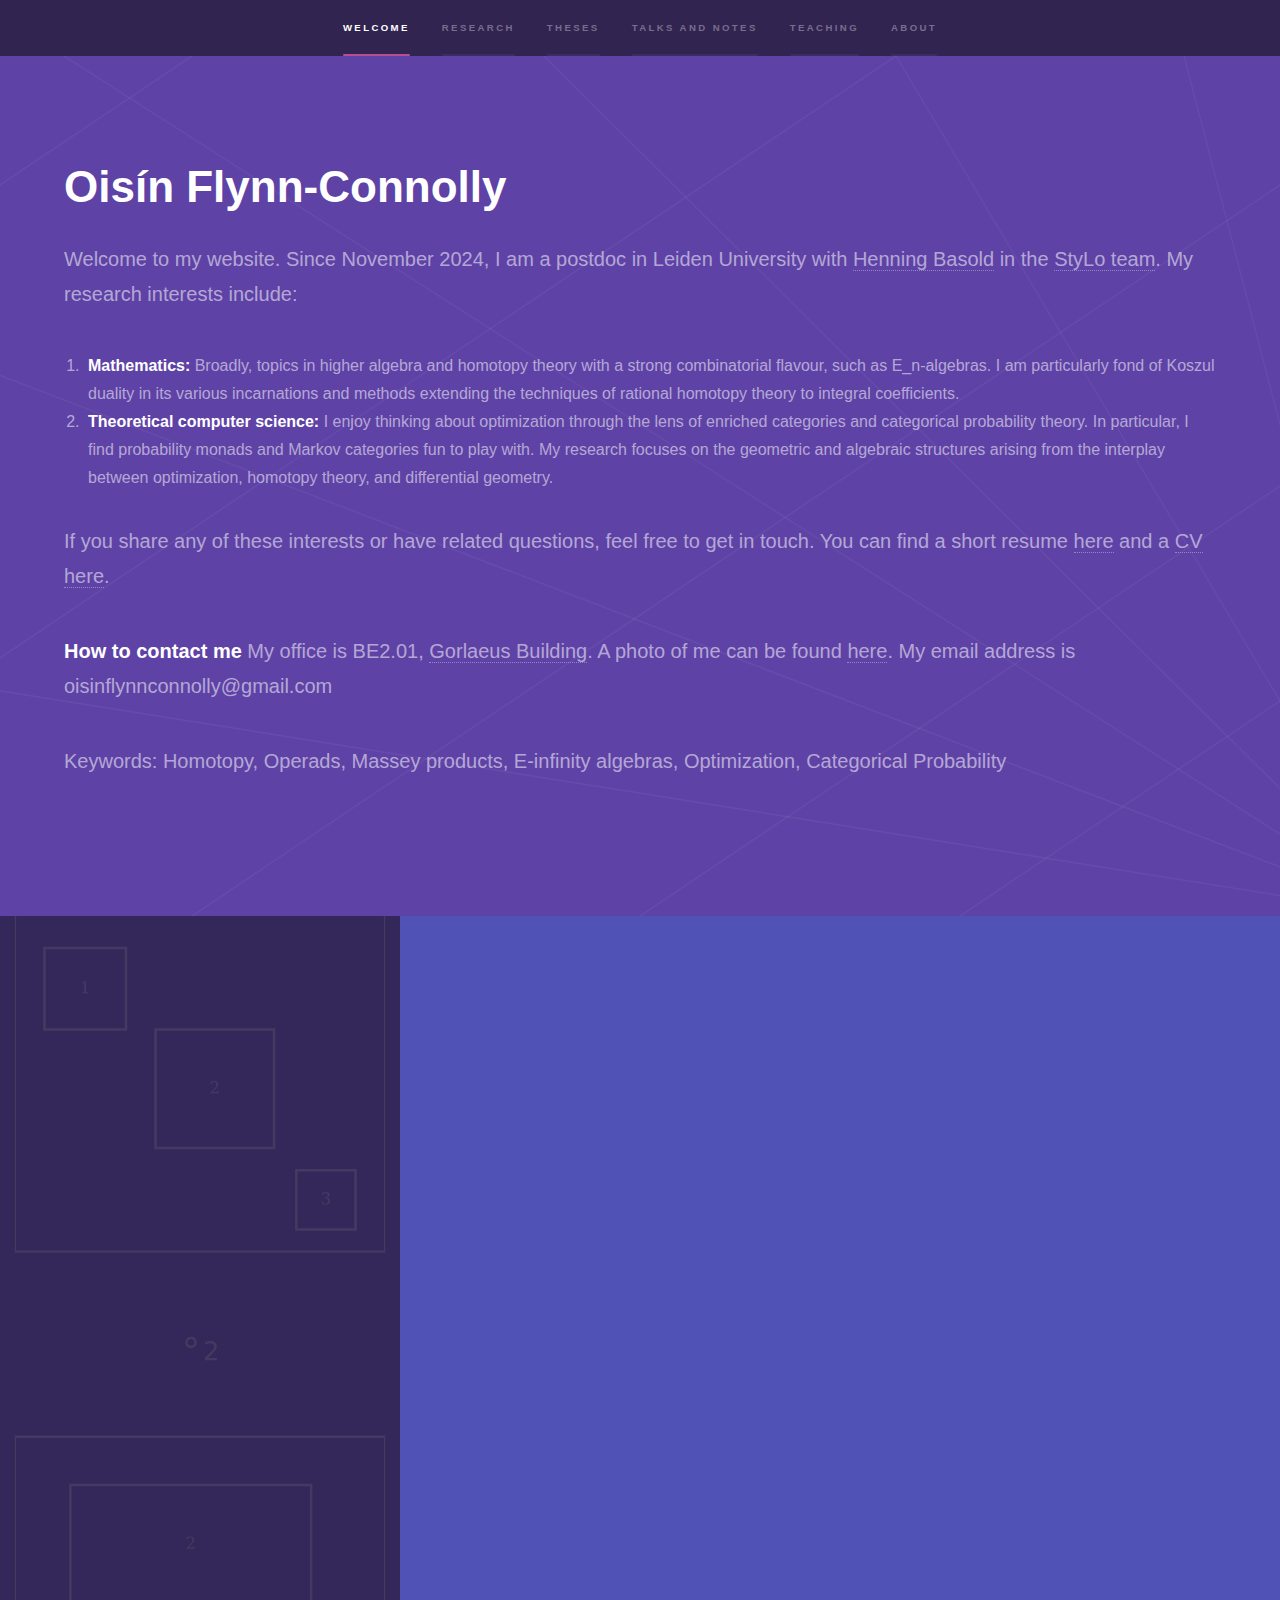
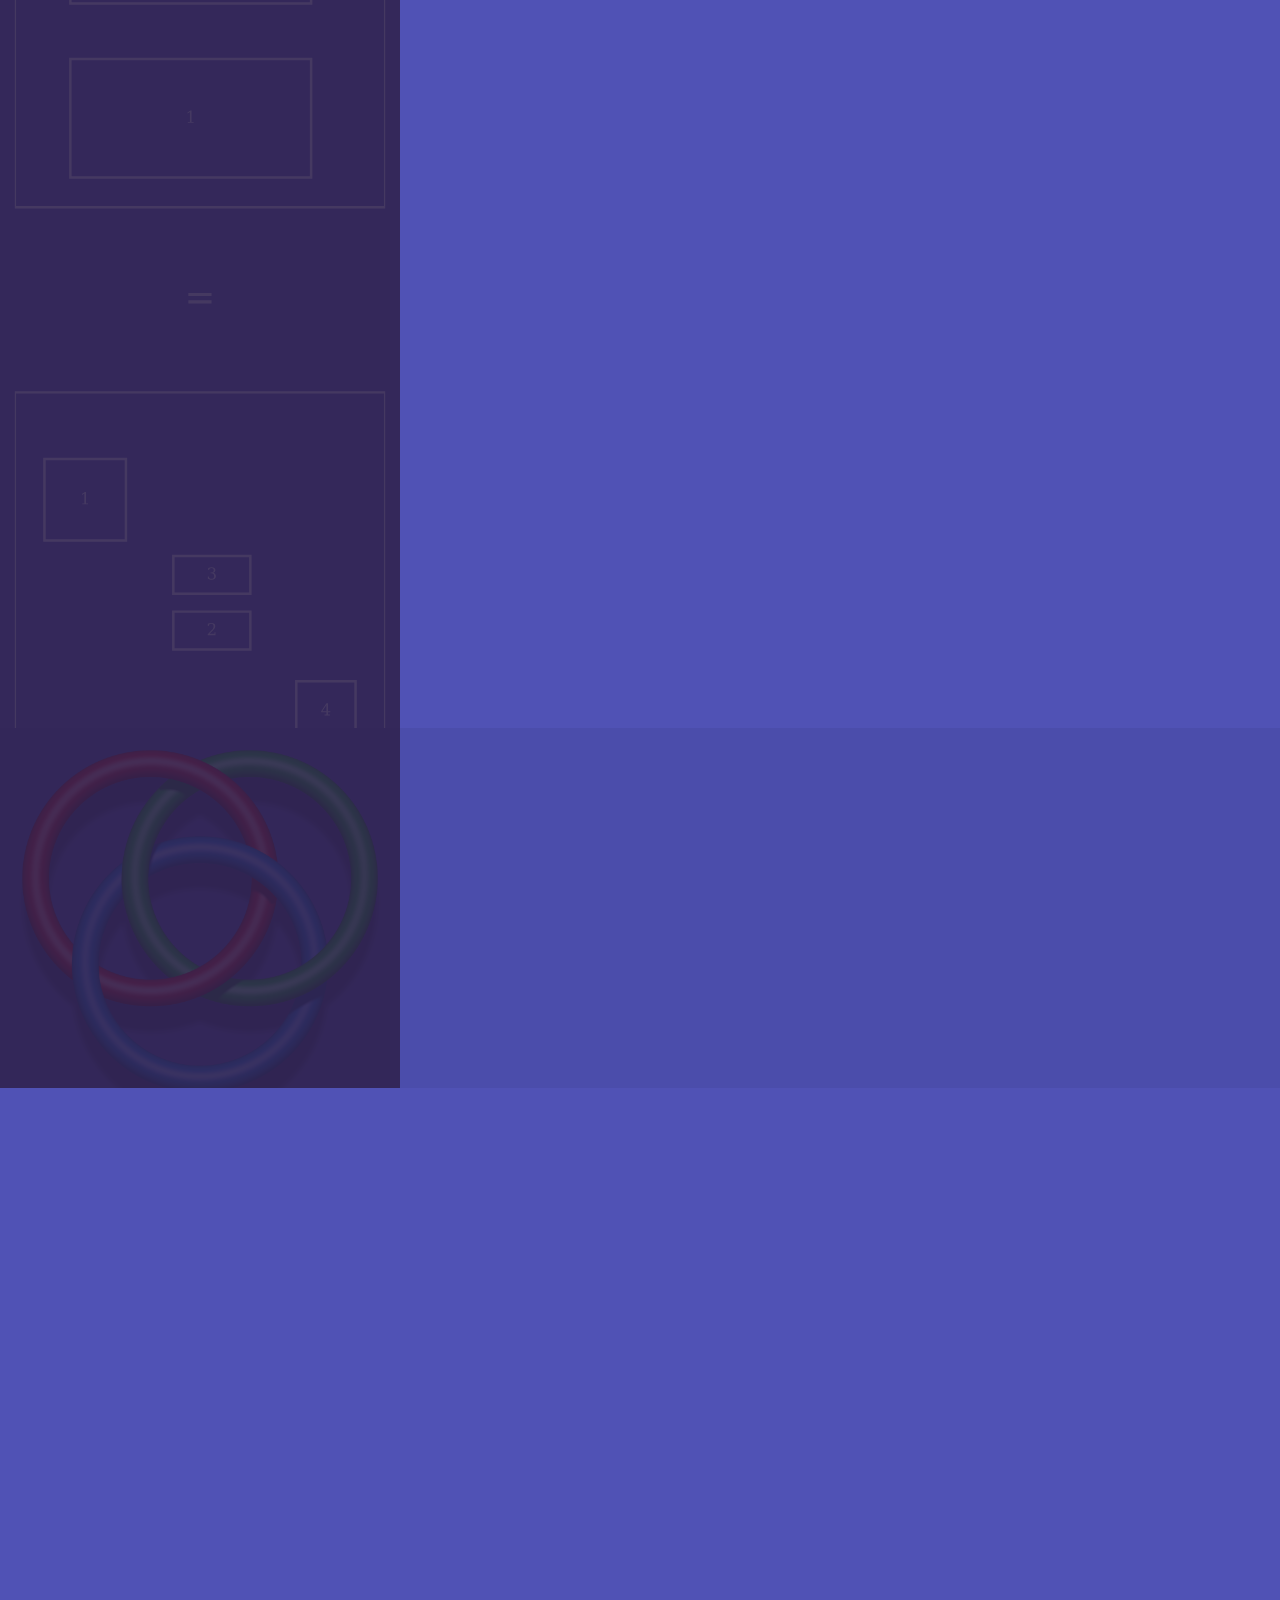
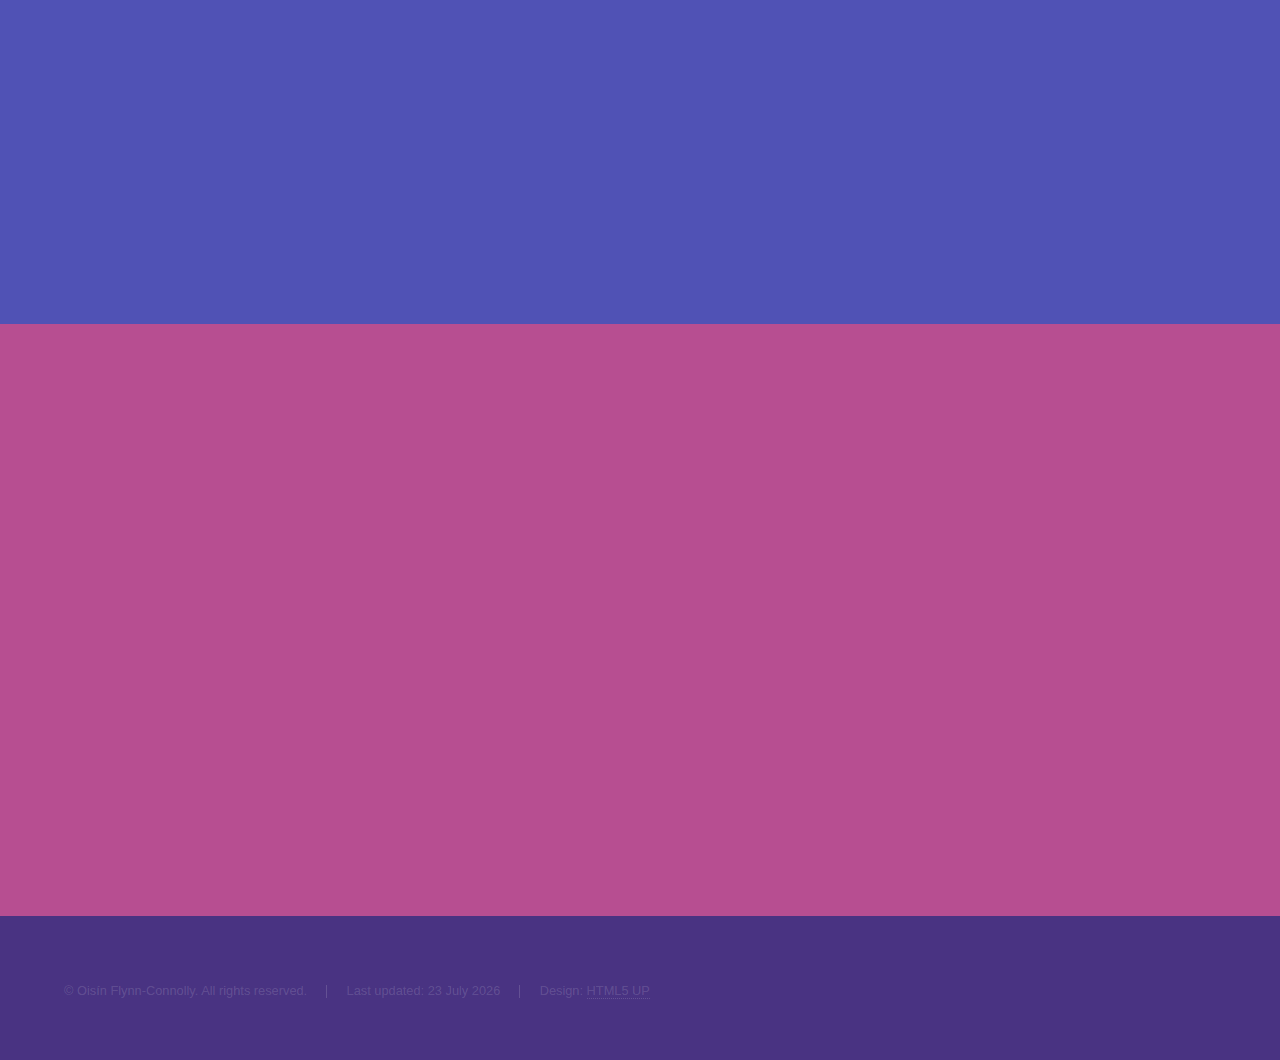
<file: index.html>
<!DOCTYPE HTML>
<!--
	Hyperspace by HTML5 UP
	html5up.net | @ajlkn
	Free for personal and commercial use under the CCA 3.0 license (html5up.net/license)
-->
<html lang="en">
	<head>
		<title>Oisín Flynn-Connolly | Postdoctoral Researcher</title>
		<meta charset="utf-8" />
		<link rel="icon" type="image/svg+xml" href="/favicon.svg" />
		<meta name="description" content="Academic website of Oisín Flynn-Connolly, postdoc at Leiden University. Research in homotopy theory, operads, Massey products, E-infinity algebras, and categorical probability." />
		<meta name="viewport" content="width=device-width, initial-scale=1" />
		<link rel="canonical" href="https://flynncoo.github.io/" />
		<meta property="og:title" content="Oisín Flynn-Connolly | Mathematician" />
		<meta property="og:description" content="Postdoc at Leiden University. Research in homotopy theory, operads, Koszul duality, and categorical probability." />
		<meta property="og:url" content="https://flynncoo.github.io/" />
		<meta property="og:type" content="website" />
		<meta name="keywords" content="Oisín Flynn-Connolly, homotopy theory, operads, Massey products, E-infinity algebras, Koszul duality, categorical probability, Leiden University" />
		<link rel="stylesheet" href="assets/css/main.css" />
		<noscript><link rel="stylesheet" href="assets/css/noscript.css" /></noscript>

	<!-- Google tag (gtag.js) -->
<script async src="https://www.googletagmanager.com/gtag/js?id=G-9X3KFNKSCT"></script>
<script>
  window.dataLayer = window.dataLayer || [];
  function gtag(){dataLayer.push(arguments);}
  gtag('js', new Date());

  gtag('config', 'G-9X3KFNKSCT');
</script>
<script>
  function ToggleVisibility(divId) {
    var x = document.getElementById(divId);
    if (x.style.display === "none") {
      x.style.display = "block";
    } else {
      x.style.display = "none";
    }
  }
</script>
</head>
	<body class="is-preload">

		<!-- Sidebar -->
			<section id="sidebar">
				<div class="inner">
					<nav>
						<ul>
							<li><a href="#intro">Welcome</a></li>
							<li><a href="#research">Research</a></li>
							<li><a href="#theses">Theses</a></li>
							<li><a href="#talks">Talks and notes</a></li>
							<li><a href="#teaching">Teaching</a></li>
							<li><a href="about.html">About</a></li>
						</ul>
					</nav>
				</div>
			</section>

		<!-- Wrapper -->
			<div id="wrapper">

				<!-- Intro -->
					<section id="intro" class="wrapper style1 fullscreen fade-up">
						<div class="inner">
							<h1>Oisín Flynn-Connolly</h1>
							<p>Welcome to my website. Since November 2024, I am a postdoc in Leiden University with <a href ="https://liacs.leidenuniv.nl/~basoldh/">Henning Basold</a> in the <a href ="https://stylo.liacs.nl/">StyLo team</a>. My research interests include:</p>
								<ol>
									<li><strong>Mathematics:</strong> Broadly, topics in higher algebra and homotopy theory with a strong combinatorial flavour, such as E_n-algebras.
									I am particularly fond of Koszul duality in its various incarnations and methods extending the techniques of rational homotopy theory to integral coefficients. </li>
								    <li><strong>Theoretical computer science:</strong> I enjoy thinking about optimization through the lens of enriched categories and categorical probability theory. In particular, I find probability monads and Markov categories fun to play with. My research focuses on the geometric and algebraic structures arising from the interplay between optimization, homotopy theory, and differential geometry.</li>
								</ol>
<p>If you share any of these interests or have related questions, feel free to get in touch. You can find a short resume <a href="https://flynncoo.github.io/about.html">here</a> and a <a href="pdfs/CV/CV.pdf">CV here</a>.</p>

<p> <b>How to contact me</b> My office is BE2.01, <a href="https://maps.app.goo.gl/2hQ2gR9qrvbrmHyT7">Gorlaeus Building</a>. A photo of me can be found <a href="images/me.jpg">here</a>. My email address is &#x6f;&#x69;&#x73;&#x69;&#x6e;&#x66;&#x6c;&#x79;&#x6e;&#x6e;&#x63;&#x6f;&#x6e;&#x6e;&#x6f;&#x6c;&#x6c;&#x79;&commat;&#x67;&#x6d;&#x61;&#x69;&#x6c;&period;&#x63;&#x6f;&#x6d </p>

<p>Keywords: Homotopy, Operads, Massey products, E-infinity algebras, Optimization, Categorical Probability</p>

<ul class="actions">
									</ul>

						</div>
					</section>

				<!-- One -->
					<section id="research" class="wrapper style2 spotlights">
<section>
							<a href="https://ncatlab.org/nlab/show/little+cubes+operad" class="image"><img src="images/little_cubes_composition.svg" alt="Composition in the little cubes operad" data-position="center center" style="padding: 15% 0;" /></a>
							<div class="content">
								<div class="inner">
									<h2>Research</h2>
<p>The papers and preprints below are organised by topic.</p>
<p><b>Homotopy theory</b>
</p>
<ol>
<li>A <em>p</em>-adic de Rham complex (<a href ="https://arxiv.org/abs/2501.10164">ArXiv</a>)  <em>New version in preparation</em>  <a onclick="ToggleVisibility(&#39;padic&#39;)">Abstract</a>
            <div id="padic" style="display: none">
               <p><i> [There are issues with this paper all of which stem from a mistake in the proof of Lemma 3.11. I am working on fixing this] This is the second in the sequence of three articles exploring the relationship between
commutative algebras and E<sub>∞</sub>-algebras in characteristic p and mixed characteristic. Given a
topological space X, we construct, in a manner analogous to Sullivan's A<sub>PL</sub>-functor, a strictly
commutative algebra over the p-adic numbers which we call the de Rham forms on X. We show this complex
computes the singular cohomology ring of X. We prove that it is quasi-isomorphic as an
E<sub>∞</sub>-algebra to the Berthelot-Ogus-Deligne décalage of the singular cochains complex with
respect to the p-adic filtration. We show that one
can extract concrete invariants from our model, including Massey products which live in the
torsion part of the cohomology. We show that if X is formal then, except at possibly finitely
many primes, the p-adic de Rham forms on X are also formal.</i></p>
            </div> </li>
<li>An obstruction theory for strictly commutative algebras in positive characteristic (<a href = "https://msp.org/agt/2026/26-2/p12.xhtml">journal</a>, <a href = "https://arxiv.org/pdf/2404.16681">ArXiv</a>) <em>Algebraic and Geometric Topology (2026) </em>
            <a onclick="ToggleVisibility(&#39;art24&#39;)">Abstract</a>
            <div id="art24" style="display: none">
               <p><i>This is chapter 4 in my thesis, which was part of collection looking into the relationship between commutative algebras and E<sub>&infin;</sub> algebras in characteristic p and mixed characteristic. I thought this was a cool topic to study because it seemed to be simplest context in which one needs new ideas from outside the classical operadic calculus to attack. It turned out that some old tools could be tweaked a bit; you could define "higher Massey products for the Frobenius maps" which I called cotriple products (though Fresse products might also have been an appropriate name) as they represent differentials in the cotriple resolution.  In a recent paper, Campos, Petersen, Robert-Nicoud and Wierstra asked about comparisons between commutative and associative quasi-isomorphisms, and we were able to use these products to answer the question in positive characteristic. Finally, the main theorem stated that E<sub>&infin;</sub> algebras are weakly equivalent to commutative algebras if and only if the higher Steenrod operations vanish *coherently*. The necessity of this coherence condition was my main disappointment with the paper - starting the project I had initially hoped that it was more pleasant than formality. On the plus side, I guess this leaves open the possibility of constructing faithful obstructions to future work. </i></p>
            </div>
</li>
<li> Higher order Massey products for algebras over algebraic operads (with José M. Moreno-Fernández) (<a href = "https://arxiv.org/pdf/2304.13411">ArXiv</a>) <em>Submitted</em>
            <a onclick="ToggleVisibility(&#39;massey&#39;)">Abstract</a>
            <div id="massey" style="display: none">
               <p><i>We introduce higher-order Massey products for algebras over algebraic operads. This extends the work of Fernando Muro on secondary ones. We study their basic properties and behavior with respect to morphisms of algebras and operads and give some connections to formality. We prove that these higher-order operations represent the differentials in a naturally associated operadic Eilenberg--Moore spectral sequence. We also study the interplay between particular choices of higher-order Massey products and quasi-isomorphic P<sub>∞</sub>-structures on the homology of a P-algebra. We focus on Koszul operads over a characteristic zero field and explain how our results generalize to the non-Koszul case.</i></p>
            </div>
</li>
<li> A recognition principle for iterated suspensions as coalgebras over the little cubes operad (with José M. Moreno-Fernández and Felix Wierstra)
(<a href = "https://arxiv.org/pdf/2210.00839">ArXiv</a>) <em>Submitted</em>             <a onclick="ToggleVisibility(&#39;rec&#39;)">Abstract</a>
            <div id="rec" style="display: none">
               <p><i>Our main result is a recognition principle for iterated suspensions as coalgebras over the little disks operads. Given a topological operad, we construct a comonad in pointed topological spaces endowed with the wedge product. We then prove an approximation theorem that shows that the comonad associated to the little n-cubes operad is weakly equivalent to the comonad Σ&#8319;Ω&#8319; arising from the suspension-loop space adjunction. Finally, our recognition theorem states that every little n-cubes coalgebra is homotopy equivalent to an n-fold suspension. These results are the Eckmann--Hilton dual of May's foundational results on iterated loop spaces.</i></p>
            </div>
</li>
	 <li> Simplicial coendomorphism operads and coalgebras  (<a href="pdfs/papers/Simplicial_endomorphism_operads_and_coalgebras.pdf">local</a>), <em>Submitted</em>             <a onclick="ToggleVisibility(&#39;en&#39;)">Abstract</a>
            <div id="en" style="display: none">
               <p><i>  In recent work of Moreno-Fernandez, Wierstra and the author, a coendomorphism operad in the category of pointed topological spaces endowed with the wedge sum was introduced. In this paper, using Kan's $\exi$-functor, we construct an analogue completely internal to the category of simplicial sets with the goal of defining simplicial coalgebras. As an application, we show that simplicial $n$-fold suspensions are coalgebras up to coherent homotopy over the Barratt--Eccles $E_n$-operad.</i></p>
            </div>
</li>
<li>Three Schur functors related to pre-Lie algebras (with Vladimir Dotsenko) (<a href = "https://www.cambridge.org/core/journals/mathematical-proceedings-of-the-cambridge-philosophical-society/article/abs/three-schur-functors-related-to-prelie-algebras/2A29183971A52031B1F4E2903342C995">journal</a>, <a href="https://arxiv.org/pdf/2001.00780">ArXiv </a>) <em>Mathematical Proceedings of Cambridge Philosophical Society (2024)</em>
            <a onclick="ToggleVisibility(&#39;preLie&#39;)">Abstract</a>
            <div id="preLie" style="display: none">
               <p><i>We give explicit combinatorial descriptions of three Schur functors arising in the theory of pre-Lie algebras. The first of them leads to a functorial description of the underlying vector space of the universal enveloping pre-Lie algebra of a given Lie algebra, strengthening the PBW theorem of Segal. The two other Schur functors provide functorial descriptions of the underlying vector spaces of the universal multiplicative enveloping algebra and of the module of Kähler differentials of a given pre-Lie algebra. An important consequence of such descriptions is an interpretation of the cohomology of a pre-Lie algebra with coefficients in a module as a derived functor for the category of modules over the universal multiplicative enveloping algebra.</i></p>
            </div>

</li></ol>
<p><b>Theoretical Computer Science</b>
	<ol>
<li>Central limits via dilated categories (with Henning Basold, Chase Ford and Hao Wang) <em>Submitted</em>  <a onclick="ToggleVisibility(&#39;clt&#39;)">Abstract</a>
            <div id="clt" style="display: none">
               <p><i>  The Central Limit Theorem (CLT) establishes that sufficiently large sequences of independent and identically distributed random variables converge in probability to a normal distribution. This makes the CLT a fundamental building block of statistical reasoning and, by extension, in reasoning about computing systems that are based on statistical inference such as probabilistic programing languages, programs with optimisation, and machine learning components.
However, there is no general theory of CLT-like results currently, which forces practitioners to redo proofs without having a good handle on the essential ingredients of CLT-type results. In this paper, we introduce dilated seminorm-enriched category theory as a unifying framework for central limits, and we establish an abstract central limit theorem within that framework. We illustrate how a strengthened version of the classical CLT and the law of large numbers can be obtained as instances of our framework. Moreover, we derive from our framework a novel central limit theorem for symplectic manifolds, the CLT for observables, which finds applications in statistical mechanics.</i></p>
            </div> </li>
	</ol>
<p><b>Number Theory</b></p>
<ol>
<li>On the divisibility of sums of Fibonacci numbers  (<a href="https://math.colgate.edu/~integers/z87/z87.pdf">journal</a>, <a href="https://arxiv.org/abs/2504.09938">ArXiv</a>), <em>Integers: Electronic Journal of Combinatorial Number Theory (2025)</em> <a onclick="ToggleVisibility(&#39;fibonacci&#39;)">Abstract</a>
            <div id="fibonacci" style="display: none">
               <p><i>We show that for infinitely many odd integers $n$, the sum of the first $n$ Fibonacci numbers is divisible by $n$. This resolves a conjecture of Fatehizadeh and Yaqubi. Comments: As of February 2026, this is the fastest paper I have ever written; it took only about a weekend after becoming obsessed with the problem (after randomly happening upon while googling something else).  It is also the only paper that I have ever used a computer for - after guessing recursion was key, I used Python to find some examples and eventually to spot the pattern the paper is based on.</i></p>
            </div> </li>
</ol>
<p><b>Expository</b></p>
<ol>
<li>On associative and commutative differential graded algebras in positive characteristic  (<a href="https://link.springer.com/article/10.1007/s00283-025-10472-4">journal</a>, <a href="pdfs/papers/On_associative_and_commutative_differential_graded_algebras_in_positive_characteristic (1).pdf">local</a>), <em>Mathematical Intelligencer (2026)</em> <a onclick="ToggleVisibility(&#39;acc&#39;)">Abstract</a>
            <div id="acc" style="display: none">
               <p><i>This is an expository paper, explaining one of the constructions in "An obstruction theory for strictly commutative algebras in positive characteristic" to the general reader. </i></p>
            </div> </li>
</ol>
<p><b>In preparation</b></p>
<p>These articles currently exist as the final two chapters of <a href="pdfs/theses/PhD_thesis__ED_version_.pdf">my thesis</a> and will hopefully be adapted into articles shortly.</p>
<ol>
<li>Homotopically, E-infinity algebras do not generalise commutative dg-algebras <a onclick="ToggleVisibility(&#39;noteq&#39;)">Abstract</a>
            <div id="noteq" style="display: none">
               <p><i>This is the third article exploring the relationship between commutative algebras and E<sub>∞</sub>-
algebras in characteristic p and mixed characteristic. In this paper, we show that, in characteristic
2, the homotopy category of strictly commutative dg-algebras does not form a subcategory of
the homotopy category of E<sub>∞</sub>-algebras. This is done by constructing a explicit example of two
strictly commutative algebras that are quasi-isomorphic in the category of E<sub>∞</sub>-algebras but not
the category of strictly commutative algebras. The construction is based on the theory of cotriple
operations.</i></p>
            </div> </li>
<li>A higher Hochschild-Konstant-Rosenberg Theorem and the Deligne conjecture <a onclick="ToggleVisibility(&#39;hkr&#39;)">Abstract</a>
            <div id="hkr" style="display: none">
               <p><i>We prove a generalisation of the Hochschild–Kostant–Rosenberg theorem that holds for all
commutative algebras and formal spaces. Using a A<sub>∞</sub>-version of the coendomorphism operad,
we define the notion of a coalgebra on the Hochschild homology. Finally, we specialise to the case
of iterated suspensions and construct the E<sub>n+1</sub>-coalgebra coming from the Deligne conjecture
on a model for the Hochschild chain complex.</i></p>
            </div> </li>
</ol>

<p><b>Ongoing projects</b></p>
<ol>
	<li>A categorical approach to optimization (with Henning Basold, Chase Ford and Hao Wang) <a onclick="ToggleVisibility(&#39;gauss&#39;)">Abstract</a>
            <div id="gauss" style="display: none">
               <p><i>This project aims to study optimization processes through the lens of enriched category theory. First, we developed machinery for understanding the Central Limit Theorem and analytic convergence in an algebraic and categorical context. Second, we will apply this to model Stochastic Differential Equations within the category of diffeological spaces. Finally, we hope to conclude the project by integrating homotopy theory in order to study homotopical optimization processes. </i></p>
            </div> </li>
</ol>

								</div>
							</div>
						</section>
						<section id="theses">
							<a href="https://en.wikipedia.org/wiki/Massey_product" class="image"><img src="images/BR.png" alt="Borromean rings illustrating Massey products" data-position="top center" style="padding: 15% 0;" /></a>
							<div class="content">
								<div class="inner">
<h2>Theses</h2>
<ol>
<li>PhD thesis: <em> Higher commutativity in algebra and algebraic topology</em> (<a href="https://theses.hal.science/tel-04974557">HAL</a>, <a href="pdfs/theses/PhD_thesis__ED_version_.pdf">pdf</a>), defended 4/10/24 (<a href ="pdfs/talks/PhD_defence (7).pdf">slides</a>), supervised by Grégory Ginot</li>
<li>Master thesis: <em>The homotopy theory of the little n-discs operad</em> (<a href="pdfs/theses/master_thesis.pdf">pdf</a>), defended 17/07/20 (<a href ="pdfs/talks/Master_Defense.pdf">slides</a>), supervised by Felix Wierstra</li>
</ol>

								</div>
							</div>
						</section>

					</section>
<section id="talks" class="wrapper style2 fade-up">
						<div class="inner">
<h2>Talks and notes</h2>

<b>Research talks</b>
<ol>
<li><a href="https://www.kth.se/math/kalender/topactivities/oisin-flynn-connolly-determinant-massey-product-1.1436998" style="color:inherit;text-decoration:none;"><em>Determinant Massey products</em></a>, November 2025, Topological Activities seminar, Stockholm University
</li>
<li><em>Co-Eilenberg Moore categories for operads</em>, March 2025, NetTCS, University of Twente
</li>
<li><em>Corecognition for iterated suspensions</em>, February 2025, Theory seminar, Leiden University</li>
<li><em>Corecognition for iterated suspensions</em>, October 2024, <a href="https://indico.math.cnrs.fr/event/12304/">Rencontre 2024 de Topologie algébrique</a>, Toulouse</li>
<li><a href="https://math.univ-lille.fr/detail-event/tba-oisin-flynn-connolly" style="color:inherit;text-decoration:none;"><em>Strictly commutative algebra in positive characteristic</em></a>, September 2024, Séminaire « Topologie », Université de Lille. <a href="pdfs/talks/lille_talk.pdf">Slides</a></li>
<li><a href="https://indico.math.cnrs.fr/event/12359/" style="color:inherit;text-decoration:none;"><em>Strictly commutative algebra in positive characteristic</em></a>, September 2024, Séminaire d'Homotopie et Géométrie Algébrique, Université de Toulouse. <a href="pdfs/talks/toulouse_talk.pdf">Slides</a></li>
<li><em>Higher invariants in homotopy theory</em>, August 2024,  <a href="http://ims2024.martinmathieu.net/">37th Annual Meeting of the Irish Mathematical Society</a>, Belfast. <a href="pdfs/talks/Belfast_Talk.pdf">Slides</a></li>
<li><em>Strictly commutative algebra in positive characteristic</em>, February 2024,Seminar of Algebra, Seville University <a href="pdfs/talks/Sevilla_Presentation.pdf">Slides</a></li>
<li><a href="https://www.kth.se/math/kalender/topactivities/oisin-flynn-connolly-strictly-commutative-dg-algebras-in-positive-characteristic-1.1308445" style="color:inherit;text-decoration:none;"><em>Strictly commutative algebra in positive characteristic</em></a>, January 2024, Topological Activities seminar, Stockholm University</li>
<li><a href="https://math.univ-lille.fr/detail-event/default-59e18b4661" style="color:inherit;text-decoration:none;"><em>The geometry of iterated suspensions</em></a>, November 2023, Séminaire « Topologie », Université de Lille</li>
<li><em>p-adic homotopy theory</em>, November 2023, seminar of  Universidad de Malaga </li>
<li><em>The geometry of iterated suspensions</em>, October 2023, Séminaire de l'équipe Topologie Algébrique, Université Sorbonne Paris Nord</li>
</ol>


<b>Poster presentations</b>
							<ol>
<li><em>Corecognition for iterated suspensions </em>, July 2023, Young Topologist's Meeting, Lausanne. <a href="pdfs/talks/EPFL_Poster_Presentation.pdf">Poster</a></li>
<li><em>Corecognition for iterated suspensions</em>, September 2023, 36th Meeting of the Irish Mathematical Society</li>
							</ol>

<b>Expository talks</b>
							<ol>
<li><em>Homotopy Probability Theory I, II (3 talks) </em>, March-April 2025, STyLo probability seminar, Leiden University</li>
<li><em>Groebner bases and automated theorem proving</em>, April 2024, PhD student seminar of  USPN</li>
<li><em>Introduction to ∞-categories</em>, November 2022, PhD topology seminar of  USPN</li>
							</ol>

						A complete list of attended conferences and research visits may be found on my <a href ="activities.html">Activities page.</a>
							</section>
					</section>

				<!-- Three -->

<section id="teaching" class="wrapper style3 fade-up">
						<div class="inner">

<h2>Teaching</h2>
<p><b>Classes</b></p>
<b>2025-2026</b>
<ol>
<li><em>Mathematical Structures in Computer Science (lecturer and tutorial supervision)</em>, third year, Leiden University </li>
</ol>

<b>2020-2021</b>
<ol>
<li><em>Analyse 2 (chargé de TD)</em>, first year, USPN </li>
<li><em>Algèbre 6 (chargé de TD)</em>, third year, USPN</li>
</ol>
<b>2018-2019</b>
<ol>
<li>Trinity Access Program - <em> Maths for STEM component</em> (tutorial supervision), first year, Trinity College Dublin</li>
</ol>

<b>Student supervision</b>
							<ol>
								<li>Jamie Wiskerke (joint supervision with H. Basold and  R. Hazra), <em>Probability theory in the Category of Diffeological Spaces</em> (Bachelor)</li>
							</ol>
								</section>
					</section>


		<!-- Footer -->
			<footer id="footer" class="wrapper style1-alt">
				<div class="inner">
					<ul class="menu">
						<li>&copy; Oisín Flynn-Connolly. All rights reserved.</li><li>Last updated: <span id="last-updated"></span></li><li>Design: <a href="http://html5up.net">HTML5 UP</a></li>
					</ul>
				</div>
			</footer>
			</div>
		<!-- Scripts -->
			<script src="assets/js/jquery.min.js"></script>
			<script src="assets/js/jquery.scrollex.min.js"></script>
			<script src="assets/js/jquery.scrolly.min.js"></script>
			<script src="assets/js/browser.min.js"></script>
			<script src="assets/js/breakpoints.min.js"></script>
			<script src="assets/js/util.js"></script>
			<script src="assets/js/main.js"></script>
			<script>
				document.getElementById('last-updated').textContent =
					new Date(document.lastModified).toLocaleDateString('en-GB', { day: 'numeric', month: 'long', year: 'numeric' });
			</script>

	</body>
</html>
</file>
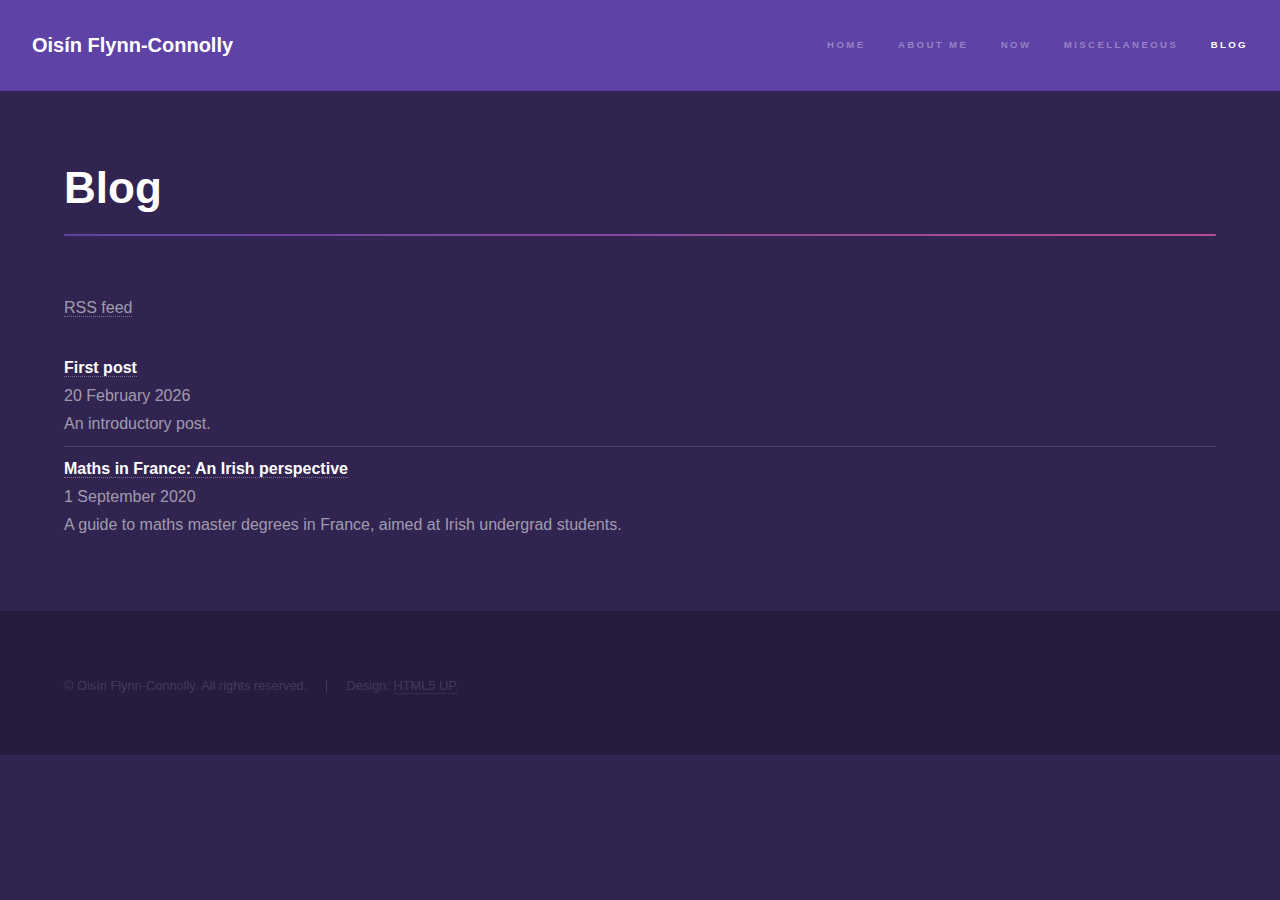
<file: blog/index.html>
<!DOCTYPE HTML>
<!--
	Hyperspace by HTML5 UP
	html5up.net | @ajlkn
	Free for personal and commercial use under the CCA 3.0 license (html5up.net/license)
-->
<html lang="en">
	<head>
		<title>Blog | Oisín Flynn-Connolly</title>
		<meta charset="utf-8" />
		<link rel="icon" type="image/svg+xml" href="/favicon.svg" />
		<meta name="viewport" content="width=device-width, initial-scale=1, user-scalable=no" />
		<link rel="stylesheet" href="../assets/css/main.css" />
		<noscript><link rel="stylesheet" href="../assets/css/noscript.css" /></noscript>
		<link rel="alternate" type="application/rss+xml" title="Oisín Flynn-Connolly — Blog" href="https://flynncoo.github.io/blog/feed.xml" />
		<meta property="og:title" content="Blog | Oisín Flynn-Connolly" />
		<meta property="og:description" content="Blog posts by Oisín Flynn-Connolly on mathematics, theoretical computer science, and academic life." />
		<meta property="og:url" content="https://flynncoo.github.io/blog/" />
		<meta property="og:type" content="website" />
	</head>
	<!-- Google tag (gtag.js) -->
	<script async src="https://www.googletagmanager.com/gtag/js?id=G-9X3KFNKSCT"></script>
	<script>
	  window.dataLayer = window.dataLayer || [];
	  function gtag(){dataLayer.push(arguments);}
	  gtag('js', new Date());
	  gtag('config', 'G-9X3KFNKSCT');
	</script>
	<body class="is-preload">

		<!-- Header -->
			<header id="header">
				<a href="../index.html" class="title">Oisín Flynn-Connolly</a>
				<nav>
					<ul>
						<li><a href="../index.html">Home</a></li>
						<li><a href="../about.html">About me</a></li>
						<li><a href="../now.html">Now</a></li>
						<li><a href="../misc.html">Miscellaneous</a></li>
						<li><a href="index.html" class="active">Blog</a></li>
					</ul>
				</nav>
			</header>

		<!-- Wrapper -->
			<div id="wrapper">

				<!-- Main -->
					<section id="main" class="wrapper">
						<div class="inner">
							<h1 class="major">Blog</h1>
							<p><a href="feed.xml">RSS feed</a></p>
							<div id="post-list">
								<p>Loading posts...</p>
							</div>
						</div>
					</section>

			</div>

		<!-- Footer -->
			<footer id="footer" class="wrapper alt">
				<div class="inner">
					<ul class="menu">
						<li>&copy; Oisín Flynn-Connolly. All rights reserved.</li><li>Design: <a href="http://html5up.net">HTML5 UP</a></li>
					</ul>
				</div>
			</footer>

		<!-- Scripts -->
			<script src="../assets/js/jquery.min.js"></script>
			<script src="../assets/js/jquery.scrollex.min.js"></script>
			<script src="../assets/js/jquery.scrolly.min.js"></script>
			<script src="../assets/js/browser.min.js"></script>
			<script src="../assets/js/breakpoints.min.js"></script>
			<script src="../assets/js/util.js"></script>
			<script src="../assets/js/main.js"></script>
			<script>
				fetch('posts.json')
					.then(function(r) { return r.json(); })
					.then(function(posts) {
						posts.sort(function(a, b) { return b.date.localeCompare(a.date); });
						if (posts.length === 0) {
							document.getElementById('post-list').innerHTML = '<p>No posts yet.</p>';
							return;
						}
						var html = '<ul class="alt">';
						posts.forEach(function(post) {
							var dt = new Date(post.date + 'T00:00:00');
							var dateStr = dt.toLocaleDateString('en-GB', { day: 'numeric', month: 'long', year: 'numeric' });
							var slug = post.file.replace(/\.md$/, '');
							html += '<li>'
								+ '<strong><a href="post.html?post=' + slug + '">' + post.title + '</a></strong>'
								+ '<br><small>' + dateStr + '</small>'
								+ (post.description ? '<br>' + post.description : '')
								+ '</li>';
						});
						html += '</ul>';
						document.getElementById('post-list').innerHTML = html;
					})
					.catch(function() {
						document.getElementById('post-list').innerHTML = '<p>Could not load posts.</p>';
					});
			</script>

	</body>
</html>
</file>
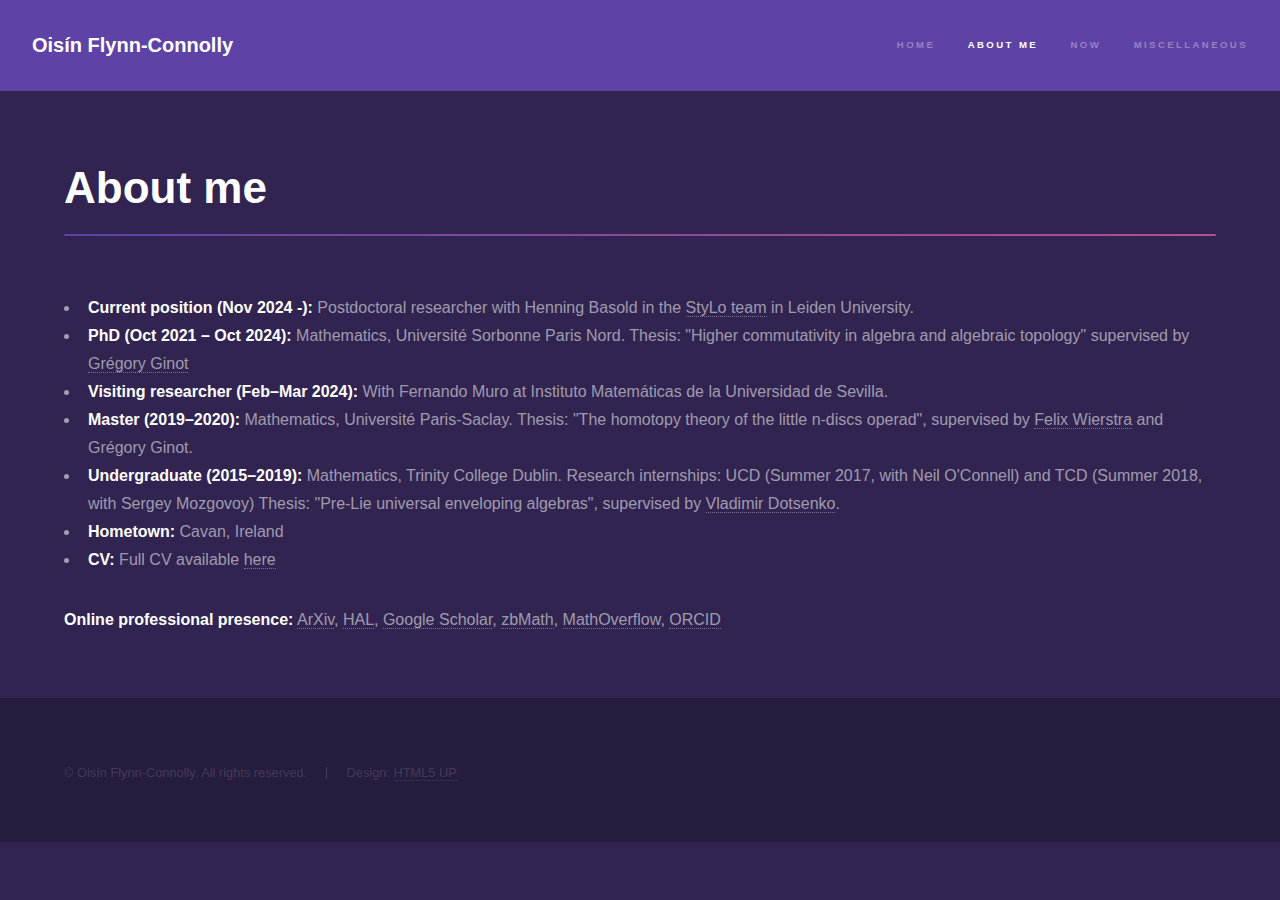
<file: about.html>
<!DOCTYPE HTML>
<!--
	Hyperspace by HTML5 UP
	html5up.net | @ajlkn
	Free for personal and commercial use under the CCA 3.0 license (html5up.net/license)
-->
<html lang="en">
	<head>
		<title>About | Oisín Flynn-Connolly</title>
		<meta charset="utf-8" />
		<link rel="icon" type="image/svg+xml" href="/favicon.svg" />
		<meta name="description" content="About Oisín Flynn-Connolly, postdoc at Leiden University researching homotopy theory, operads, and categorical probability." />
		<meta name="viewport" content="width=device-width, initial-scale=1, user-scalable=no" />
		<link rel="canonical" href="https://flynncoo.github.io/about.html" />
		<meta property="og:title" content="About | Oisín Flynn-Connolly" />
		<meta property="og:description" content="About Oisín Flynn-Connolly, postdoc at Leiden University researching homotopy theory, operads, and categorical probability." />
		<meta property="og:url" content="https://flynncoo.github.io/about.html" />
		<meta property="og:type" content="website" />
		<link rel="stylesheet" href="assets/css/main.css" />
		<noscript><link rel="stylesheet" href="assets/css/noscript.css" /></noscript>
	</head>
	<!-- Google tag (gtag.js) -->
<script async src="https://www.googletagmanager.com/gtag/js?id=G-9X3KFNKSCT"></script>
<script>
  window.dataLayer = window.dataLayer || [];
  function gtag(){dataLayer.push(arguments);}
  gtag('js', new Date());

  gtag('config', 'G-9X3KFNKSCT');
</script>
	<body class="is-preload">

		<!-- Header -->
			<header id="header">
				<a href="index.html" class="title">Oisín Flynn-Connolly</a>
				<nav>
					<ul>
						<li><a href="index.html">Home</a></li>
						<li><a href="about.html" class="active">About me</a></li>
						<li><a href="now.html">Now</a></li>
						<li><a href="misc.html">Miscellaneous</a></li>
					</ul>
				</nav>
			</header>

		<!-- Wrapper -->
			<section id="main" class="wrapper">
						<div class="inner">
							<h1 class="major">About me</h1>

				<!-- Main -->
    <ul>
      <li><strong>Current position (Nov 2024 -):</strong> Postdoctoral researcher with Henning Basold in the <a href="https://liacs.leidenuniv.nl/~basoldh/team/">StyLo team</a> in Leiden University.</li>
      <li><strong>PhD (Oct 2021 – Oct 2024):</strong> Mathematics, Université Sorbonne Paris Nord. Thesis: "Higher commutativity in algebra and algebraic topology" supervised by <a href="https://www.math.univ-paris13.fr/~ginot/">Grégory Ginot</a></li>
      <li><strong>Visiting researcher (Feb–Mar 2024):</strong> With Fernando Muro at Instituto Matemáticas de la Universidad de Sevilla.</li>
      <li><strong>Master (2019–2020):</strong> Mathematics, Université Paris‑Saclay. Thesis: "The homotopy theory of the little n‑discs operad", supervised by <a href="https://arxiv.org/search/math?searchtype=author&query=Wierstra,+F">Felix Wierstra</a> and Grégory Ginot.</li>
      <li><strong>Undergraduate (2015–2019):</strong> Mathematics, Trinity College Dublin. Research internships: UCD (Summer 2017, with Neil O'Connell) and TCD (Summer 2018, with Sergey Mozgovoy) Thesis: "Pre-Lie universal enveloping algebras", supervised by <a href="https://irma.math.unistra.fr/~dotsenko/">Vladimir Dotsenko</a>.</li>
      <li><strong>Hometown:</strong> Cavan, Ireland</li>
      <li><strong>CV:</strong> Full CV available <a href="pdfs/CV/CV.pdf"> here</a></li>
    </ul>

    <p><b>Online professional presence:</b> 
      <a href="https://arxiv.org/a/flynnconnolly_o_1.html">ArXiv</a>, 
      <a href="https://hal.science/search/index/?q=*&authFullName_s=Ois%C3%ADn%20Flynn-Connolly">HAL</a>, 
      <a href="https://scholar.google.com/citations?user=LCK5XHAAAAAJ&hl=en&oi=sra">Google Scholar</a>, 
      <a href="https://zbmath.org/authors/?q=flynn-connolly.oisin">zbMath</a>, 
      <a href="https://mathoverflow.net/users/529737/ois%c3%adn-flynn-connolly">MathOverflow</a>, 
      <a href="https://orcid.org/0009-0000-1693-3356">ORCID</a>
    </p>

  </div>
</section>

			</div>

		<!-- Footer -->
			<footer id="footer" class="wrapper alt">
				<div class="inner">
					<ul class="menu">
						<li>&copy; Oisín Flynn-Connolly. All rights reserved.</li><li>Design: <a href="http://html5up.net">HTML5 UP</a></li>
					</ul>
				</div>
			</footer>

		<!-- Scripts -->
			<script src="assets/js/jquery.min.js"></script>
			<script src="assets/js/jquery.scrollex.min.js"></script>
			<script src="assets/js/jquery.scrolly.min.js"></script>
			<script src="assets/js/browser.min.js"></script>
			<script src="assets/js/breakpoints.min.js"></script>
			<script src="assets/js/util.js"></script>
			<script src="assets/js/main.js"></script>

	</body>
</html>
</file>
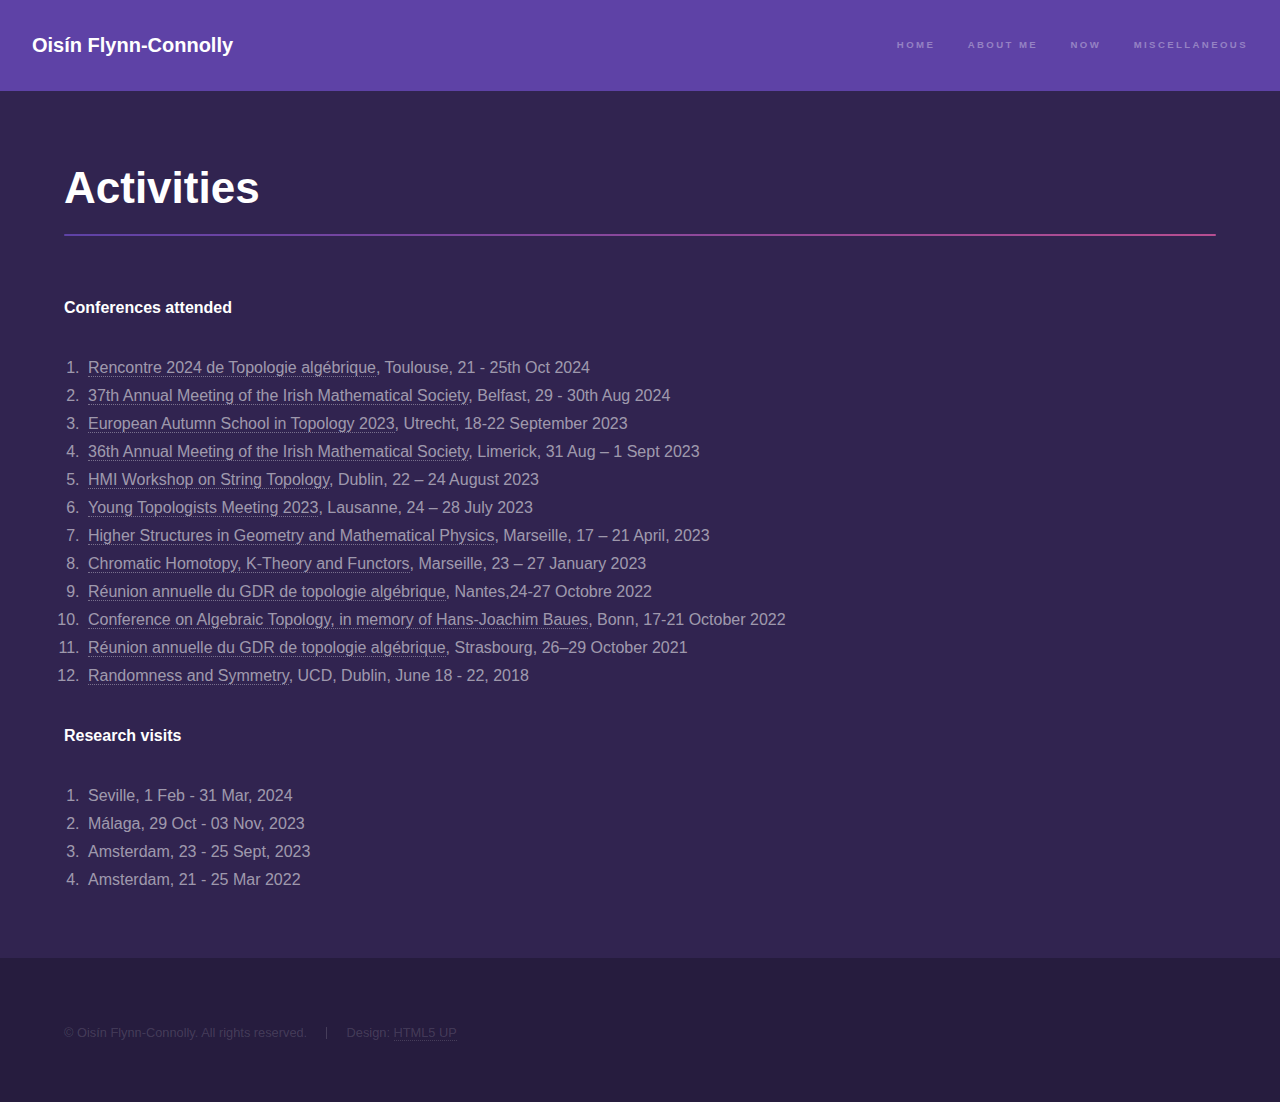
<file: activities.html>
<!DOCTYPE HTML>
<!--
	Hyperspace by HTML5 UP
	html5up.net | @ajlkn
	Free for personal and commercial use under the CCA 3.0 license (html5up.net/license)
-->
<html lang="en">
	<head>
		<title>Activities | Oisín Flynn-Connolly</title>
		<meta charset="utf-8" />
		<link rel="icon" type="image/svg+xml" href="/favicon.svg" />
		<meta name="description" content="Conferences, research visits, and academic activities of Oisín Flynn-Connolly." />
		<meta name="viewport" content="width=device-width, initial-scale=1, user-scalable=no" />
		<link rel="canonical" href="https://flynncoo.github.io/activities.html" />
		<meta property="og:title" content="Activities | Oisín Flynn-Connolly" />
		<meta property="og:description" content="Conferences, research visits, and academic activities of Oisín Flynn-Connolly." />
		<meta property="og:url" content="https://flynncoo.github.io/activities.html" />
		<meta property="og:type" content="website" />
		<link rel="stylesheet" href="assets/css/main.css" />
		<noscript><link rel="stylesheet" href="assets/css/noscript.css" /></noscript>
	</head>
	<!-- Google tag (gtag.js) -->
<script async src="https://www.googletagmanager.com/gtag/js?id=G-9X3KFNKSCT"></script>
<script>
  window.dataLayer = window.dataLayer || [];
  function gtag(){dataLayer.push(arguments);}
  gtag('js', new Date());

  gtag('config', 'G-9X3KFNKSCT');
</script>
	<body class="is-preload">

		<!-- Header -->
			<header id="header">
				<a href="index.html" class="title">Oisín Flynn-Connolly</a>
				<nav>
					<ul>
						<li><a href="index.html">Home</a></li>
						<li><a href="about.html">About me</a></li>
						<li><a href="now.html">Now</a></li>
						<li><a href="misc.html">Miscellaneous</a></li>
					</ul>
				</nav>
			</header>

		<!-- Wrapper -->
			<div id="wrapper">

				<!-- Main -->
					<section id="main" class="wrapper">
						<div class="inner">
							<h1 class="major">Activities</h1>
						
							<p><b>Conferences attended</b></p>
							<ol>
							<li> <a href="https://indico.math.cnrs.fr/event/12304/">Rencontre 2024 de Topologie algébrique</a>, Toulouse, 21 - 25th Oct 2024 </li>
							<li> <a href="http://ims2024.martinmathieu.net/">37th Annual Meeting of the Irish Mathematical Society</a>, Belfast, 29 - 30th Aug 2024 </li>
							<li> <a href="https://www.math.ru.nl/~sagave/east2023/index.html">European Autumn School in Topology 2023</a>, Utrecht, 18-22 September 2023 </li>
							<li> <a href="https://www.ul.ie/scieng/schools-and-departments/department-mathematics-and-statistics/36th-annual-meeting-of-the">36th Annual Meeting of the Irish Mathematical Society</a>, Limerick, 31 Aug – 1 Sept 2023 </li>
							<li> <a href="https://sites.google.com/view/stringtopology/home">HMI Workshop on String Topology</a>, Dublin, 22 – 24 August 2023 </li>
							<li> <a href="https://ytm2023.epfl.ch/">Young Topologists Meeting 2023</a>, Lausanne, 24 – 28 July 2023 </li>
							<li> <a href="https://conferences.cirm-math.fr/2697.html">Higher Structures in Geometry and Mathematical Physics</a>, Marseille, 17 – 21 April, 2023 </li>
							<li> <a href="https://conferences.cirm-math.fr/2339.html">Chromatic Homotopy, K-Theory and Functors</a>, Marseille, 23 – 27 January 2023 </li>
							<li> <a href="https://www.math.sciences.univ-nantes.fr/GDR-Topologie/">Réunion annuelle du GDR de topologie algébrique</a>, Nantes,24-27 Octobre 2022 </li>
							<li> <a href="https://www.mpim-bonn.mpg.de/node/11136">Conference on Algebraic Topology, in memory of Hans-Joachim Baues</a>, Bonn, 17-21 October 2022 </li>
							<li> <a href="https://indico.math.cnrs.fr/event/5722/">Réunion annuelle du GDR de topologie algébrique</a>, Strasbourg, 26–29 October 2021 </li>
							<li> <a href="https://maths.ucd.ie/~noconnell/randsym18/main.html">Randomness and Symmetry</a>, UCD, Dublin, June 18 - 22, 2018 </li>
							</ol>
							<p><b>Research visits</b></p>
							<ol>
							<li>Seville, 1 Feb - 31 Mar, 2024 </li>
							<li>Málaga, 29 Oct - 03 Nov, 2023 </li>
							<li> Amsterdam, 23 - 25 Sept, 2023</li>
							<li> Amsterdam, 21 - 25 Mar 2022</li>
							</ol>

			</div>

		<!-- Footer -->
			<footer id="footer" class="wrapper alt">
				<div class="inner">
					<ul class="menu">
						<li>&copy; Oisín Flynn-Connolly. All rights reserved.</li><li>Design: <a href="http://html5up.net">HTML5 UP</a></li>
					</ul>
				</div>
			</footer>

		<!-- Scripts -->
			<script src="assets/js/jquery.min.js"></script>
			<script src="assets/js/jquery.scrollex.min.js"></script>
			<script src="assets/js/jquery.scrolly.min.js"></script>
			<script src="assets/js/browser.min.js"></script>
			<script src="assets/js/breakpoints.min.js"></script>
			<script src="assets/js/util.js"></script>
			<script src="assets/js/main.js"></script>

	</body>
</html>
</file>
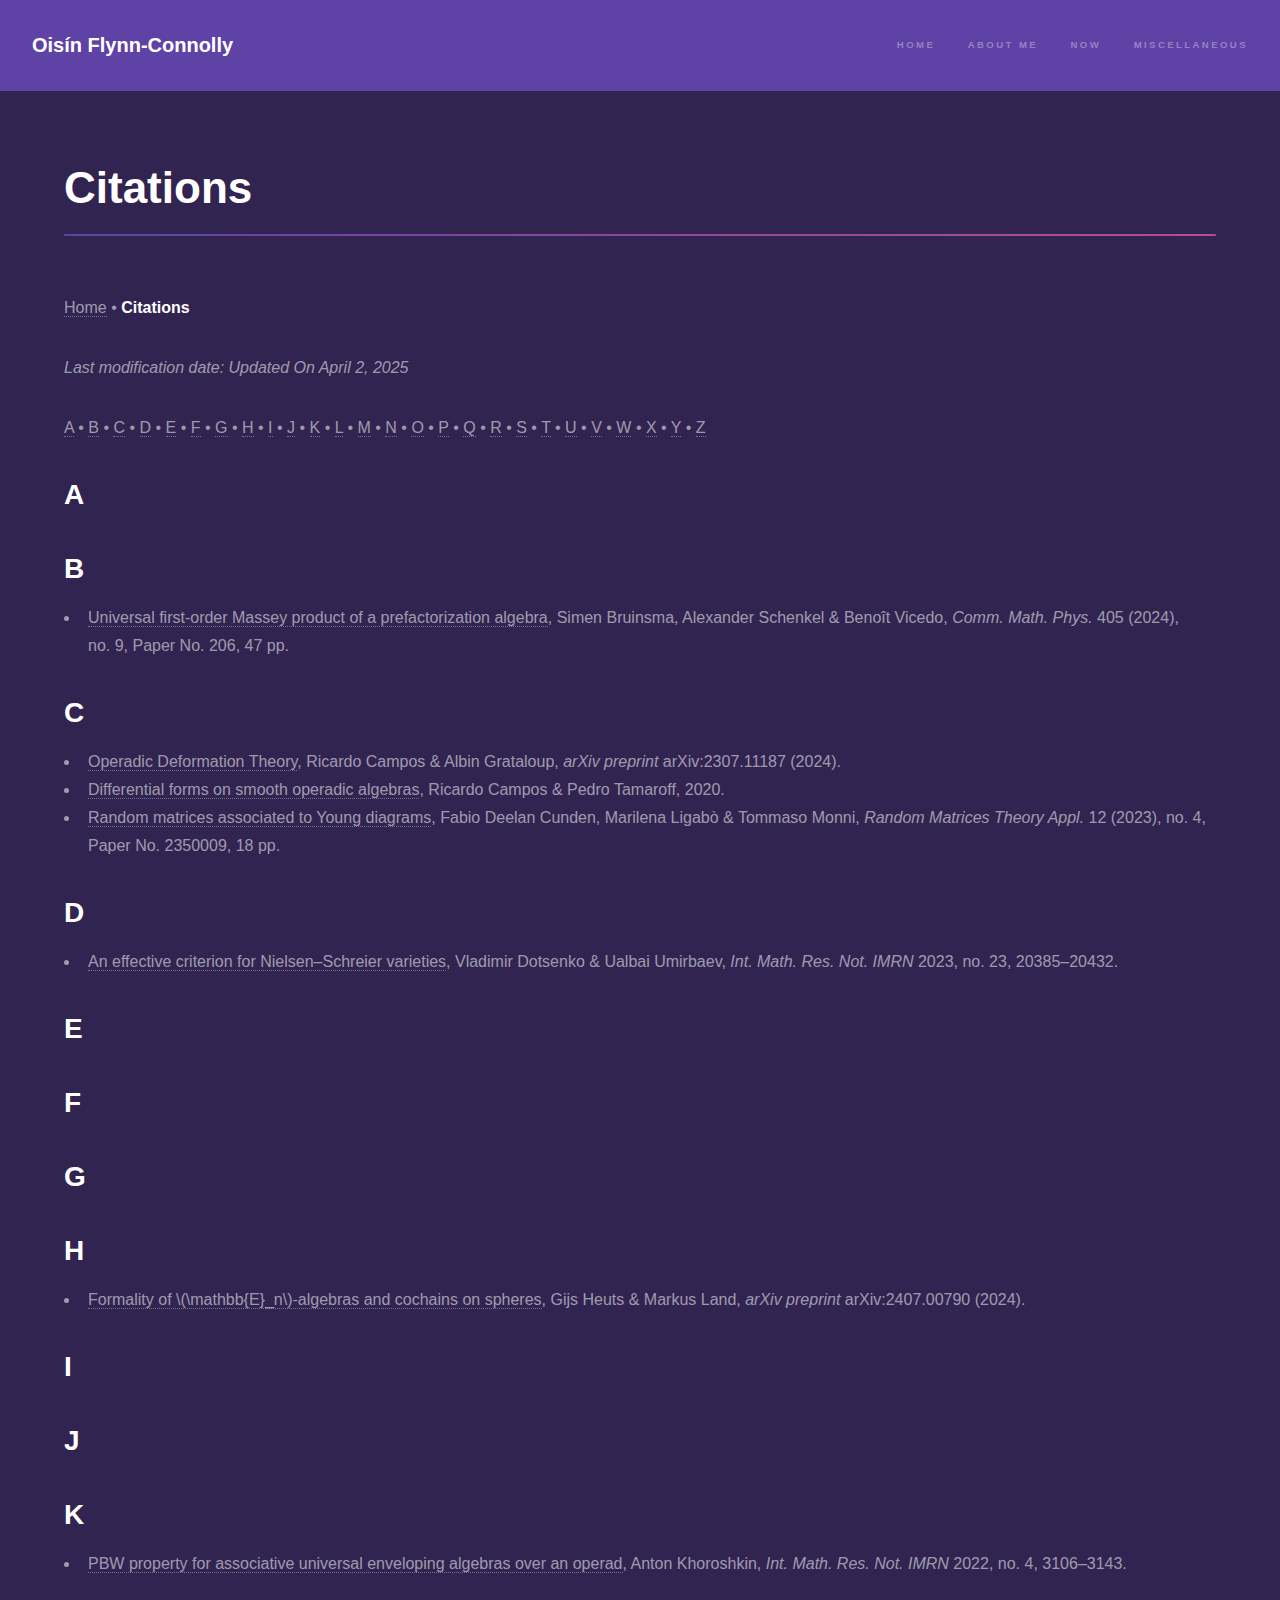
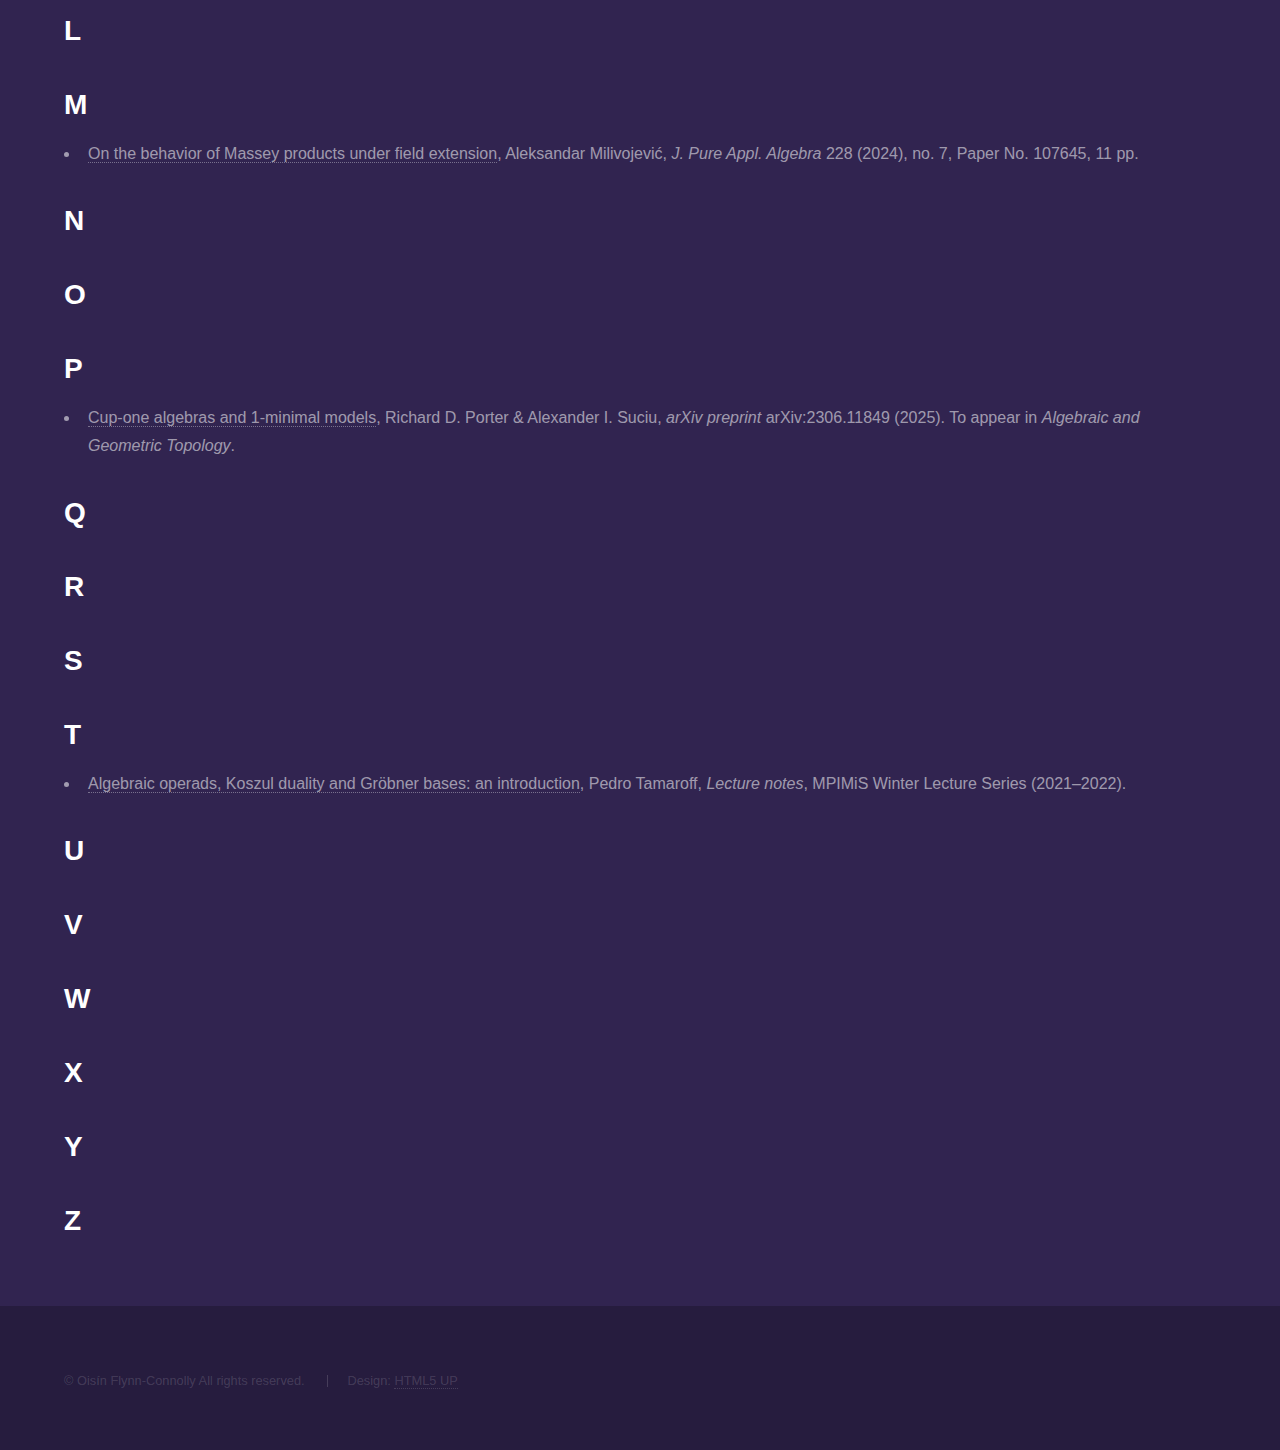
<file: citation.html>
<!DOCTYPE HTML>
<html>
  <head>
    <title>Citation Tracker</title>
    <meta charset="utf-8" />
    <meta name="viewport" content="width=device-width, initial-scale=1, user-scalable=no" />
    <link rel="stylesheet" href="assets/css/main.css" />
    <noscript><link rel="stylesheet" href="assets/css/noscript.css" /></noscript>
  </head>
  <!-- Google tag (gtag.js) -->
  <script async src="https://www.googletagmanager.com/gtag/js?id=G-9X3KFNKSCT"></script>
  <script>
    window.dataLayer = window.dataLayer || [];
    function gtag(){dataLayer.push(arguments);}
    gtag('js', new Date());
    gtag('config', 'G-9X3KFNKSCT');
  </script>
  <body class="is-preload">

    <!-- Header -->
    <header id="header">
      <a href="index.html" class="title">Oisín Flynn-Connolly</a>
      <nav>
        <ul>
          <li><a href="index.html">Home</a></li>
          <li><a href="about.html">About me</a></li>
          <li><a href="now.html">Now</a></li>
          <li><a href="misc.html">Miscellaneous</a></li>
        </ul>
      </nav>
    </header>

    <!-- Wrapper -->
    <div id="wrapper">

      <!-- Main -->
      <section id="main" class="wrapper">
        <div class="inner">
          <h1 class="major">Citations</h1>

          <p><a href="index.html">Home</a> &bull; <strong>Citations</strong></p>
          <p><em>Last modification date: Updated On April 2, 2025</em></p>

          <p class="alphabetical-nav">
            <a href="#A">A</a> • <a href="#B">B</a> • <a href="#C">C</a> • <a href="#D">D</a> •
            <a href="#E">E</a> • <a href="#F">F</a> • <a href="#G">G</a> • <a href="#H">H</a> •
            <a href="#I">I</a> • <a href="#J">J</a> • <a href="#K">K</a> • <a href="#L">L</a> •
            <a href="#M">M</a> • <a href="#N">N</a> • <a href="#O">O</a> • <a href="#P">P</a> •
            <a href="#Q">Q</a> • <a href="#R">R</a> • <a href="#S">S</a> • <a href="#T">T</a> •
            <a href="#U">U</a> • <a href="#V">V</a> • <a href="#W">W</a> • <a href="#X">X</a> •
            <a href="#Y">Y</a> • <a href="#Z">Z</a>
          </p>

          <!-- A: No entries -->
          <h2 id="A">A</h2>
          <ul></ul>

          <!-- B: Bruinsma -->
          <h2 id="B">B</h2>
          <ul>
            <li>
              <a href="#" target="_blank">Universal first-order Massey product of a prefactorization algebra</a>,
              Simen Bruinsma, Alexander Schenkel &amp; Benoît Vicedo,
              <em>Comm. Math. Phys.</em> 405 (2024), no. 9, Paper No. 206, 47 pp.
            </li>
          </ul>

          <!-- C: Campos, Cunden -->
          <h2 id="C">C</h2>
          <ul>
            <li>
              <a href="https://arxiv.org/abs/2307.11187" target="_blank">Operadic Deformation Theory</a>,
              Ricardo Campos &amp; Albin Grataloup,
              <em>arXiv preprint</em> arXiv:2307.11187 (2024).
            </li>
            <li>
              <a href="#" target="_blank">Differential forms on smooth operadic algebras</a>,
              Ricardo Campos &amp; Pedro Tamaroff, 2020.
            </li>
            <li>
              <a href="#" target="_blank">Random matrices associated to Young diagrams</a>,
              Fabio Deelan Cunden, Marilena Ligabò &amp; Tommaso Monni,
              <em>Random Matrices Theory Appl.</em> 12 (2023), no. 4, Paper No. 2350009, 18 pp.
            </li>
          </ul>

          <!-- D: Dotsenko -->
          <h2 id="D">D</h2>
          <ul>
            <li>
              <a href="#" target="_blank">An effective criterion for Nielsen–Schreier varieties</a>,
              Vladimir Dotsenko &amp; Ualbai Umirbaev,
              <em>Int. Math. Res. Not. IMRN</em> 2023, no. 23, 20385–20432.
            </li>
          </ul>

          <!-- E, F, G: No entries -->
          <h2 id="E">E</h2>
          <ul></ul>
          <h2 id="F">F</h2>
          <ul></ul>
          <h2 id="G">G</h2>
          <ul></ul>

          <!-- H: Heuts -->
          <h2 id="H">H</h2>
          <ul>
            <li>
              <a href="https://arxiv.org/abs/2407.00790" target="_blank">Formality of \(\mathbb{E}_n\)-algebras and cochains on spheres</a>,
              Gijs Heuts &amp; Markus Land,
              <em>arXiv preprint</em> arXiv:2407.00790 (2024).
            </li>
          </ul>

          <!-- I, J: No entries -->
          <h2 id="I">I</h2>
          <ul></ul>
          <h2 id="J">J</h2>
          <ul></ul>

          <!-- K: Khoroshkin -->
          <h2 id="K">K</h2>
          <ul>
            <li>
              <a href="#" target="_blank">PBW property for associative universal enveloping algebras over an operad</a>,
              Anton Khoroshkin,
              <em>Int. Math. Res. Not. IMRN</em> 2022, no. 4, 3106–3143.
            </li>
          </ul>

          <!-- L: No entries -->
          <h2 id="L">L</h2>
          <ul></ul>

          <!-- M: Milivojević -->
          <h2 id="M">M</h2>
          <ul>
            <li>
              <a href="#" target="_blank">On the behavior of Massey products under field extension</a>,
              Aleksandar Milivojević,
              <em>J. Pure Appl. Algebra</em> 228 (2024), no. 7, Paper No. 107645, 11 pp.
            </li>
          </ul>

          <!-- N–O: No entries -->
          <h2 id="N">N</h2>
          <ul></ul>
          <h2 id="O">O</h2>
          <ul></ul>

          <!-- P: Porter & Suciu-->
          <h2 id="P">P</h2>
          <ul>
            <li>
              <a href="https://arxiv.org/abs/2306.11849" target="_blank">Cup-one algebras and 1-minimal models</a>,
              Richard D. Porter &amp; Alexander I. Suciu,
              <em>arXiv preprint</em> arXiv:2306.11849 (2025). To appear in <em>Algebraic and Geometric Topology</em>.
            </li>
          </ul>

          <!-- Q–R: No entries -->
          <h2 id="Q">Q</h2>
          <ul></ul>
          <h2 id="R">R</h2>
          <ul></ul>

          <!-- S–U: No entries -->
          <h2 id="S">S</h2>
          <ul></ul>
          <h2 id="T">T</h2>
          <ul>            
		<li>
              <a href="#" target="_blank">Algebraic operads, Koszul duality and Gröbner bases: an introduction</a>,
              Pedro Tamaroff,
              <em>Lecture notes</em>, MPIMiS Winter Lecture Series (2021–2022).
            </li></ul>
          <h2 id="U">U</h2>
          <ul></ul>

          <!-- V–Z: No entries -->
          <h2 id="V">V</h2>
          <ul></ul>
          <h2 id="W">W</h2>
          <ul></ul>
          <h2 id="X">X</h2>
          <ul></ul>
          <h2 id="Y">Y</h2>
          <ul></ul>
          <h2 id="Z">Z</h2>
          <ul></ul>

        </div>
      </section>

      <!-- Footer -->
      <footer id="footer" class="wrapper alt">
        <div class="inner">
          <ul class="menu">
            <li>&copy; Oisín Flynn-Connolly All rights reserved.</li>
            <li>Design: <a href="http://html5up.net">HTML5 UP</a></li>
          </ul>
        </div>
      </footer>

    </div>

    <!-- Scripts -->
    <script src="assets/js/jquery.min.js"></script>
    <script src="assets/js/jquery.scrollex.min.js"></script>
    <script src="assets/js/jquery.scrolly.min.js"></script>
    <script src="assets/js/browser.min.js"></script>
    <script src="assets/js/breakpoints.min.js"></script>
    <script src="assets/js/util.js"></script>
    <script src="assets/js/main.js"></script>

  </body>
</html>
</file>
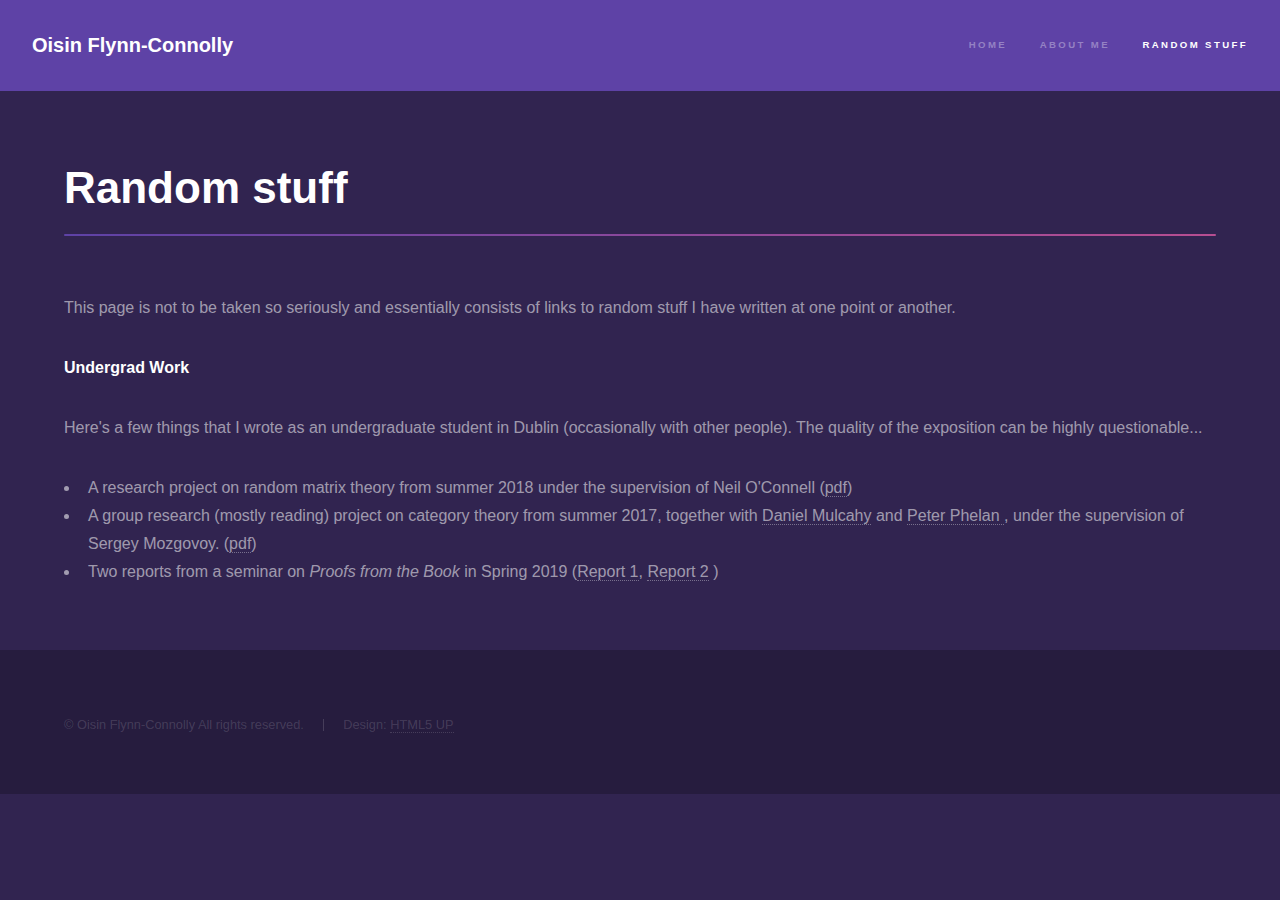
<file: elements.html>
<!DOCTYPE HTML>
<!--
	Hyperspace by HTML5 UP
	html5up.net | @ajlkn
	Free for personal and commercial use under the CCA 3.0 license (html5up.net/license)
-->
<html>
	<head>
		<title>Random things that I've written</title>
		<meta charset="utf-8" />
		<meta name="viewport" content="width=device-width, initial-scale=1, user-scalable=no" />
		<link rel="stylesheet" href="assets/css/main.css" />
		<noscript><link rel="stylesheet" href="assets/css/noscript.css" /></noscript>
	</head>
<!-- Google tag (gtag.js) -->
<script async src="https://www.googletagmanager.com/gtag/js?id=G-9X3KFNKSCT"></script>
<script>
  window.dataLayer = window.dataLayer || [];
  function gtag(){dataLayer.push(arguments);}
  gtag('js', new Date());

  gtag('config', 'G-9X3KFNKSCT');
</script>
	
	<body class="is-preload">

		<!-- Header -->
			<header id="header">
				<a href="index.html" class="title">Oisin Flynn-Connolly</a>
				<nav>
					<ul>
						<li><a href="index.html">Home</a></li>
						<li><a href="generic.html">About me</a></li>
						<li><a href="elements.html"  class="active">Random stuff</a></li>
					</ul>
				</nav>
			</header>

		<!-- Wrapper -->
			<div id="wrapper">

				<!-- Main -->
					<section id="main" class="wrapper">
						<div class="inner">
							<h1 class="major">Random stuff</h1>

							<!-- Text -->
								
<p>This page is not to be taken so seriously and essentially consists of links to random stuff I have written at one point or another.</p>

						<p><b>Undergrad Work</b></p>
							<p>Here's a few things that I wrote as an undergraduate student in Dublin (occasionally with other people). The quality of the exposition can be highly questionable...</p>
							<ul>
								<li>A research project on random matrix theory from summer 2018 under the supervision of Neil O'Connell (<a href="pdfs/Summer2018.pdf">pdf</a>)</li>
								<li>A group research (mostly reading) project on category theory from summer 2017, together with <a href="https://arxiv.org/search/math?searchtype=author&query=Mulcahy,+D">Daniel Mulcahy</a> and <a href = "https://maths.nuigalway.ie/~peterphelan/">Peter Phelan </a>, under the supervision of Sergey Mozgovoy. (<a href="pdfs/Summer2017.pdf">pdf</a>)</li>
								<li>Two reports from a seminar on <i>Proofs from the Book</i> in Spring 2019 (<a href="pdfs/341CR6-2.pdf">Report 1</a>, <a href="pdfs/341CR2-3.pdf">Report 2</a> )</li>
							</ul>
						</div>
					</section>

			</div>

		<!-- Footer -->
			<footer id="footer" class="wrapper alt">
				<div class="inner">
					<ul class="menu">
						<li>&copy; Oisin Flynn-Connolly All rights reserved.</li><li>Design: <a href="http://html5up.net">HTML5 UP</a></li>
					</ul>
				</div>
			</footer>

		<!-- Scripts -->
			<script src="assets/js/jquery.min.js"></script>
			<script src="assets/js/jquery.scrollex.min.js"></script>
			<script src="assets/js/jquery.scrolly.min.js"></script>
			<script src="assets/js/browser.min.js"></script>
			<script src="assets/js/breakpoints.min.js"></script>
			<script src="assets/js/util.js"></script>
			<script src="assets/js/main.js"></script>

	</body>
</html>
</file>
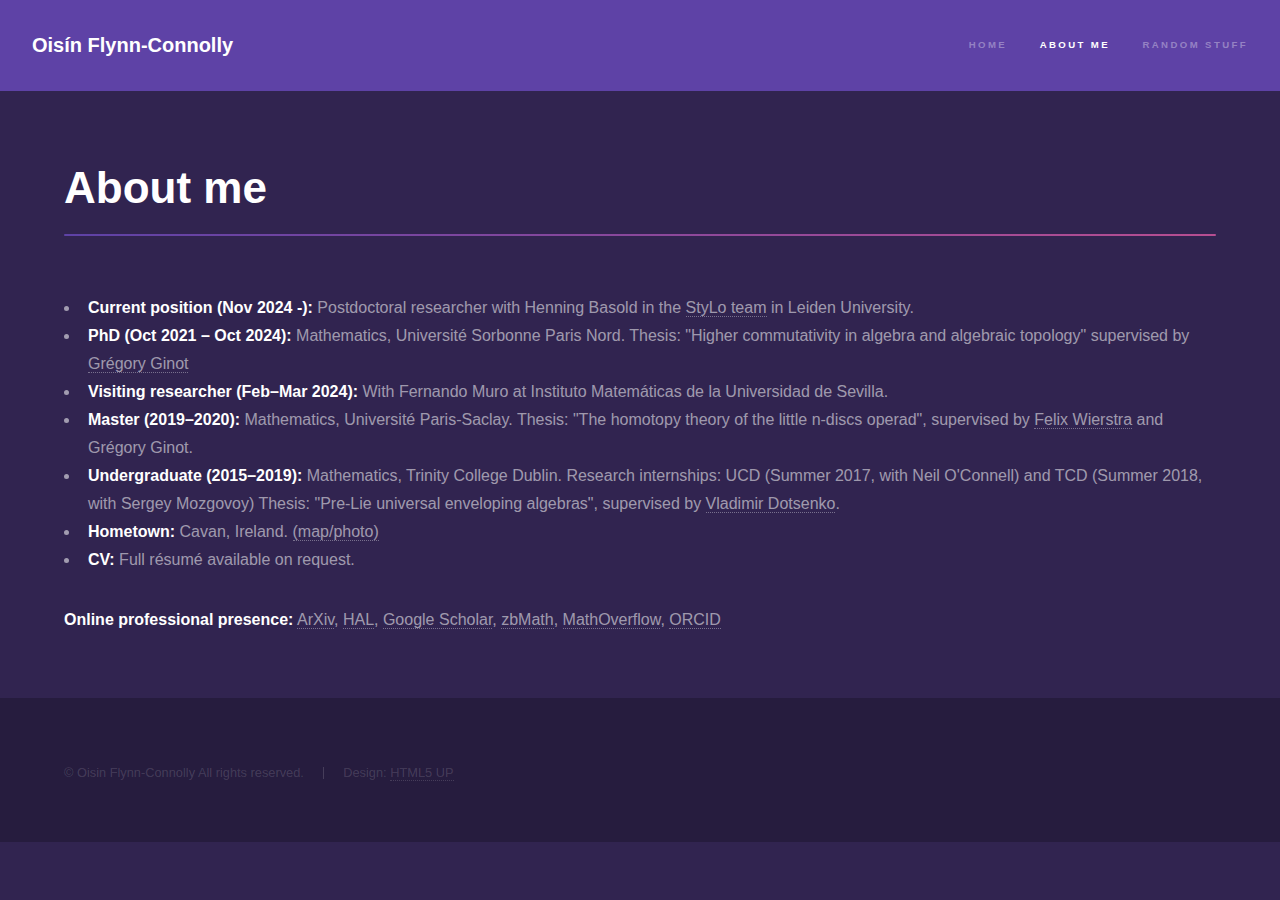
<file: generic.html>
<!DOCTYPE HTML>
<!--
	Hyperspace by HTML5 UP
	html5up.net | @ajlkn
	Free for personal and commercial use under the CCA 3.0 license (html5up.net/license)
-->
<html>
	<head>
		<title>About me</title>
		<meta charset="utf-8" />
		<meta name="viewport" content="width=device-width, initial-scale=1, user-scalable=no" />
		<link rel="stylesheet" href="assets/css/main.css" />
		<noscript><link rel="stylesheet" href="assets/css/noscript.css" /></noscript>
	</head>
	<!-- Google tag (gtag.js) -->
<script async src="https://www.googletagmanager.com/gtag/js?id=G-9X3KFNKSCT"></script>
<script>
  window.dataLayer = window.dataLayer || [];
  function gtag(){dataLayer.push(arguments);}
  gtag('js', new Date());

  gtag('config', 'G-9X3KFNKSCT');
</script>
	<body class="is-preload">

		<!-- Header -->
			<header id="header">
				<a href="index.html" class="title">Oisín Flynn-Connolly</a>
				<nav>
					<ul>
						<li><a href="index.html">Home</a></li>
						<li><a href="generic.html" class="active">About me</a></li>
						<li><a href="elements.html">Random stuff</a></li>
					</ul>
				</nav>
			</header>

		<!-- Wrapper -->
			<section id="main" class="wrapper">
						<div class="inner">
							<h1 class="major">About me</h1>

				<!-- Main -->
    <ul>
      <li><strong>Current position (Nov 2024 -):</strong> Postdoctoral researcher with Henning Basold in the <a href="https://liacs.leidenuniv.nl/~basoldh/team/">StyLo team</a> in Leiden University.</li>
      <li><strong>PhD (Oct 2021 – Oct 2024):</strong> Mathematics, Université Sorbonne Paris Nord. Thesis: "Higher commutativity in algebra and algebraic topology" supervised by <a href="https://www.math.univ-paris13.fr/~ginot/">Grégory Ginot</a></li>
      <li><strong>Visiting researcher (Feb–Mar 2024):</strong> With Fernando Muro at Instituto Matemáticas de la Universidad de Sevilla.</li>
      <li><strong>Master (2019–2020):</strong> Mathematics, Université Paris‑Saclay. Thesis: "The homotopy theory of the little n‑discs operad", supervised by <a href="https://arxiv.org/search/math?searchtype=author&query=Wierstra,+F">Felix Wierstra</a> and Grégory Ginot.</li>
      <li><strong>Undergraduate (2015–2019):</strong> Mathematics, Trinity College Dublin. Research internships: UCD (Summer 2017, with Neil O'Connell) and TCD (Summer 2018, with Sergey Mozgovoy) Thesis: "Pre-Lie universal enveloping algebras", supervised by <a href="https://irma.math.unistra.fr/~dotsenko/">Vladimir Dotsenko</a>.</li>
      <li><strong>Hometown:</strong> Cavan, Ireland. <a href="https://www.theirishstore.com/blog/wp-content/uploads/2017/10/2017-10-25_Lough-Oughter-castle_5463.jpg?x26241">(map/photo)</a></li>
      <li><strong>CV:</strong> Full résumé available on request.</li>
    </ul>

    <p><b>Online professional presence:</b> 
      <a href="https://arxiv.org/a/flynnconnolly_o_1.html">ArXiv</a>, 
      <a href="https://hal.science/search/index/?q=*&authFullName_s=Ois%C3%ADn%20Flynn-Connolly">HAL</a>, 
      <a href="https://scholar.google.com/citations?user=LCK5XHAAAAAJ&hl=en&oi=sra">Google Scholar</a>, 
      <a href="https://zbmath.org/authors/?q=flynn-connolly.oisin">zbMath</a>, 
      <a href="https://mathoverflow.net/users/529737/ois%c3%adn-flynn-connolly">MathOverflow</a>, 
      <a href="https://orcid.org/0009-0000-1693-3356">ORCID</a>
    </p>

  </div>
</section>

			</div>

		<!-- Footer -->
			<footer id="footer" class="wrapper alt">
				<div class="inner">
					<ul class="menu">
						<li>&copy; Oisin Flynn-Connolly All rights reserved.</li><li>Design: <a href="http://html5up.net">HTML5 UP</a></li>
					</ul>
				</div>
			</footer>

		<!-- Scripts -->
			<script src="assets/js/jquery.min.js"></script>
			<script src="assets/js/jquery.scrollex.min.js"></script>
			<script src="assets/js/jquery.scrolly.min.js"></script>
			<script src="assets/js/browser.min.js"></script>
			<script src="assets/js/breakpoints.min.js"></script>
			<script src="assets/js/util.js"></script>
			<script src="assets/js/main.js"></script>

	</body>
</html>
</file>
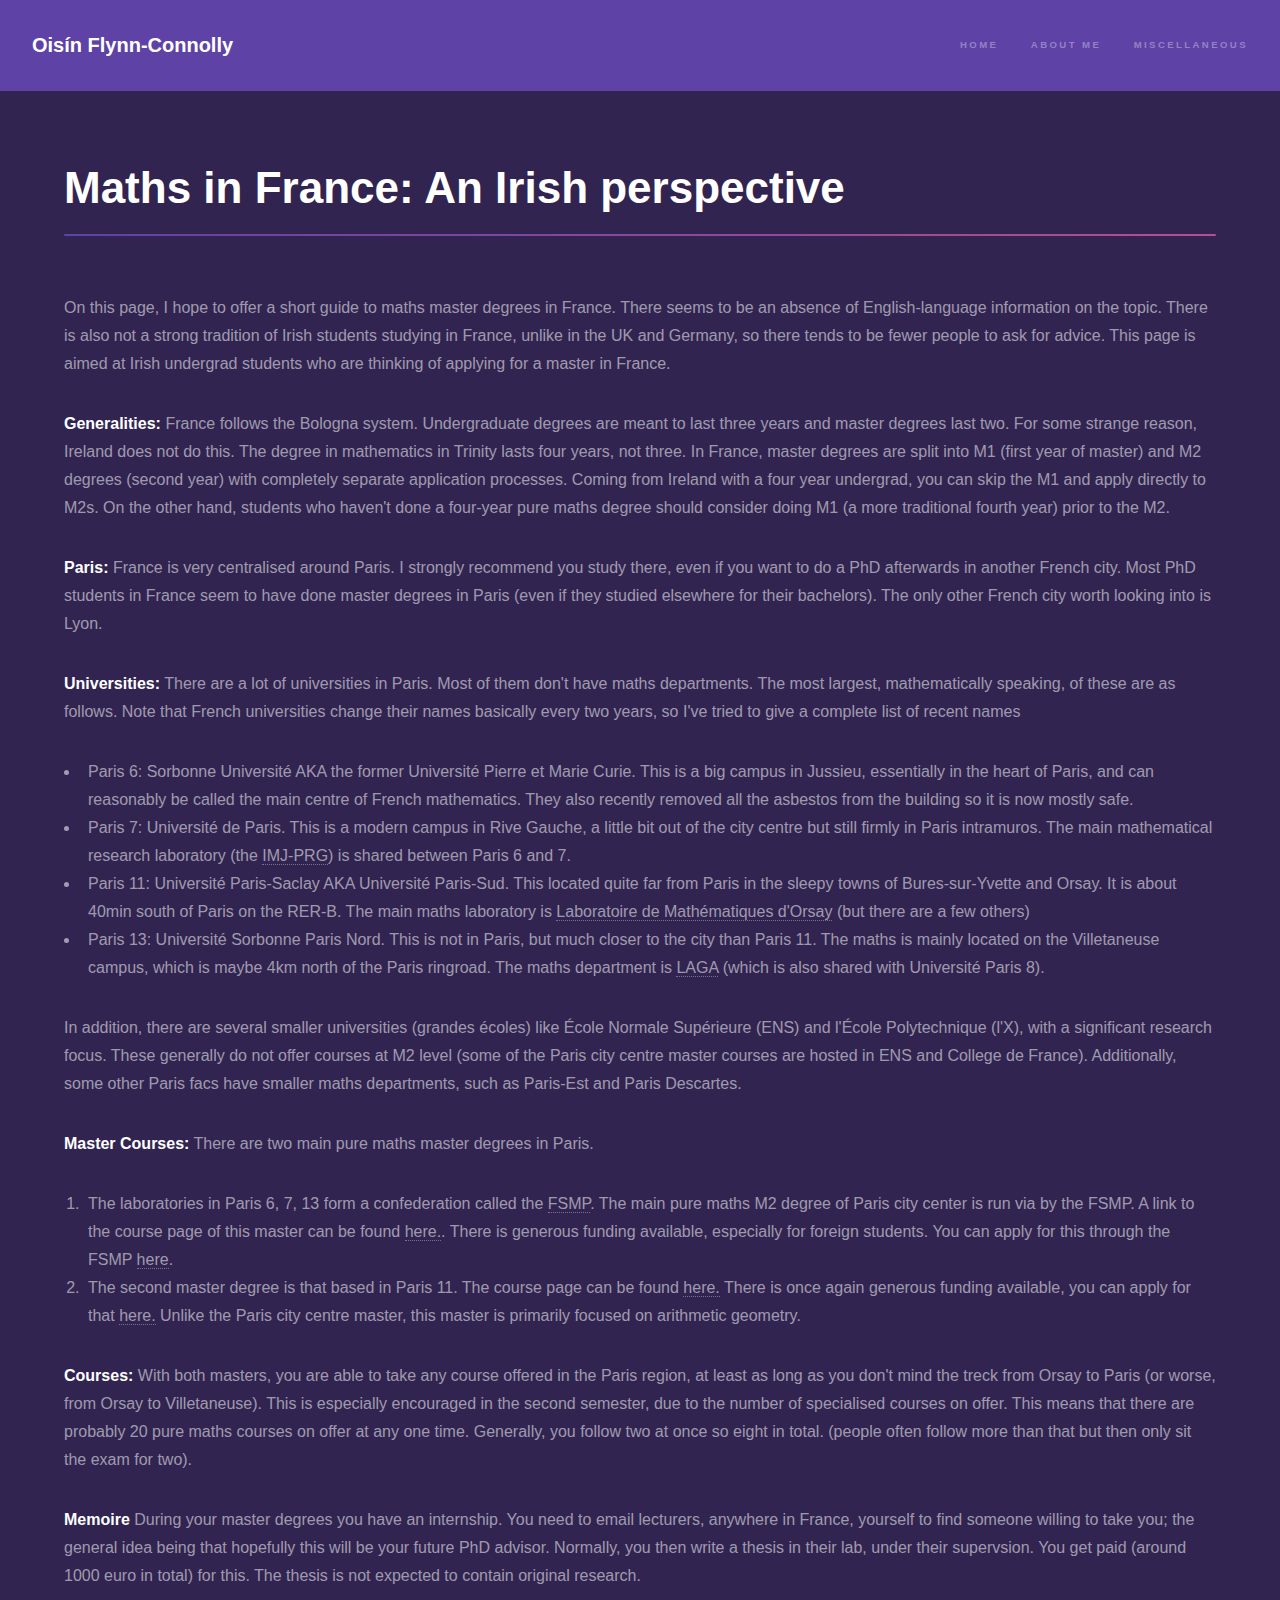
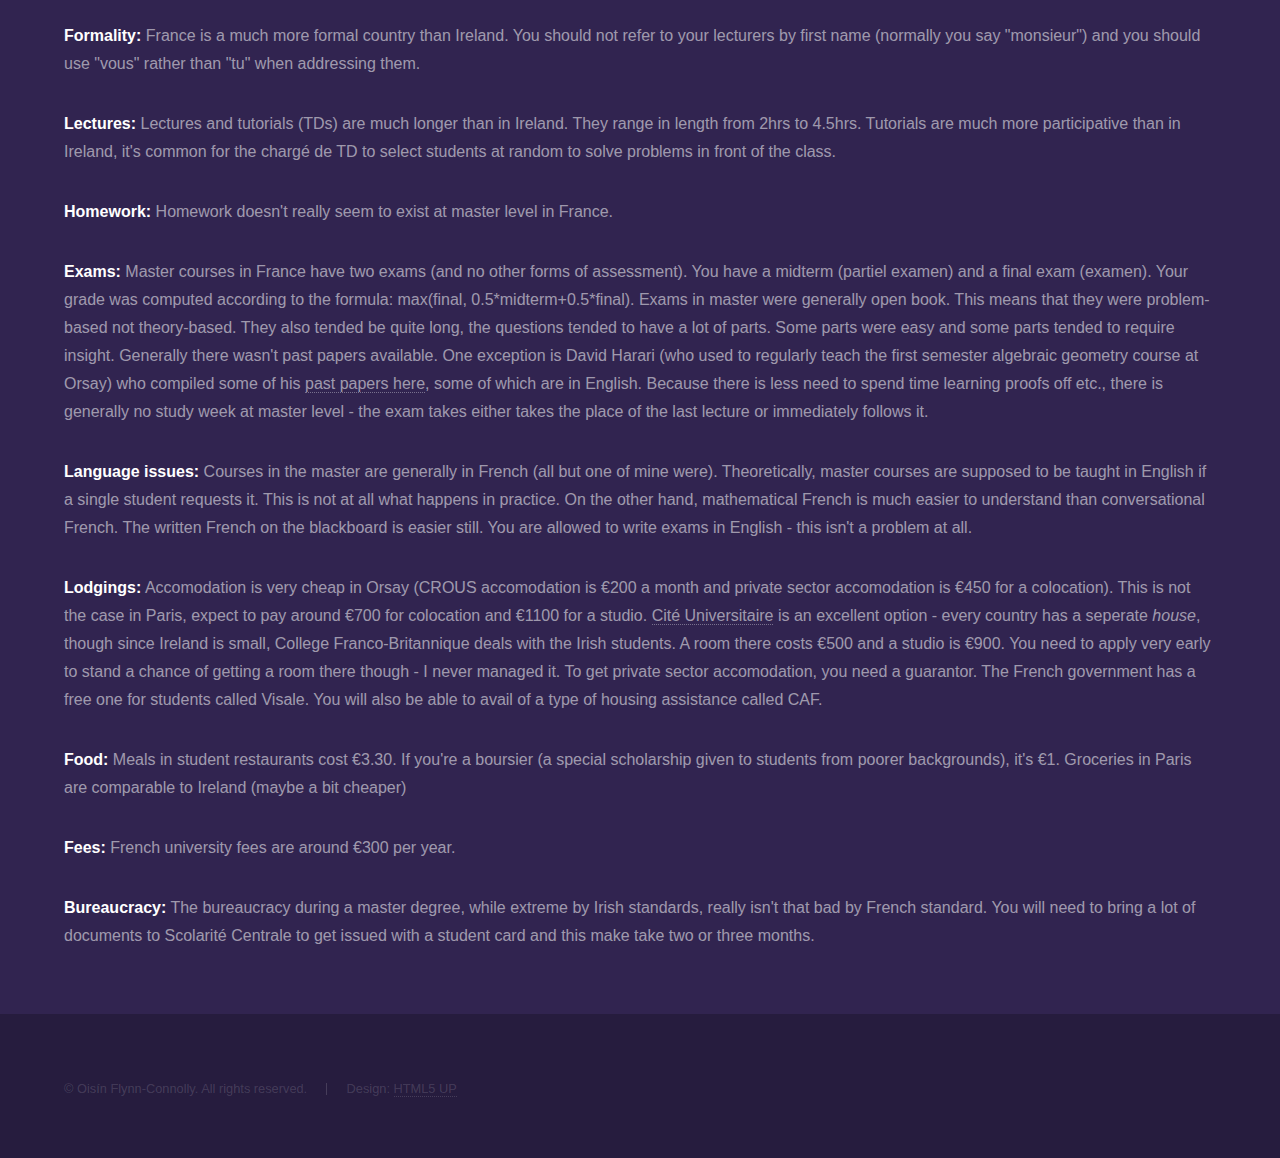
<file: master_advice.html>
﻿<!DOCTYPE HTML>
<!--
	Hyperspace by HTML5 UP
	html5up.net | @ajlkn
	Free for personal and commercial use under the CCA 3.0 license (html5up.net/license)
-->
<html>
	<head>
		<title>Maths in France: An Irish perspective</title>
		<meta charset="utf-8" />
		<meta name="viewport" content="width=device-width, initial-scale=1, user-scalable=no" />
		<link rel="stylesheet" href="assets/css/main.css" />
		<noscript><link rel="stylesheet" href="assets/css/noscript.css" /></noscript>
	</head>
	<body class="is-preload">

		<!-- Header -->
			<header id="header">
				<a href="index.html" class="title">Oisín Flynn-Connolly</a>
				<nav>
					<ul>
						<li><a href="index.html">Home</a></li>
						<li><a href="about.html">About me</a></li>
						<li><a href="misc.html">Miscellaneous</a></li>
					</ul>
				</nav>
			</header>

		<!-- Wrapper -->
			<div id="wrapper">

				<!-- Main -->
					<section id="main" class="wrapper">
						<div class="inner">
							<h1 class="major">Maths in France: An Irish perspective</h1>
						
	<p> On this page, I hope to offer a short guide to maths master degrees in France. There seems to be an absence of English-language information on the topic. There is also not a strong tradition of Irish students studying in France, unlike in the UK and Germany, so there tends to be fewer people to ask for advice. This page is aimed at Irish undergrad students who are thinking of applying for a master in France.</p>

<p><b>Generalities:</b> France follows the Bologna system. Undergraduate degrees are meant to last three years and master degrees last two. For some strange reason, Ireland does not do this. The degree in mathematics in Trinity lasts four years, not three. In France, master degrees are split into M1 (first year of master) and M2 degrees (second year) with completely separate application processes. Coming from Ireland with a four year undergrad, you can skip the M1 and apply directly to M2s. On the other hand, students who haven't done a four-year pure maths degree should consider doing M1 (a more traditional fourth year) prior to the M2.</p>

<p><b>Paris:</b> France is very centralised around Paris. I strongly recommend you study there, even if you want to do a PhD afterwards in another French city. Most PhD students in France seem to have done master degrees in Paris (even if they studied elsewhere for their bachelors). The only other French city worth looking into is Lyon.</p>

<p><b>Universities:</b> There are a lot of universities in Paris. Most of them don't have maths departments. The most largest, mathematically speaking, of these are as follows. Note that French universities change their names basically every two years, so I've tried to give a complete list of recent names</p>
<ul>
<li>
Paris 6: Sorbonne Université AKA the former Université Pierre et Marie Curie. This is a big campus in Jussieu, essentially in the heart of Paris, and can reasonably be called the main centre of French mathematics. They also recently removed all the asbestos from the building so it is now mostly safe.
</li>
<li>
Paris 7: Université de Paris. This is a modern campus in Rive Gauche, a little bit out of the city centre but still firmly in Paris intramuros. The main mathematical research laboratory (the <a href="https://www.imj-prg.fr/en/">IMJ-PRG</a>) is shared between Paris 6 and 7.
</li>
<li>
Paris 11: Université Paris-Saclay AKA Université Paris-Sud. This located quite far from Paris in the sleepy towns of Bures-sur-Yvette and Orsay. It is about 40min south of Paris on the RER-B. The main maths laboratory  is <a href ="https://www.imo.universite-paris-saclay.fr/fr/">Laboratoire de Mathématiques d'Orsay</a> (but there are a few others)
</li>
<li>
Paris 13: Université Sorbonne Paris Nord. This is not in Paris, but much closer to the city than Paris 11. The maths is mainly located on the Villetaneuse campus, which is maybe 4km north of the Paris ringroad.   The maths department is <a href="https://www.math.univ-paris13.fr/">LAGA</a> (which is also shared with Université Paris 8).
</li>
</ul>
<p>In addition, there are several smaller universities (grandes écoles) like École Normale Supérieure (ENS) and l'École Polytechnique (l'X), with a significant research focus. These generally do not offer courses at M2 level (some of the Paris city centre master courses are hosted in ENS and College de France). Additionally, some other Paris facs have smaller maths departments, such as Paris-Est and Paris Descartes.</p>

<p><b>Master Courses:</b> There are two main pure maths master degrees in Paris.
<ol>
<li> The laboratories in Paris 6, 7, 13 form a confederation called the <a href="https://sciencesmaths-paris.fr"> FSMP</a>. The main pure maths M2 degree of Paris city center is run via by the FSMP. A link to the course page of this master can be found <a href="https://master-math-fonda.imj-prg.fr/2023-24/cours.html">here.</a>. There is generous funding available, especially for foreign students. You can apply for this through the FSMP <a href="https://sciencesmaths-paris.fr/pgsm-master">here</a>. </li>

<li>The second master degree is that based in Paris 11. The course page can be found <a href="https://www.imo.universite-paris-saclay.fr/fr/etudiants/masters/mathematiques-et-applications/m2/arithmetique-analyse-geometrie/">here.</a> There is once again generous funding available, you can apply for that <a href="https://www.fondation-hadamard.fr/fr/programmes/les-programmes-transverses/le-programme-gradue/candidater-a-une-bourse-sophie-germain/">here.</a> Unlike the Paris city centre master, this master is primarily focused on arithmetic geometry.</li>
</ol>

<p><b>Courses:</b> With both masters, you are able to take any course offered in the Paris region, at least as long as you don't mind the treck from Orsay to Paris (or worse, from Orsay to Villetaneuse). This is especially encouraged in the second semester, due to the number of specialised courses on offer. This means that there are probably 20 pure maths courses on offer at any one time. Generally, you follow two at once so eight in total. (people often follow more than that but then only sit the exam for two).
</p>

<p><b>Memoire</b> During your master degrees you have an internship. You need to email lecturers, anywhere in France, yourself to find someone willing to take you; the general idea being that hopefully this will be your future PhD advisor. Normally, you then write a thesis in their lab, under their supervsion. You get paid (around 1000 euro in total) for this. The thesis is not expected to contain original research.
</p>

<p><b>Formality:</b> France is a much more formal country than Ireland. You should not refer to your lecturers by first name (normally you say "monsieur") and you should use "vous" rather than "tu" when addressing them.
</p>

<p><b>Lectures:</b> Lectures and tutorials (TDs) are much longer than in Ireland. They range in length from 2hrs to 4.5hrs. Tutorials are much more participative than in Ireland, it's common for the chargé de TD to select students at random to solve problems in front of the class. 
</p>

<p><b>Homework:</b> Homework doesn't really seem to exist at master level in France. 
</p>

<p><b>Exams:</b> Master courses in France have two exams (and no other forms of assessment). You have a midterm (partiel examen) and a final exam (examen). Your grade was computed according to the formula: max(final, 0.5*midterm+0.5*final).  Exams in master were generally open book. This means that they were problem-based not theory-based. They also tended be quite long, the questions tended to have a lot of parts. Some parts were easy and some parts tended to require insight. Generally there wasn't past papers available. One exception is David Harari (who used to regularly teach the first semester algebraic geometry course at Orsay) who compiled some of his <a href="https://www.imo.universite-paris-saclay.fr/~david.harari/enseignement/geoalg13/">past papers here</a>, some of which are in English. Because there is less need to spend time learning proofs off etc., there is generally no study week at master level - the exam takes either takes the place of the last lecture or immediately follows it. 
</p>

<p><b>Language issues:</b> Courses in the master are generally in French (all but one of mine were). Theoretically, master courses are supposed to be taught in English if a single student requests it. This is not at all what happens in practice. On the other hand, mathematical French is much easier to understand than conversational French. The written French on the blackboard is easier still. You are allowed to write exams in English - this isn't a problem at all.
</p>

<p><b>Lodgings:</b> Accomodation is very cheap in Orsay (CROUS accomodation is €200 a month and private sector accomodation is €450 for a colocation). This is not the case in Paris, expect to pay around €700 for colocation and €1100 for a studio. <a href="https://www.ciup.fr/en/">Cité Universitaire</a> is an excellent option - every country has a seperate <i>house</i>, though since Ireland is small, College Franco-Britannique deals with the Irish students. A room there costs €500 and a studio is €900. You need to apply very early to stand a chance of getting a room there though - I never managed it. To get private sector accomodation, you need a guarantor. The French government has a free one for students called Visale. You will also be able to avail of a type of housing assistance called CAF.
</p>
<p>
<b>Food:</b>  Meals in student restaurants cost €3.30. If you're a boursier (a special scholarship given to students from poorer backgrounds), it's €1. Groceries in Paris are comparable to Ireland (maybe a bit cheaper) 
</p>
<p>
<b>Fees:</b> French university fees are around €300 per year. 
</p>
<p>
<b>Bureaucracy:</b> The bureaucracy during a master degree, while extreme by Irish standards, really isn't that bad by French standard. You will need to bring a lot of documents to Scolarité Centrale to get issued with a student card and this make take two or three months.
</p>

			</div>

		<!-- Footer -->
			<footer id="footer" class="wrapper alt">
				<div class="inner">
					<ul class="menu">
						<li>&copy; Oisín Flynn-Connolly. All rights reserved.</li><li>Design: <a href="http://html5up.net">HTML5 UP</a></li>
					</ul>
				</div>
			</footer>

		<!-- Scripts -->
			<script src="assets/js/jquery.min.js"></script>
			<script src="assets/js/jquery.scrollex.min.js"></script>
			<script src="assets/js/jquery.scrolly.min.js"></script>
			<script src="assets/js/browser.min.js"></script>
			<script src="assets/js/breakpoints.min.js"></script>
			<script src="assets/js/util.js"></script>
			<script src="assets/js/main.js"></script>

	</body>
</html>
</file>
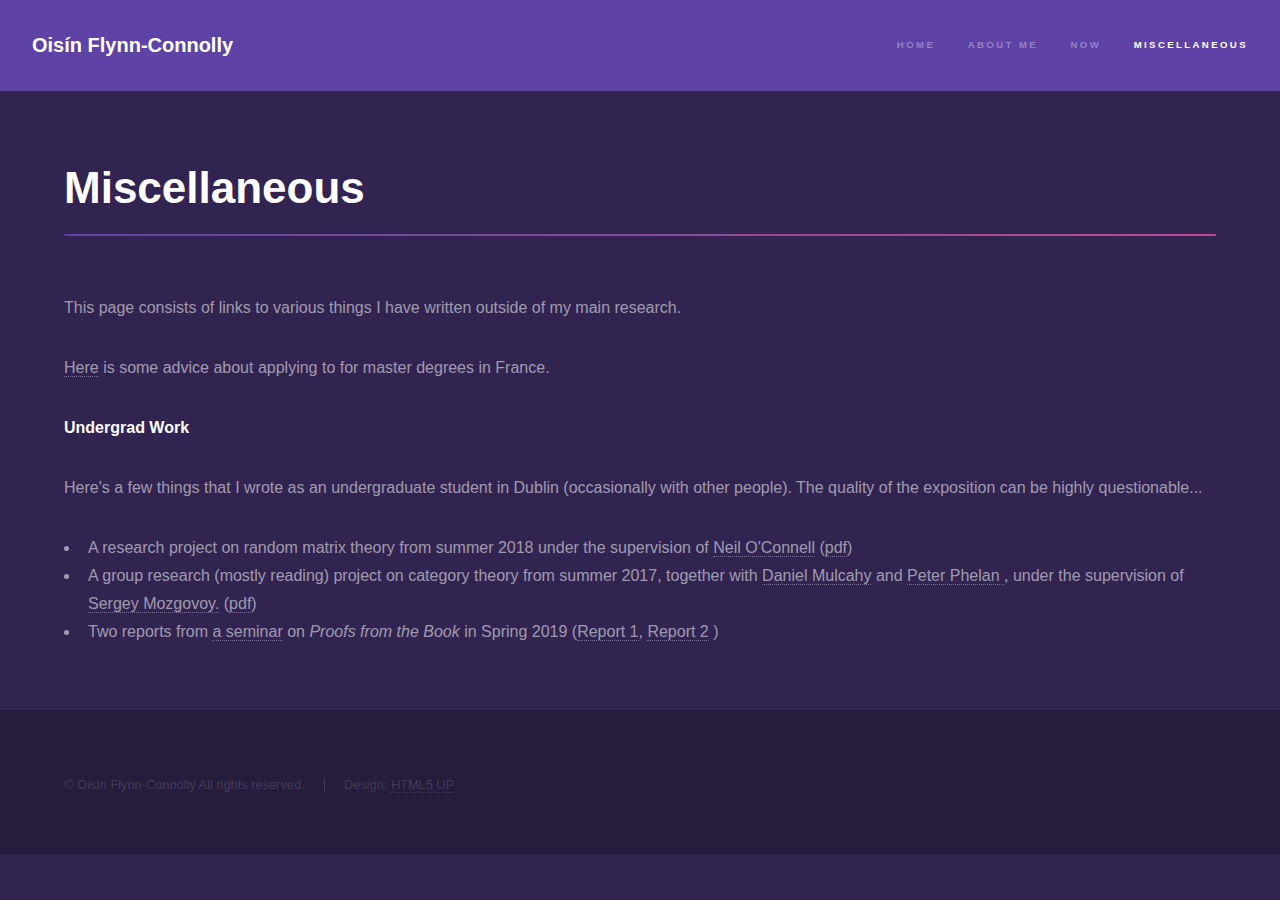
<file: misc.html>
<!DOCTYPE HTML>
<!--
	Hyperspace by HTML5 UP
	html5up.net | @ajlkn
	Free for personal and commercial use under the CCA 3.0 license (html5up.net/license)
-->
<html lang="en">
	<head>
		<title>Miscellaneous | Oisín Flynn-Connolly</title>
		<meta charset="utf-8" />
		<link rel="icon" type="image/svg+xml" href="/favicon.svg" />
		<meta name="viewport" content="width=device-width, initial-scale=1, user-scalable=no" />
		<meta property="og:title" content="Miscellaneous | Oisín Flynn-Connolly" />
		<meta property="og:description" content="Miscellaneous writings and links from Oisín Flynn-Connolly." />
		<meta property="og:url" content="https://flynncoo.github.io/misc.html" />
		<meta property="og:type" content="website" />
		<link rel="stylesheet" href="assets/css/main.css" />
		<noscript><link rel="stylesheet" href="assets/css/noscript.css" /></noscript>
	</head>
<!-- Google tag (gtag.js) -->
<script async src="https://www.googletagmanager.com/gtag/js?id=G-9X3KFNKSCT"></script>
<script>
  window.dataLayer = window.dataLayer || [];
  function gtag(){dataLayer.push(arguments);}
  gtag('js', new Date());

  gtag('config', 'G-9X3KFNKSCT');
</script>
	
	<body class="is-preload">

		<!-- Header -->
			<header id="header">
				<a href="index.html" class="title">Oisín Flynn-Connolly</a>
				<nav>
					<ul>
						<li><a href="index.html">Home</a></li>
						<li><a href="about.html">About me</a></li>
						<li><a href="now.html">Now</a></li>
						<li><a href="misc.html" class="active">Miscellaneous</a></li>
					</ul>
				</nav>
			</header>

		<!-- Wrapper -->
			<div id="wrapper">

				<!-- Main -->
					<section id="main" class="wrapper">
						<div class="inner">
							<h1 class="major">Miscellaneous</h1>

							<!-- Text -->

<p>This page consists of links to various things I have written outside of my main research.</p>
						<p><a href="master_advice.html">Here</a> is some advice about applying to for master degrees in France.</p>
						<p><b>Undergrad Work</b></p>
							<p>Here's a few things that I wrote as an undergraduate student in Dublin (occasionally with other people). The quality of the exposition can be highly questionable...</p>
							<ul>
								<li>A research project on random matrix theory from summer 2018 under the supervision of <a href="https://people.ucd.ie/neil.oconnell/about">Neil O'Connell</a> (<a href="pdfs/reports/Summer2018.pdf">pdf</a>)</li>
								<li>A group research (mostly reading) project on category theory from summer 2017, together with <a href="https://arxiv.org/search/math?searchtype=author&query=Mulcahy,+D">Daniel Mulcahy</a> and <a href = "https://maths.nuigalway.ie/~peterphelan/">Peter Phelan </a>, under the supervision of <a href="https://www.maths.tcd.ie/~mozgovoy/"> Sergey Mozgovoy.</a> (<a href="pdfs/reports/Summer2017.pdf">pdf</a>)</li>
								<li>Two reports from <a href="https://irma.math.unistra.fr/~dotsenko/teaching/MA341C-1819.html">a seminar</a> on <i>Proofs from the Book</i> in Spring 2019 (<a href="pdfs/reports/341CR6-2.pdf">Report 1</a>, <a href="pdfs/reports/341CR2-3.pdf">Report 2</a> )</li>
							</ul>
						</div>
					</section>

			</div>

		<!-- Footer -->
			<footer id="footer" class="wrapper alt">
				<div class="inner">
					<ul class="menu">
						<li>&copy; Oisín Flynn-Connolly All rights reserved.</li><li>Design: <a href="http://html5up.net">HTML5 UP</a></li>
					</ul>
				</div>
			</footer>

		<!-- Scripts -->
			<script src="assets/js/jquery.min.js"></script>
			<script src="assets/js/jquery.scrollex.min.js"></script>
			<script src="assets/js/jquery.scrolly.min.js"></script>
			<script src="assets/js/browser.min.js"></script>
			<script src="assets/js/breakpoints.min.js"></script>
			<script src="assets/js/util.js"></script>
			<script src="assets/js/main.js"></script>

	</body>
</html>
</file>
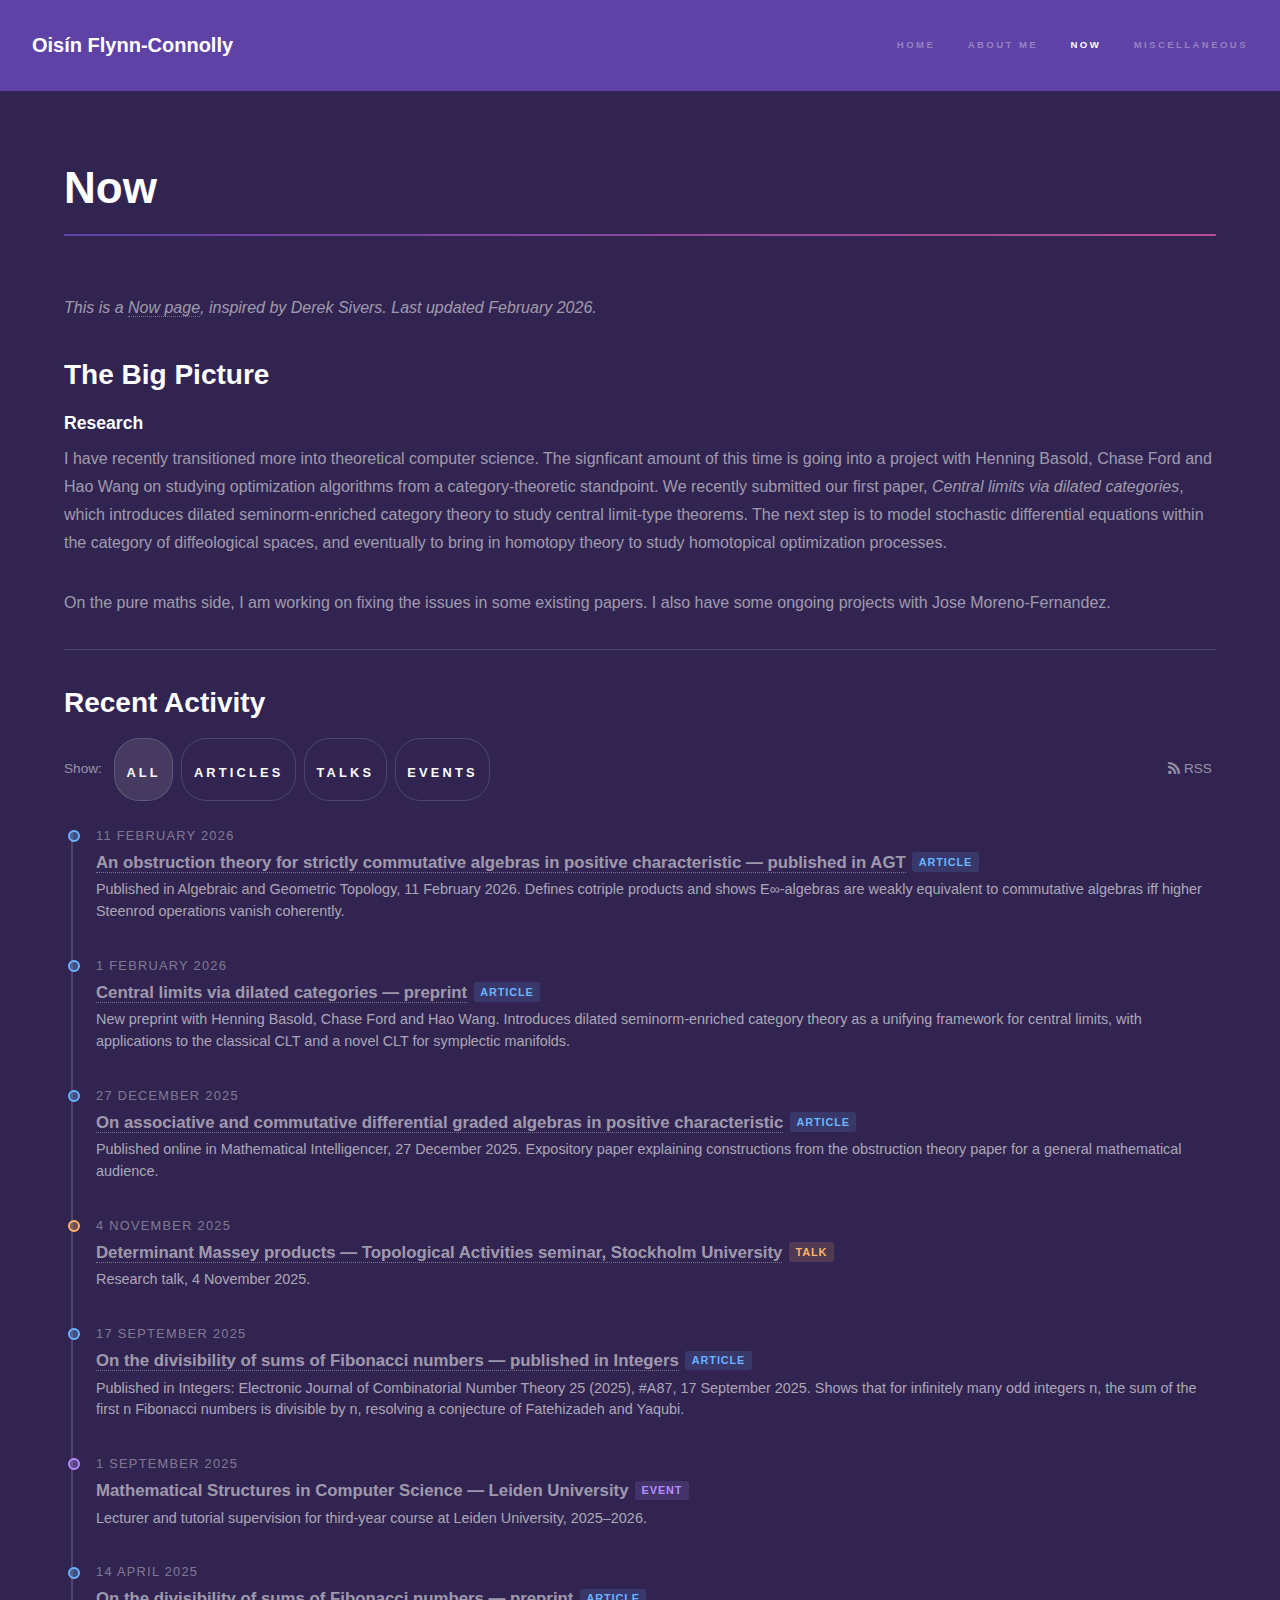
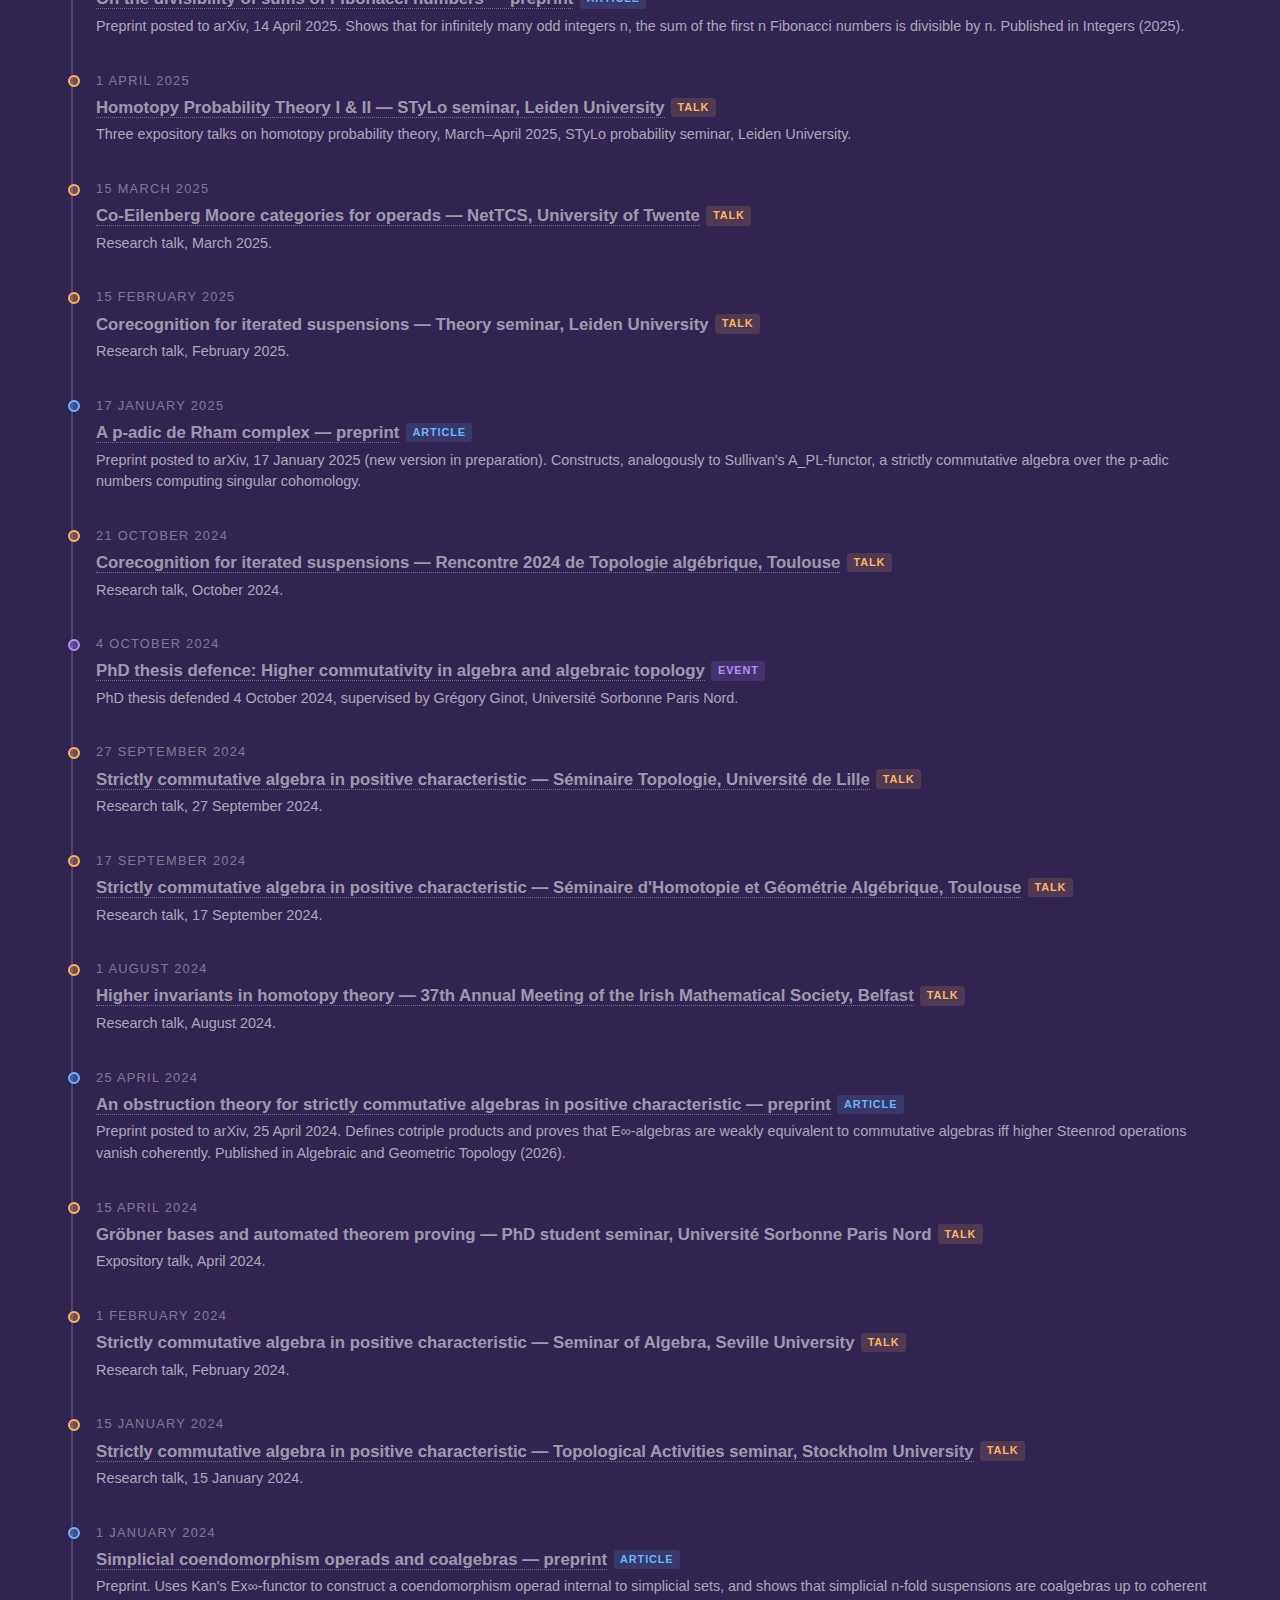
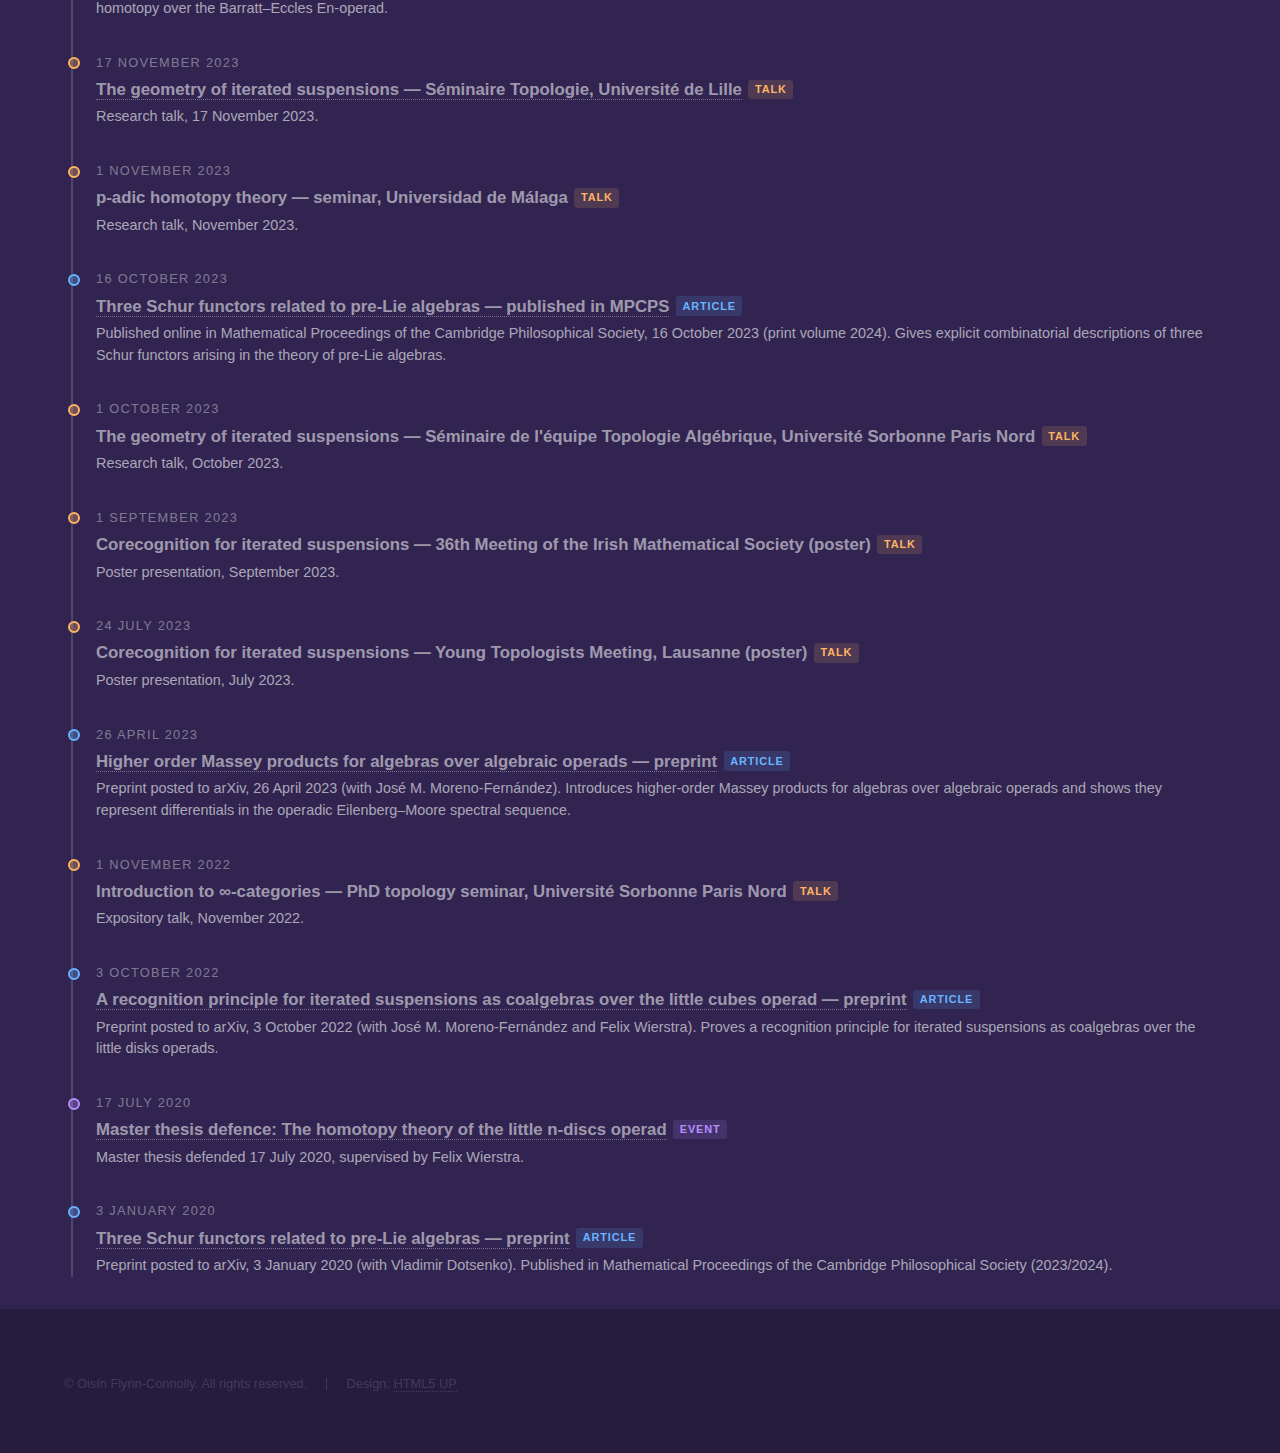
<file: now.html>
<!DOCTYPE HTML>
<!--
	Hyperspace by HTML5 UP
	html5up.net | @ajlkn
	Free for personal and commercial use under the CCA 3.0 license (html5up.net/license)
-->
<html lang="en">
	<head>
		<title>Now | Oisín Flynn-Connolly</title>
		<meta charset="utf-8" />
		<link rel="icon" type="image/svg+xml" href="/favicon.svg" />
		<meta name="description" content="What Oisín Flynn-Connolly is focused on right now." />
		<meta name="viewport" content="width=device-width, initial-scale=1, user-scalable=no" />
		<link rel="canonical" href="https://flynncoo.github.io/now.html" />
		<link rel="alternate" type="application/rss+xml" title="Oisín Flynn-Connolly — Now Feed" href="https://flynncoo.github.io/now.xml" />
		<meta property="og:title" content="Now | Oisín Flynn-Connolly" />
		<meta property="og:description" content="What Oisín Flynn-Connolly is focused on right now." />
		<meta property="og:url" content="https://flynncoo.github.io/now.html" />
		<meta property="og:type" content="website" />
		<link rel="stylesheet" href="assets/css/main.css" />
		<noscript><link rel="stylesheet" href="assets/css/noscript.css" /></noscript>
		<style>
			/* Timeline feed */
			.timeline {
				position: relative;
				padding-left: 2em;
				margin-top: 1.5em;
			}
			.timeline::before {
				content: '';
				position: absolute;
				left: 0.45em;
				top: 0.4em;
				bottom: 0;
				width: 2px;
				background: rgba(255, 255, 255, 0.15);
			}
			.timeline-item {
				position: relative;
				padding-bottom: 2em;
			}
			.timeline-item:last-child {
				padding-bottom: 0;
			}
			.timeline-dot {
				position: absolute;
				left: -1.75em;
				top: 0.35em;
				width: 12px;
				height: 12px;
				border-radius: 50%;
				border: 2px solid;
			}
			.timeline-dot.dot-article {
				border-color: #6ab4ff;
				background: rgba(100, 180, 255, 0.3);
			}
			.timeline-dot.dot-conference {
				border-color: #ffb464;
				background: rgba(255, 180, 100, 0.3);
			}
			.timeline-dot.dot-event {
				border-color: #b48eff;
				background: rgba(180, 142, 255, 0.3);
			}
			.timeline-date {
				font-size: 0.8em;
				text-transform: uppercase;
				letter-spacing: 0.1em;
				color: rgba(255, 255, 255, 0.4);
				margin-bottom: 0.3em;
			}
			.timeline-title {
				font-size: 1.05em;
				font-weight: 600;
				margin-bottom: 0.3em;
				line-height: 1.4;
			}
			.timeline-title a {
				border-bottom: 1px dotted rgba(255, 255, 255, 0.35);
			}
			.timeline-title a:hover {
				border-bottom-style: solid;
			}
			.timeline-desc {
				font-size: 0.9em;
				color: rgba(255, 255, 255, 0.6);
				line-height: 1.5;
			}
			.timeline-badge {
				display: inline-block;
				font-size: 0.65em;
				font-weight: 700;
				padding: 0.2em 0.6em;
				border-radius: 3px;
				text-transform: uppercase;
				letter-spacing: 0.08em;
				vertical-align: middle;
				margin-left: 0.6em;
				position: relative;
				top: -0.1em;
			}
			.badge-article    { background: rgba(100, 180, 255, 0.15); color: #6ab4ff; }
			.badge-conference { background: rgba(255, 180, 100, 0.15); color: #ffb464; }
			.badge-event      { background: rgba(180, 142, 255, 0.15); color: #b48eff; }

			/* Filter buttons */
			.feed-filters {
				display: flex;
				flex-wrap: wrap;
				gap: 0.5em;
				margin-bottom: 1.5em;
				align-items: center;
			}
			.feed-filters span {
				font-size: 0.85em;
				color: rgba(255, 255, 255, 0.5);
				margin-right: 0.3em;
			}
			.filter-btn {
				font-size: 0.8em;
				padding: 0.35em 0.9em;
				border-radius: 2em;
				border: 1px solid rgba(255, 255, 255, 0.2);
				background: transparent;
				color: rgba(255, 255, 255, 0.6);
				cursor: pointer;
				transition: all 0.2s ease;
				font-family: inherit;
			}
			.filter-btn:hover {
				border-color: rgba(255, 255, 255, 0.4);
				color: rgba(255, 255, 255, 0.9);
			}
			.filter-btn.active {
				background: rgba(255, 255, 255, 0.1);
				border-color: rgba(255, 255, 255, 0.4);
				color: #fff;
			}

			/* RSS link */
			.rss-link {
				font-size: 0.85em;
				margin-left: auto;
			}
			.rss-link a {
				color: rgba(255, 255, 255, 0.5);
				border-bottom: none !important;
			}
			.rss-link a:hover {
				color: #ffb464;
			}
			.rss-link .fa-rss {
				margin-right: 0.3em;
			}
		</style>
	</head>
<!-- Google tag (gtag.js) -->
<script async src="https://www.googletagmanager.com/gtag/js?id=G-9X3KFNKSCT"></script>
<script>
  window.dataLayer = window.dataLayer || [];
  function gtag(){dataLayer.push(arguments);}
  gtag('js', new Date());
  gtag('config', 'G-9X3KFNKSCT');
</script>
	<body class="is-preload">

		<!-- Header -->
			<header id="header">
				<a href="index.html" class="title">Oisín Flynn-Connolly</a>
				<nav>
					<ul>
						<li><a href="index.html">Home</a></li>
						<li><a href="about.html">About me</a></li>
						<li><a href="now.html" class="active">Now</a></li>
						<li><a href="misc.html">Miscellaneous</a></li>
					</ul>
				</nav>
			</header>

		<!-- Wrapper -->
			<div id="wrapper">

				<!-- Big Picture -->
					<section id="main" class="wrapper">
						<div class="inner">
							<h1 class="major">Now</h1>
							<p><em>This is a <a href="https://nownownow.com/about">Now page</a>, inspired by Derek Sivers. Last updated February 2026.</em></p>

							<h2>The Big Picture</h2>

							<h3>Research</h3>
							<p>I have recently transitioned more into theoretical computer science. The signficant amount of this time is going into a project with Henning Basold, Chase Ford and Hao Wang on studying optimization algorithms from a category-theoretic standpoint. We recently submitted our first paper, <em>Central limits via dilated categories</em>, which introduces dilated seminorm-enriched category theory to study  central limit-type theorems. The next step is to model stochastic differential equations within the category of diffeological spaces, and eventually to bring in homotopy theory to study homotopical optimization processes.</p>

							<p>On the pure maths side, I am working on fixing the issues in some existing papers. I also have some ongoing projects with Jose Moreno-Fernandez.</p>


							<hr />

							<h2>Recent Activity</h2>

							<div class="feed-filters">
								<span>Show:</span>
								<button class="filter-btn active" data-filter="all">All</button>
								<button class="filter-btn" data-filter="article">Articles</button>
								<button class="filter-btn" data-filter="conference">Talks</button>
								<button class="filter-btn" data-filter="event">Events</button>
								<span class="rss-link"><a href="now.xml"><i class="fas fa-rss"></i>RSS</a></span>
							</div>

							<div id="feed-timeline" class="timeline"></div>
						</div>
					</section>
			</div>

		<!-- Footer -->
			<footer id="footer" class="wrapper alt">
				<div class="inner">
					<ul class="menu">
						<li>&copy; Oisín Flynn-Connolly. All rights reserved.</li><li>Design: <a href="http://html5up.net">HTML5 UP</a></li>
					</ul>
				</div>
			</footer>

		<!-- Scripts -->
			<script src="assets/js/jquery.min.js"></script>
			<script src="assets/js/jquery.scrollex.min.js"></script>
			<script src="assets/js/jquery.scrolly.min.js"></script>
			<script src="assets/js/browser.min.js"></script>
			<script src="assets/js/breakpoints.min.js"></script>
			<script src="assets/js/util.js"></script>
			<script src="assets/js/main.js"></script>
			<script>
				(function() {
					var allItems = [];

					var typeLabels = {
						article:    'Article',
						conference: 'Talk',
						event:      'Event'
					};

					function renderTimeline(filter) {
						var container = document.getElementById('feed-timeline');
						var items = filter === 'all'
							? allItems
							: allItems.filter(function(item) { return item.type === filter; });

						if (items.length === 0) {
							container.innerHTML = '<p style="color: rgba(255,255,255,0.4); font-style: italic;">No items to show.</p>';
							return;
						}

						var html = '';
						items.forEach(function(item) {
							var dt = new Date(item.date + 'T00:00:00');
							var dateStr = dt.toLocaleDateString('en-GB', { day: 'numeric', month: 'long', year: 'numeric' });
							var title = item.url
								? '<a href="' + item.url + '">' + item.title + '</a>'
								: item.title;

							html += '<div class="timeline-item" data-type="' + item.type + '">'
								+ '<div class="timeline-dot dot-' + item.type + '"></div>'
								+ '<div class="timeline-date">' + dateStr + '</div>'
								+ '<div class="timeline-title">'
								+   title
								+   '<span class="timeline-badge badge-' + item.type + '">' + typeLabels[item.type] + '</span>'
								+ '</div>'
								+ '<div class="timeline-desc">' + item.description + '</div>'
								+ '</div>';
						});
						container.innerHTML = html;
					}

					// Filter buttons
					document.querySelectorAll('.filter-btn').forEach(function(btn) {
						btn.addEventListener('click', function() {
							document.querySelectorAll('.filter-btn').forEach(function(b) {
								b.classList.remove('active');
							});
							btn.classList.add('active');
							renderTimeline(btn.getAttribute('data-filter'));
						});
					});

					// Load data
					fetch('news.json')
						.then(function(r) { return r.json(); })
						.then(function(items) {
							items.sort(function(a, b) { return b.date.localeCompare(a.date); });
							allItems = items;
							renderTimeline('all');
						});
				})();
			</script>

	</body>
</html>
</file>
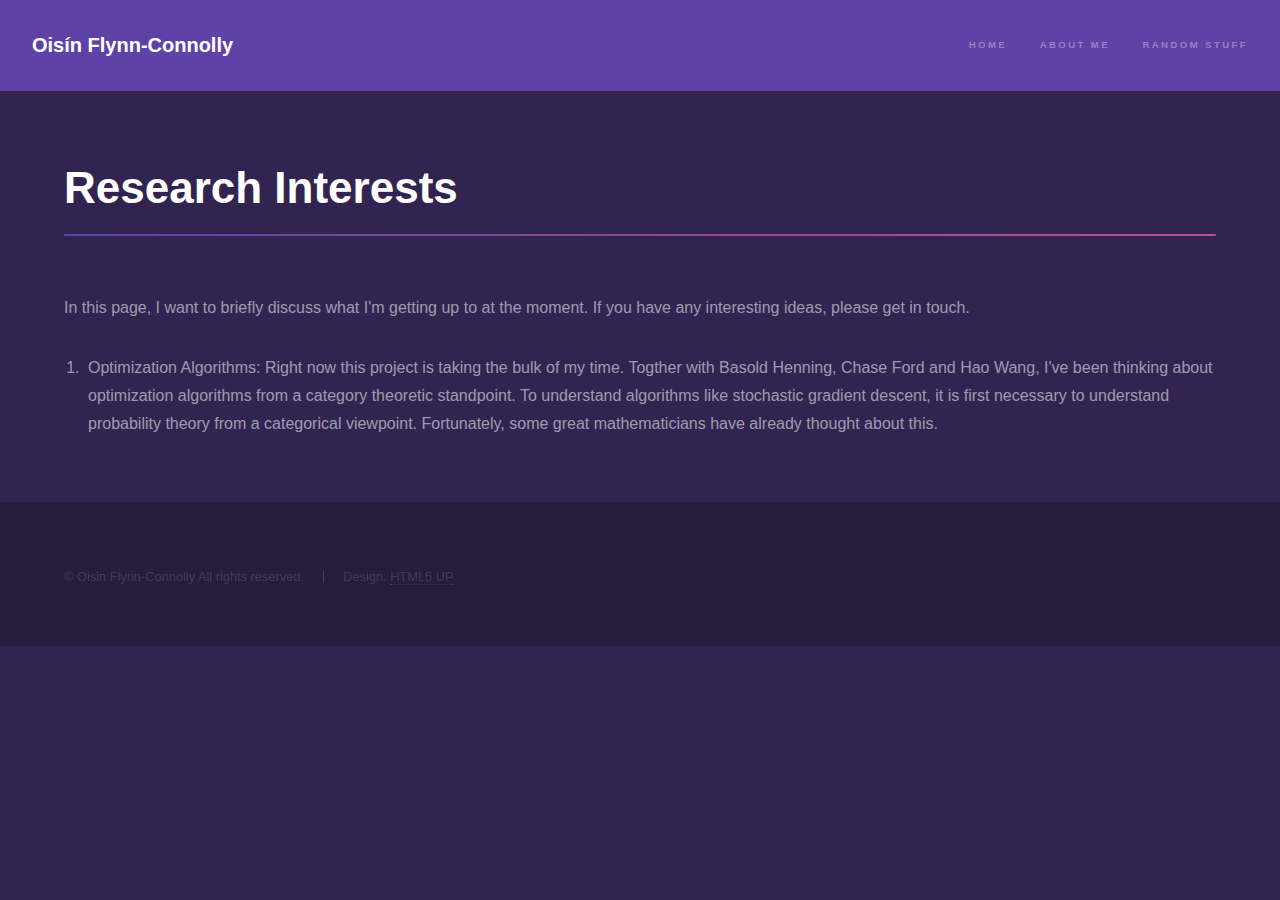
<file: now_page.html>
<!DOCTYPE HTML>
<!--
	Hyperspace by HTML5 UP
	html5up.net | @ajlkn
	Free for personal and commercial use under the CCA 3.0 license (html5up.net/license)
-->
<html>
	<head>
		<title>Maths in France: An Irish perspective</title>
		<meta charset="utf-8" />
		<meta name="viewport" content="width=device-width, initial-scale=1, user-scalable=no" />
		<link rel="stylesheet" href="assets/css/main.css" />
		<noscript><link rel="stylesheet" href="assets/css/noscript.css" /></noscript>
	</head>
	<!-- Google tag (gtag.js) -->
<script async src="https://www.googletagmanager.com/gtag/js?id=G-9X3KFNKSCT"></script>
<script>
  window.dataLayer = window.dataLayer || [];
  function gtag(){dataLayer.push(arguments);}
  gtag('js', new Date());

  gtag('config', 'G-9X3KFNKSCT');
</script>
	<body class="is-preload">

		<!-- Header -->
			<header id="header">
				<a href="index.html" class="title">Oisín Flynn-Connolly</a>
				<nav>
					<ul>
						<li><a href="index.html">Home</a></li>
						<li><a href="generic.html">About me</a></li>
						<li><a href="elements.html">Random stuff</a></li>
					</ul>
				</nav>
			</header>

		<!-- Wrapper -->
			<div id="wrapper">

				<!-- Main -->
					<section id="main" class="wrapper">
						<div class="inner">
							<h1 class="major">Research Interests</h1>
						
	<p> In this page, I want to briefly discuss what I'm getting up to at the moment. If you have any interesting ideas, please get in touch.</p>
	<ol> 
	<li>Optimization Algorithms: Right now this project is taking the bulk of my time. Togther with Basold Henning, Chase Ford and Hao Wang, I've been thinking about optimization algorithms from a category theoretic standpoint. To understand algorithms like stochastic gradient descent, it is first necessary to understand probability theory from a categorical viewpoint. Fortunately, some great mathematicians have already thought about this.   </li>
		
	
	</ol>
			</div>

		<!-- Footer -->
			<footer id="footer" class="wrapper alt">
				<div class="inner">
					<ul class="menu">
						<li>&copy; Oisin Flynn-Connolly All rights reserved.</li><li>Design: <a href="http://html5up.net">HTML5 UP</a></li>
					</ul>
				</div>
			</footer>

		<!-- Scripts -->
			<script src="assets/js/jquery.min.js"></script>
			<script src="assets/js/jquery.scrollex.min.js"></script>
			<script src="assets/js/jquery.scrolly.min.js"></script>
			<script src="assets/js/browser.min.js"></script>
			<script src="assets/js/breakpoints.min.js"></script>
			<script src="assets/js/util.js"></script>
			<script src="assets/js/main.js"></script>

	</body>
</html>
</file>
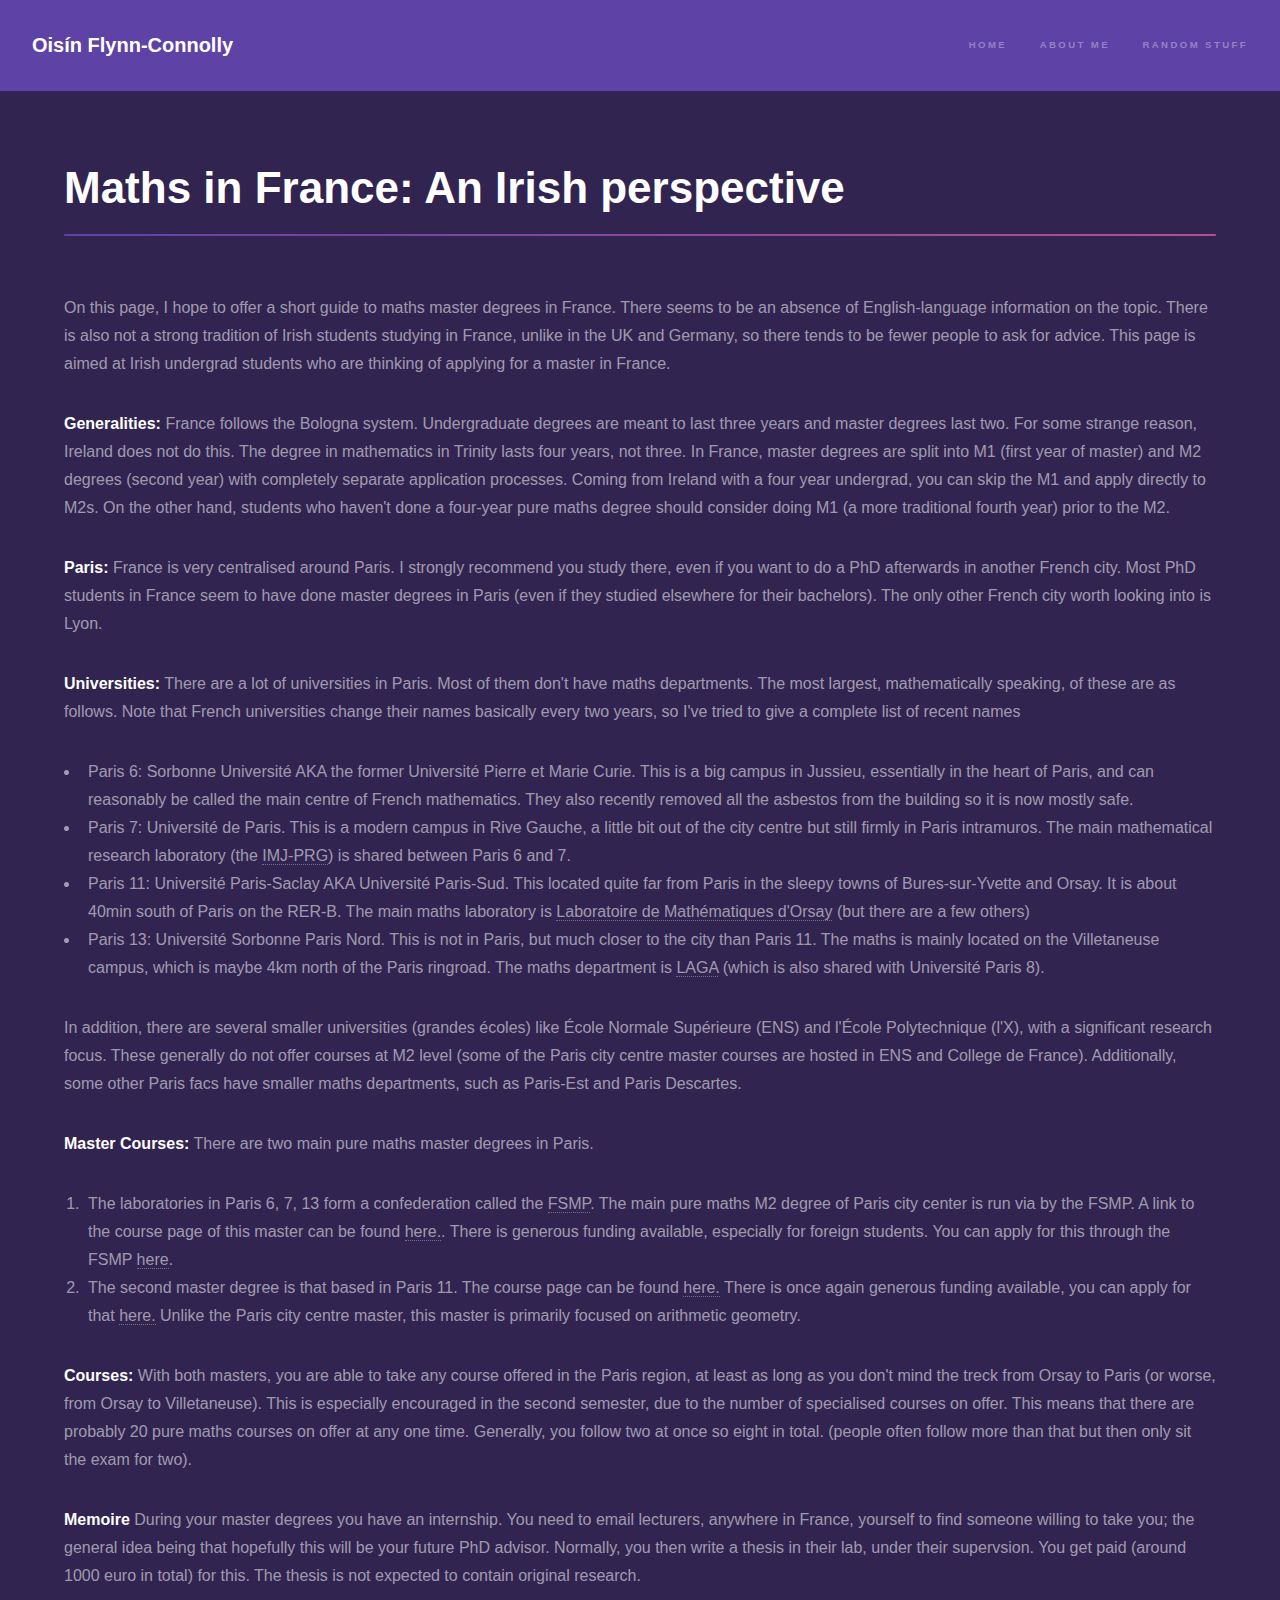
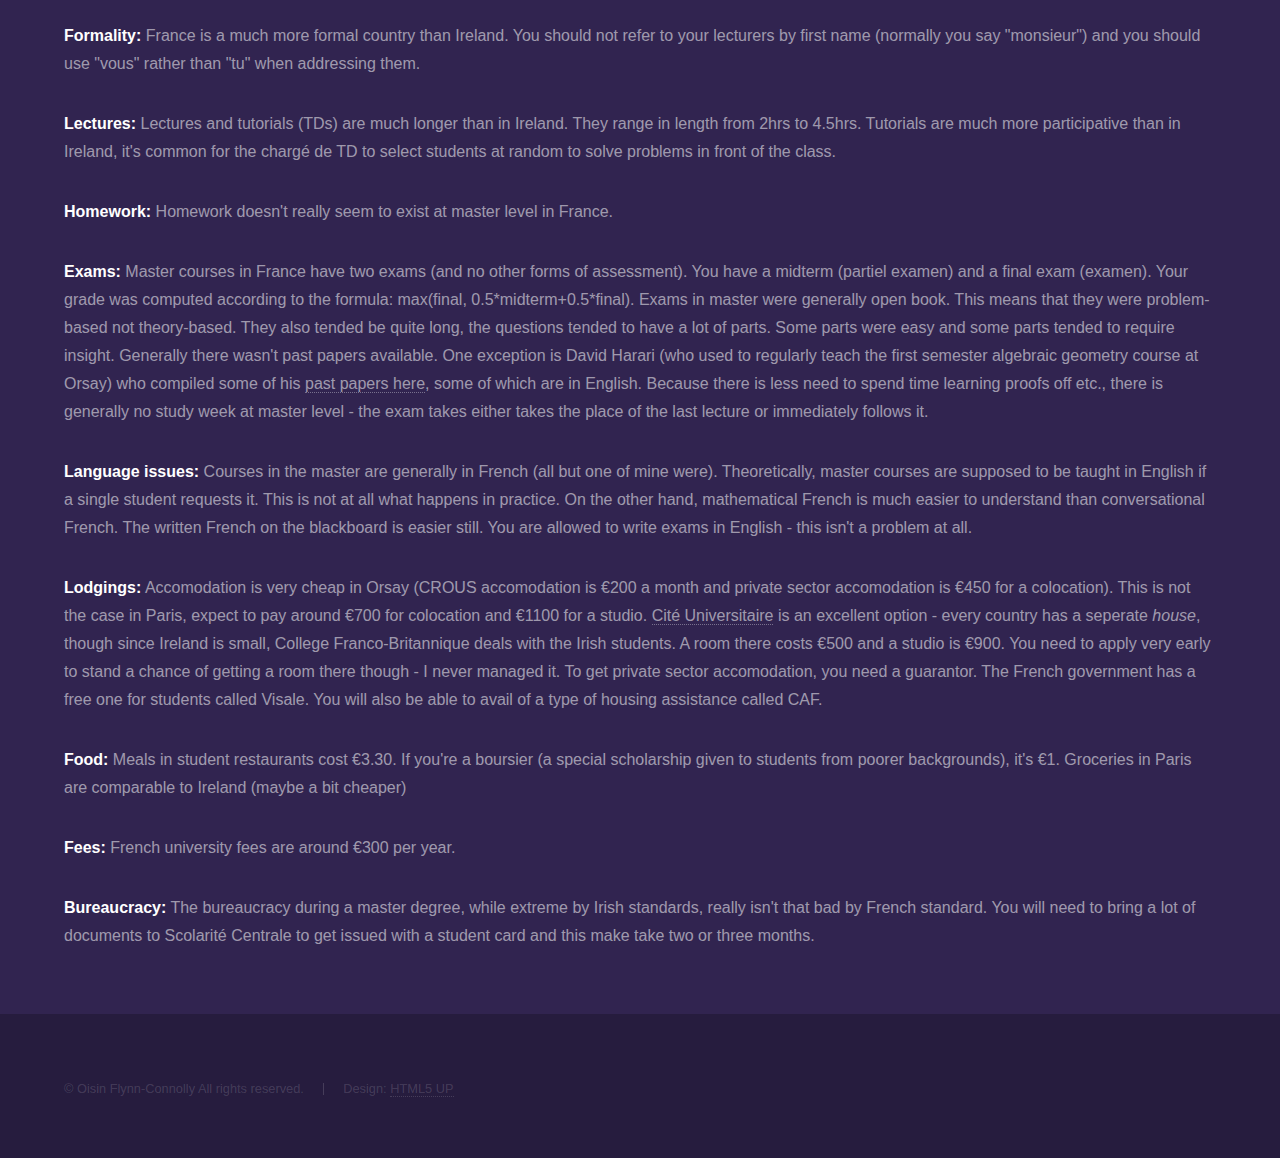
<file: operads_tricks.html>
<!DOCTYPE HTML>
<!--
	Hyperspace by HTML5 UP
	html5up.net | @ajlkn
	Free for personal and commercial use under the CCA 3.0 license (html5up.net/license)
-->
<html>
	<head>
		<title>Maths in France: An Irish perspective</title>
		<meta charset="utf-8" />
		<meta name="viewport" content="width=device-width, initial-scale=1, user-scalable=no" />
		<link rel="stylesheet" href="assets/css/main.css" />
		<noscript><link rel="stylesheet" href="assets/css/noscript.css" /></noscript>
	</head>
	<!-- Google tag (gtag.js) -->
<script async src="https://www.googletagmanager.com/gtag/js?id=G-9X3KFNKSCT"></script>
<script>
  window.dataLayer = window.dataLayer || [];
  function gtag(){dataLayer.push(arguments);}
  gtag('js', new Date());

  gtag('config', 'G-9X3KFNKSCT');
</script>
	<body class="is-preload">

		<!-- Header -->
			<header id="header">
				<a href="index.html" class="title">Oisín Flynn-Connolly</a>
				<nav>
					<ul>
						<li><a href="index.html">Home</a></li>
						<li><a href="generic.html">About me</a></li>
						<li><a href="elements.html">Random stuff</a></li>
					</ul>
				</nav>
			</header>

		<!-- Wrapper -->
			<div id="wrapper">

				<!-- Main -->
					<section id="main" class="wrapper">
						<div class="inner">
							<h1 class="major">Maths in France: An Irish perspective</h1>
						
	<p> On this page, I hope to offer a short guide to maths master degrees in France. There seems to be an absence of English-language information on the topic. There is also not a strong tradition of Irish students studying in France, unlike in the UK and Germany, so there tends to be fewer people to ask for advice. This page is aimed at Irish undergrad students who are thinking of applying for a master in France.</p>

<p><b>Generalities:</b> France follows the Bologna system. Undergraduate degrees are meant to last three years and master degrees last two. For some strange reason, Ireland does not do this. The degree in mathematics in Trinity lasts four years, not three. In France, master degrees are split into M1 (first year of master) and M2 degrees (second year) with completely separate application processes. Coming from Ireland with a four year undergrad, you can skip the M1 and apply directly to M2s. On the other hand, students who haven't done a four-year pure maths degree should consider doing M1 (a more traditional fourth year) prior to the M2.</p>

<p><b>Paris:</b> France is very centralised around Paris. I strongly recommend you study there, even if you want to do a PhD afterwards in another French city. Most PhD students in France seem to have done master degrees in Paris (even if they studied elsewhere for their bachelors). The only other French city worth looking into is Lyon.</p>

<p><b>Universities:</b> There are a lot of universities in Paris. Most of them don't have maths departments. The most largest, mathematically speaking, of these are as follows. Note that French universities change their names basically every two years, so I've tried to give a complete list of recent names</p>
<ul>
<li>
Paris 6: Sorbonne Université AKA the former Université Pierre et Marie Curie. This is a big campus in Jussieu, essentially in the heart of Paris, and can reasonably be called the main centre of French mathematics. They also recently removed all the asbestos from the building so it is now mostly safe.
</li>
<li>
Paris 7: Université de Paris. This is a modern campus in Rive Gauche, a little bit out of the city centre but still firmly in Paris intramuros. The main mathematical research laboratory (the <a href="https://www.imj-prg.fr/en/">IMJ-PRG</a>) is shared between Paris 6 and 7.
</li>
<li>
Paris 11: Université Paris-Saclay AKA Université Paris-Sud. This located quite far from Paris in the sleepy towns of Bures-sur-Yvette and Orsay. It is about 40min south of Paris on the RER-B. The main maths laboratory  is <a href ="https://www.imo.universite-paris-saclay.fr/fr/">Laboratoire de Mathématiques d'Orsay</a> (but there are a few others)
</li>
<li>
Paris 13: Université Sorbonne Paris Nord. This is not in Paris, but much closer to the city than Paris 11. The maths is mainly located on the Villetaneuse campus, which is maybe 4km north of the Paris ringroad.   The maths department is <a href="https://www.math.univ-paris13.fr/">LAGA</a> (which is also shared with Université Paris 8).
</li>
</ul>
<p>In addition, there are several smaller universities (grandes écoles) like École Normale Supérieure (ENS) and l'École Polytechnique (l'X), with a significant research focus. These generally do not offer courses at M2 level (some of the Paris city centre master courses are hosted in ENS and College de France). Additionally, some other Paris facs have smaller maths departments, such as Paris-Est and Paris Descartes.</p>

<p><b>Master Courses:</b> There are two main pure maths master degrees in Paris.
<ol>
<li> The laboratories in Paris 6, 7, 13 form a confederation called the <a href="https://sciencesmaths-paris.fr"> FSMP</a>. The main pure maths M2 degree of Paris city center is run via by the FSMP. A link to the course page of this master can be found <a href="https://master-math-fonda.imj-prg.fr/2023-24/cours.html">here.</a>. There is generous funding available, especially for foreign students. You can apply for this through the FSMP <a href="https://sciencesmaths-paris.fr/pgsm-master">here</a>. </li>

<li>The second master degree is that based in Paris 11. The course page can be found <a href="https://www.imo.universite-paris-saclay.fr/fr/etudiants/masters/mathematiques-et-applications/m2/arithmetique-analyse-geometrie/">here.</a> There is once again generous funding available, you can apply for that <a href="https://www.fondation-hadamard.fr/fr/programmes/les-programmes-transverses/le-programme-gradue/candidater-a-une-bourse-sophie-germain/">here.</a> Unlike the Paris city centre master, this master is primarily focused on arithmetic geometry.</li>
</ol>

<p><b>Courses:</b> With both masters, you are able to take any course offered in the Paris region, at least as long as you don't mind the treck from Orsay to Paris (or worse, from Orsay to Villetaneuse). This is especially encouraged in the second semester, due to the number of specialised courses on offer. This means that there are probably 20 pure maths courses on offer at any one time. Generally, you follow two at once so eight in total. (people often follow more than that but then only sit the exam for two).
</p>

<p><b>Memoire</b> During your master degrees you have an internship. You need to email lecturers, anywhere in France, yourself to find someone willing to take you; the general idea being that hopefully this will be your future PhD advisor. Normally, you then write a thesis in their lab, under their supervsion. You get paid (around 1000 euro in total) for this. The thesis is not expected to contain original research.
</p>

<p><b>Formality:</b> France is a much more formal country than Ireland. You should not refer to your lecturers by first name (normally you say "monsieur") and you should use "vous" rather than "tu" when addressing them.
</p>

<p><b>Lectures:</b> Lectures and tutorials (TDs) are much longer than in Ireland. They range in length from 2hrs to 4.5hrs. Tutorials are much more participative than in Ireland, it's common for the chargé de TD to select students at random to solve problems in front of the class. 
</p>

<p><b>Homework:</b> Homework doesn't really seem to exist at master level in France. 
</p>

<p><b>Exams:</b> Master courses in France have two exams (and no other forms of assessment). You have a midterm (partiel examen) and a final exam (examen). Your grade was computed according to the formula: max(final, 0.5*midterm+0.5*final).  Exams in master were generally open book. This means that they were problem-based not theory-based. They also tended be quite long, the questions tended to have a lot of parts. Some parts were easy and some parts tended to require insight. Generally there wasn't past papers available. One exception is David Harari (who used to regularly teach the first semester algebraic geometry course at Orsay) who compiled some of his <a href="https://www.imo.universite-paris-saclay.fr/~david.harari/enseignement/geoalg13/">past papers here</a>, some of which are in English. Because there is less need to spend time learning proofs off etc., there is generally no study week at master level - the exam takes either takes the place of the last lecture or immediately follows it. 
</p>

<p><b>Language issues:</b> Courses in the master are generally in French (all but one of mine were). Theoretically, master courses are supposed to be taught in English if a single student requests it. This is not at all what happens in practice. On the other hand, mathematical French is much easier to understand than conversational French. The written French on the blackboard is easier still. You are allowed to write exams in English - this isn't a problem at all.
</p>

<p><b>Lodgings:</b> Accomodation is very cheap in Orsay (CROUS accomodation is €200 a month and private sector accomodation is €450 for a colocation). This is not the case in Paris, expect to pay around €700 for colocation and €1100 for a studio. <a href="https://www.ciup.fr/en/">Cité Universitaire</a> is an excellent option - every country has a seperate <i>house</i>, though since Ireland is small, College Franco-Britannique deals with the Irish students. A room there costs €500 and a studio is €900. You need to apply very early to stand a chance of getting a room there though - I never managed it. To get private sector accomodation, you need a guarantor. The French government has a free one for students called Visale. You will also be able to avail of a type of housing assistance called CAF.
</p>
<p>
<b>Food:</b>  Meals in student restaurants cost €3.30. If you're a boursier (a special scholarship given to students from poorer backgrounds), it's €1. Groceries in Paris are comparable to Ireland (maybe a bit cheaper) 
</p>
<p>
<b>Fees:</b> French university fees are around €300 per year. 
</p>
<p>
<b>Bureaucracy:</b> The bureaucracy during a master degree, while extreme by Irish standards, really isn't that bad by French standard. You will need to bring a lot of documents to Scolarité Centrale to get issued with a student card and this make take two or three months.
</p>

			</div>

		<!-- Footer -->
			<footer id="footer" class="wrapper alt">
				<div class="inner">
					<ul class="menu">
						<li>&copy; Oisin Flynn-Connolly All rights reserved.</li><li>Design: <a href="http://html5up.net">HTML5 UP</a></li>
					</ul>
				</div>
			</footer>

		<!-- Scripts -->
			<script src="assets/js/jquery.min.js"></script>
			<script src="assets/js/jquery.scrollex.min.js"></script>
			<script src="assets/js/jquery.scrolly.min.js"></script>
			<script src="assets/js/browser.min.js"></script>
			<script src="assets/js/breakpoints.min.js"></script>
			<script src="assets/js/util.js"></script>
			<script src="assets/js/main.js"></script>

	</body>
</html>
</file>
<file: assets/css/noscript.css>
/*
	Hyperspace by HTML5 UP
	html5up.net | @ajlkn
	Free for personal and commercial use under the CCA 3.0 license (html5up.net/license)
*/

/* Spotlights */

	.spotlights > section > .image:before {
		opacity: 0 !important;
	}

	.spotlights > section > .content > .inner {
		-moz-transform: none !important;
		-webkit-transform: none !important;
		-ms-transform: none !important;
		transform: none !important;
		opacity: 1 !important;
	}

/* Wrapper */

	.wrapper > .inner {
		opacity: 1 !important;
		-moz-transform: none !important;
		-webkit-transform: none !important;
		-ms-transform: none !important;
		transform: none !important;
	}

/* Sidebar */

	#sidebar > .inner {
		opacity: 1 !important;
	}

	#sidebar nav > ul > li {
		-moz-transform: none !important;
		-webkit-transform: none !important;
		-ms-transform: none !important;
		transform: none !important;
		opacity: 1 !important;
	}
</file>
<file: assets/css/main.css>
@import url(fontawesome-all.min.css);

/*
	Hyperspace by HTML5 UP
	html5up.net | @ajlkn
	Free for personal and commercial use under the CCA 3.0 license (html5up.net/license)
*/

html, body, div, span, applet, object,
iframe, h1, h2, h3, h4, h5, h6, p, blockquote,
pre, a, abbr, acronym, address, big, cite,
code, del, dfn, em, img, ins, kbd, q, s, samp,
small, strike, strong, sub, sup, tt, var, b,
u, i, center, dl, dt, dd, ol, ul, li, fieldset,
form, label, legend, table, caption, tbody,
tfoot, thead, tr, th, td, article, aside,
canvas, details, embed, figure, figcaption,
footer, header, hgroup, menu, nav, output, ruby,
section, summary, time, mark, audio, video {
	margin: 0;
	padding: 0;
	border: 0;
	font-size: 100%;
	font: inherit;
	vertical-align: baseline;}

article, aside, details, figcaption, figure,
footer, header, hgroup, menu, nav, section {
	display: block;}

body {
	line-height: 1;
}

ol, ul {
	list-style: none;
}

blockquote, q {
	quotes: none;
}

	blockquote:before, blockquote:after, q:before, q:after {
		content: '';
		content: none;
	}

table {
	border-collapse: collapse;
	border-spacing: 0;
}

body {
	-webkit-text-size-adjust: none;
}

mark {
	background-color: transparent;
	color: inherit;
}

input::-moz-focus-inner {
	border: 0;
	padding: 0;
}

input, select, textarea {
	-moz-appearance: none;
	-webkit-appearance: none;
	-ms-appearance: none;
	appearance: none;
}

/* Basic */

	@-ms-viewport {
		width: device-width;
	}

	body {
		-ms-overflow-style: scrollbar;
	}

	@media screen and (max-width: 480px) {

		html, body {
			min-width: 320px;
		}

	}

	html {
		box-sizing: border-box;
	}

	*, *:before, *:after {
		box-sizing: inherit;
	}

	body {
		background: #312450;
	}

		body.is-preload *, body.is-preload *:before, body.is-preload *:after {
			-moz-animation: none !important;
			-webkit-animation: none !important;
			-ms-animation: none !important;
			animation: none !important;
			-moz-transition: none !important;
			-webkit-transition: none !important;
			-ms-transition: none !important;
			transition: none !important;
		}

/* Type */

	body, input, select, textarea {
		color: rgba(255, 255, 255, 0.55);
		font-family: Arial, Helvetica, sans-serif;
		font-size: 16.5pt;
		font-weight: normal;
		line-height: 1.75;
	}

		@media screen and (max-width: 1680px) {

			body, input, select, textarea {
				font-size: 13pt;
			}

		}

		@media screen and (max-width: 1280px) {

			body, input, select, textarea {
				font-size: 12pt;
			}

		}

		@media screen and (max-width: 360px) {

			body, input, select, textarea {
				font-size: 11pt;
			}

		}

	a {
		-moz-transition: color 0.2s ease, border-bottom-color 0.2s ease;
		-webkit-transition: color 0.2s ease, border-bottom-color 0.2s ease;
		-ms-transition: color 0.2s ease, border-bottom-color 0.2s ease;
		transition: color 0.2s ease, border-bottom-color 0.2s ease;
		border-bottom: dotted 1px rgba(255, 255, 255, 0.35);
		color: inherit;
		text-decoration: none;
	}

		a:hover {
			border-bottom-color: transparent;
			color: #ffffff;
		}

	strong, b {
		color: #ffffff;
		font-weight: bold;
	}

	em, i {
		font-style: italic;
	}

	p {
		margin: 0 0 2em 0;
	}

	h1, h2, h3, h4, h5, h6 {
		color: #ffffff;
		font-weight: bold;
		line-height: 1.5;
		margin: 0 0 0.5em 0;
	}

		h1 a, h2 a, h3 a, h4 a, h5 a, h6 a {
			color: inherit;
			text-decoration: none;
		}

	h1 {
		font-size: 2.75em;
	}

		h1.major {
			margin: 0 0 1.3em 0;
			position: relative;
			padding-bottom: 0.35em;
		}

			h1.major:after {
				background-image: -moz-linear-gradient(to right, #5e42a6, #b74e91);
				background-image: -webkit-linear-gradient(to right, #5e42a6, #b74e91);
				background-image: -ms-linear-gradient(to right, #5e42a6, #b74e91);
				background-image: linear-gradient(to right, #5e42a6, #b74e91);
				-moz-transition: max-width 0.2s ease;
				-webkit-transition: max-width 0.2s ease;
				-ms-transition: max-width 0.2s ease;
				transition: max-width 0.2s ease;
				border-radius: 0.2em;
				bottom: 0;
				content: '';
				height: 0.05em;
				position: absolute;
				right: 0;
				width: 100%;
			}

	h2 {
		font-size: 1.75em;
	}

	h3 {
		font-size: 1.1em;
	}

	h4 {
		font-size: 1em;
	}

	h5 {
		font-size: 0.8em;
	}

	h6 {
		font-size: 0.6em;
	}

	@media screen and (max-width: 736px) {

		h1 {
			font-size: 2em;
		}

		h2 {
			font-size: 1.25em;
		}

		h3 {
			font-size: 1em;
		}

		h4 {
			font-size: 0.8em;
		}

		h5 {
			font-size: 0.6em;
		}

		h6 {
			font-size: 0.6em;
		}

	}

	sub {
		font-size: 0.8em;
		position: relative;
		top: 0.5em;
	}

	sup {
		font-size: 0.8em;
		position: relative;
		top: -0.5em;
	}

	blockquote {
		border-left: solid 4px rgba(255, 255, 255, 0.15);
		font-style: italic;
		margin: 0 0 2em 0;
		padding: 0.5em 0 0.5em 2em;
	}

	code {
		background: rgba(255, 255, 255, 0.05);
		border-radius: 0.25em;
		border: solid 1px rgba(255, 255, 255, 0.15);
		font-family: "Courier New", monospace;
		font-size: 0.9em;
		margin: 0 0.25em;
		padding: 0.25em 0.65em;
	}

	pre {
		-webkit-overflow-scrolling: touch;
		font-family: "Courier New", monospace;
		font-size: 0.9em;
		margin: 0 0 2em 0;
	}

		pre code {
			display: block;
			line-height: 1.75em;
			padding: 1em 1.5em;
			overflow-x: auto;
		}

	hr {
		border: 0;
		border-bottom: solid 1px rgba(255, 255, 255, 0.15);
		margin: 2em 0;
	}

		hr.major {
			margin: 3em 0;
		}

	.align-left {
		text-align: left;
	}

	.align-center {
		text-align: center;
	}

	.align-right {
		text-align: right;
	}

/* Row */

	.row {
		display: flex;
		flex-wrap: wrap;
		box-sizing: border-box;
		align-items: stretch;
	}

		.row > * {
			box-sizing: border-box;
		}

		.row.gtr-uniform > * > :last-child {
			margin-bottom: 0;
		}

		.row.aln-left {
			justify-content: flex-start;
		}

		.row.aln-center {
			justify-content: center;
		}

		.row.aln-right {
			justify-content: flex-end;
		}

		.row.aln-top {
			align-items: flex-start;
		}

		.row.aln-middle {
			align-items: center;
		}

		.row.aln-bottom {
			align-items: flex-end;
		}

		.row > .imp {
			order: -1;
		}

		.row > .col-1 {
			width: 8.33333%;
		}

		.row > .off-1 {
			margin-left: 8.33333%;
		}

		.row > .col-2 {
			width: 16.66667%;
		}

		.row > .off-2 {
			margin-left: 16.66667%;
		}

		.row > .col-3 {
			width: 25%;
		}

		.row > .off-3 {
			margin-left: 25%;
		}

		.row > .col-4 {
			width: 33.33333%;
		}

		.row > .off-4 {
			margin-left: 33.33333%;
		}

		.row > .col-5 {
			width: 41.66667%;
		}

		.row > .off-5 {
			margin-left: 41.66667%;
		}

		.row > .col-6 {
			width: 50%;
		}

		.row > .off-6 {
			margin-left: 50%;
		}

		.row > .col-7 {
			width: 58.33333%;
		}

		.row > .off-7 {
			margin-left: 58.33333%;
		}

		.row > .col-8 {
			width: 66.66667%;
		}

		.row > .off-8 {
			margin-left: 66.66667%;
		}

		.row > .col-9 {
			width: 75%;
		}

		.row > .off-9 {
			margin-left: 75%;
		}

		.row > .col-10 {
			width: 83.33333%;
		}

		.row > .off-10 {
			margin-left: 83.33333%;
		}

		.row > .col-11 {
			width: 91.66667%;
		}

		.row > .off-11 {
			margin-left: 91.66667%;
		}

		.row > .col-12 {
			width: 100%;
		}

		.row > .off-12 {
			margin-left: 100%;
		}

		.row.gtr-0 {
			margin-top: 0;
			margin-left: 0em;
		}

			.row.gtr-0 > * {
				padding: 0 0 0 0em;
			}

			.row.gtr-0.gtr-uniform {
				margin-top: 0em;
			}

				.row.gtr-0.gtr-uniform > * {
					padding-top: 0em;
				}

		.row.gtr-25 {
			margin-top: 0;
			margin-left: -0.375em;
		}

			.row.gtr-25 > * {
				padding: 0 0 0 0.375em;
			}

			.row.gtr-25.gtr-uniform {
				margin-top: -0.375em;
			}

				.row.gtr-25.gtr-uniform > * {
					padding-top: 0.375em;
				}

		.row.gtr-50 {
			margin-top: 0;
			margin-left: -0.75em;
		}

			.row.gtr-50 > * {
				padding: 0 0 0 0.75em;
			}

			.row.gtr-50.gtr-uniform {
				margin-top: -0.75em;
			}

				.row.gtr-50.gtr-uniform > * {
					padding-top: 0.75em;
				}

		.row {
			margin-top: 0;
			margin-left: -1.5em;
		}

			.row > * {
				padding: 0 0 0 1.5em;
			}

			.row.gtr-uniform {
				margin-top: -1.5em;
			}

				.row.gtr-uniform > * {
					padding-top: 1.5em;
				}

		.row.gtr-150 {
			margin-top: 0;
			margin-left: -2.25em;
		}

			.row.gtr-150 > * {
				padding: 0 0 0 2.25em;
			}

			.row.gtr-150.gtr-uniform {
				margin-top: -2.25em;
			}

				.row.gtr-150.gtr-uniform > * {
					padding-top: 2.25em;
				}

		.row.gtr-200 {
			margin-top: 0;
			margin-left: -3em;
		}

			.row.gtr-200 > * {
				padding: 0 0 0 3em;
			}

			.row.gtr-200.gtr-uniform {
				margin-top: -3em;
			}

				.row.gtr-200.gtr-uniform > * {
					padding-top: 3em;
				}

		@media screen and (max-width: 1680px) {

			.row {
				display: flex;
				flex-wrap: wrap;
				box-sizing: border-box;
				align-items: stretch;
			}

				.row > * {
					box-sizing: border-box;
				}

				.row.gtr-uniform > * > :last-child {
					margin-bottom: 0;
				}

				.row.aln-left {
					justify-content: flex-start;
				}

				.row.aln-center {
					justify-content: center;
				}

				.row.aln-right {
					justify-content: flex-end;
				}

				.row.aln-top {
					align-items: flex-start;
				}

				.row.aln-middle {
					align-items: center;
				}

				.row.aln-bottom {
					align-items: flex-end;
				}

				.row > .imp-xlarge {
					order: -1;
				}

				.row > .col-1-xlarge {
					width: 8.33333%;
				}

				.row > .off-1-xlarge {
					margin-left: 8.33333%;
				}

				.row > .col-2-xlarge {
					width: 16.66667%;
				}

				.row > .off-2-xlarge {
					margin-left: 16.66667%;
				}

				.row > .col-3-xlarge {
					width: 25%;
				}

				.row > .off-3-xlarge {
					margin-left: 25%;
				}

				.row > .col-4-xlarge {
					width: 33.33333%;
				}

				.row > .off-4-xlarge {
					margin-left: 33.33333%;
				}

				.row > .col-5-xlarge {
					width: 41.66667%;
				}

				.row > .off-5-xlarge {
					margin-left: 41.66667%;
				}

				.row > .col-6-xlarge {
					width: 50%;
				}

				.row > .off-6-xlarge {
					margin-left: 50%;
				}

				.row > .col-7-xlarge {
					width: 58.33333%;
				}

				.row > .off-7-xlarge {
					margin-left: 58.33333%;
				}

				.row > .col-8-xlarge {
					width: 66.66667%;
				}

				.row > .off-8-xlarge {
					margin-left: 66.66667%;
				}

				.row > .col-9-xlarge {
					width: 75%;
				}

				.row > .off-9-xlarge {
					margin-left: 75%;
				}

				.row > .col-10-xlarge {
					width: 83.33333%;
				}

				.row > .off-10-xlarge {
					margin-left: 83.33333%;
				}

				.row > .col-11-xlarge {
					width: 91.66667%;
				}

				.row > .off-11-xlarge {
					margin-left: 91.66667%;
				}

				.row > .col-12-xlarge {
					width: 100%;
				}

				.row > .off-12-xlarge {
					margin-left: 100%;
				}

				.row.gtr-0 {
					margin-top: 0;
					margin-left: 0em;
				}

					.row.gtr-0 > * {
						padding: 0 0 0 0em;
					}

					.row.gtr-0.gtr-uniform {
						margin-top: 0em;
					}

						.row.gtr-0.gtr-uniform > * {
							padding-top: 0em;
						}

				.row.gtr-25 {
					margin-top: 0;
					margin-left: -0.375em;
				}

					.row.gtr-25 > * {
						padding: 0 0 0 0.375em;
					}

					.row.gtr-25.gtr-uniform {
						margin-top: -0.375em;
					}

						.row.gtr-25.gtr-uniform > * {
							padding-top: 0.375em;
						}

				.row.gtr-50 {
					margin-top: 0;
					margin-left: -0.75em;
				}

					.row.gtr-50 > * {
						padding: 0 0 0 0.75em;
					}

					.row.gtr-50.gtr-uniform {
						margin-top: -0.75em;
					}

						.row.gtr-50.gtr-uniform > * {
							padding-top: 0.75em;
						}

				.row {
					margin-top: 0;
					margin-left: -1.5em;
				}

					.row > * {
						padding: 0 0 0 1.5em;
					}

					.row.gtr-uniform {
						margin-top: -1.5em;
					}

						.row.gtr-uniform > * {
							padding-top: 1.5em;
						}

				.row.gtr-150 {
					margin-top: 0;
					margin-left: -2.25em;
				}

					.row.gtr-150 > * {
						padding: 0 0 0 2.25em;
					}

					.row.gtr-150.gtr-uniform {
						margin-top: -2.25em;
					}

						.row.gtr-150.gtr-uniform > * {
							padding-top: 2.25em;
						}

				.row.gtr-200 {
					margin-top: 0;
					margin-left: -3em;
				}

					.row.gtr-200 > * {
						padding: 0 0 0 3em;
					}

					.row.gtr-200.gtr-uniform {
						margin-top: -3em;
					}

						.row.gtr-200.gtr-uniform > * {
							padding-top: 3em;
						}

		}

		@media screen and (max-width: 1280px) {

			.row {
				display: flex;
				flex-wrap: wrap;
				box-sizing: border-box;
				align-items: stretch;
			}

				.row > * {
					box-sizing: border-box;
				}

				.row.gtr-uniform > * > :last-child {
					margin-bottom: 0;
				}

				.row.aln-left {
					justify-content: flex-start;
				}

				.row.aln-center {
					justify-content: center;
				}

				.row.aln-right {
					justify-content: flex-end;
				}

				.row.aln-top {
					align-items: flex-start;
				}

				.row.aln-middle {
					align-items: center;
				}

				.row.aln-bottom {
					align-items: flex-end;
				}

				.row > .imp-large {
					order: -1;
				}

				.row > .col-1-large {
					width: 8.33333%;
				}

				.row > .off-1-large {
					margin-left: 8.33333%;
				}

				.row > .col-2-large {
					width: 16.66667%;
				}

				.row > .off-2-large {
					margin-left: 16.66667%;
				}

				.row > .col-3-large {
					width: 25%;
				}

				.row > .off-3-large {
					margin-left: 25%;
				}

				.row > .col-4-large {
					width: 33.33333%;
				}

				.row > .off-4-large {
					margin-left: 33.33333%;
				}

				.row > .col-5-large {
					width: 41.66667%;
				}

				.row > .off-5-large {
					margin-left: 41.66667%;
				}

				.row > .col-6-large {
					width: 50%;
				}

				.row > .off-6-large {
					margin-left: 50%;
				}

				.row > .col-7-large {
					width: 58.33333%;
				}

				.row > .off-7-large {
					margin-left: 58.33333%;
				}

				.row > .col-8-large {
					width: 66.66667%;
				}

				.row > .off-8-large {
					margin-left: 66.66667%;
				}

				.row > .col-9-large {
					width: 75%;
				}

				.row > .off-9-large {
					margin-left: 75%;
				}

				.row > .col-10-large {
					width: 83.33333%;
				}

				.row > .off-10-large {
					margin-left: 83.33333%;
				}

				.row > .col-11-large {
					width: 91.66667%;
				}

				.row > .off-11-large {
					margin-left: 91.66667%;
				}

				.row > .col-12-large {
					width: 100%;
				}

				.row > .off-12-large {
					margin-left: 100%;
				}

				.row.gtr-0 {
					margin-top: 0;
					margin-left: 0em;
				}

					.row.gtr-0 > * {
						padding: 0 0 0 0em;
					}

					.row.gtr-0.gtr-uniform {
						margin-top: 0em;
					}

						.row.gtr-0.gtr-uniform > * {
							padding-top: 0em;
						}

				.row.gtr-25 {
					margin-top: 0;
					margin-left: -0.375em;
				}

					.row.gtr-25 > * {
						padding: 0 0 0 0.375em;
					}

					.row.gtr-25.gtr-uniform {
						margin-top: -0.375em;
					}

						.row.gtr-25.gtr-uniform > * {
							padding-top: 0.375em;
						}

				.row.gtr-50 {
					margin-top: 0;
					margin-left: -0.75em;
				}

					.row.gtr-50 > * {
						padding: 0 0 0 0.75em;
					}

					.row.gtr-50.gtr-uniform {
						margin-top: -0.75em;
					}

						.row.gtr-50.gtr-uniform > * {
							padding-top: 0.75em;
						}

				.row {
					margin-top: 0;
					margin-left: -1.5em;
				}

					.row > * {
						padding: 0 0 0 1.5em;
					}

					.row.gtr-uniform {
						margin-top: -1.5em;
					}

						.row.gtr-uniform > * {
							padding-top: 1.5em;
						}

				.row.gtr-150 {
					margin-top: 0;
					margin-left: -2.25em;
				}

					.row.gtr-150 > * {
						padding: 0 0 0 2.25em;
					}

					.row.gtr-150.gtr-uniform {
						margin-top: -2.25em;
					}

						.row.gtr-150.gtr-uniform > * {
							padding-top: 2.25em;
						}

				.row.gtr-200 {
					margin-top: 0;
					margin-left: -3em;
				}

					.row.gtr-200 > * {
						padding: 0 0 0 3em;
					}

					.row.gtr-200.gtr-uniform {
						margin-top: -3em;
					}

						.row.gtr-200.gtr-uniform > * {
							padding-top: 3em;
						}

		}

		@media screen and (max-width: 980px) {

			.row {
				display: flex;
				flex-wrap: wrap;
				box-sizing: border-box;
				align-items: stretch;
			}

				.row > * {
					box-sizing: border-box;
				}

				.row.gtr-uniform > * > :last-child {
					margin-bottom: 0;
				}

				.row.aln-left {
					justify-content: flex-start;
				}

				.row.aln-center {
					justify-content: center;
				}

				.row.aln-right {
					justify-content: flex-end;
				}

				.row.aln-top {
					align-items: flex-start;
				}

				.row.aln-middle {
					align-items: center;
				}

				.row.aln-bottom {
					align-items: flex-end;
				}

				.row > .imp-medium {
					order: -1;
				}

				.row > .col-1-medium {
					width: 8.33333%;
				}

				.row > .off-1-medium {
					margin-left: 8.33333%;
				}

				.row > .col-2-medium {
					width: 16.66667%;
				}

				.row > .off-2-medium {
					margin-left: 16.66667%;
				}

				.row > .col-3-medium {
					width: 25%;
				}

				.row > .off-3-medium {
					margin-left: 25%;
				}

				.row > .col-4-medium {
					width: 33.33333%;
				}

				.row > .off-4-medium {
					margin-left: 33.33333%;
				}

				.row > .col-5-medium {
					width: 41.66667%;
				}

				.row > .off-5-medium {
					margin-left: 41.66667%;
				}

				.row > .col-6-medium {
					width: 50%;
				}

				.row > .off-6-medium {
					margin-left: 50%;
				}

				.row > .col-7-medium {
					width: 58.33333%;
				}

				.row > .off-7-medium {
					margin-left: 58.33333%;
				}

				.row > .col-8-medium {
					width: 66.66667%;
				}

				.row > .off-8-medium {
					margin-left: 66.66667%;
				}

				.row > .col-9-medium {
					width: 75%;
				}

				.row > .off-9-medium {
					margin-left: 75%;
				}

				.row > .col-10-medium {
					width: 83.33333%;
				}

				.row > .off-10-medium {
					margin-left: 83.33333%;
				}

				.row > .col-11-medium {
					width: 91.66667%;
				}

				.row > .off-11-medium {
					margin-left: 91.66667%;
				}

				.row > .col-12-medium {
					width: 100%;
				}

				.row > .off-12-medium {
					margin-left: 100%;
				}

				.row.gtr-0 {
					margin-top: 0;
					margin-left: 0em;
				}

					.row.gtr-0 > * {
						padding: 0 0 0 0em;
					}

					.row.gtr-0.gtr-uniform {
						margin-top: 0em;
					}

						.row.gtr-0.gtr-uniform > * {
							padding-top: 0em;
						}

				.row.gtr-25 {
					margin-top: 0;
					margin-left: -0.375em;
				}

					.row.gtr-25 > * {
						padding: 0 0 0 0.375em;
					}

					.row.gtr-25.gtr-uniform {
						margin-top: -0.375em;
					}

						.row.gtr-25.gtr-uniform > * {
							padding-top: 0.375em;
						}

				.row.gtr-50 {
					margin-top: 0;
					margin-left: -0.75em;
				}

					.row.gtr-50 > * {
						padding: 0 0 0 0.75em;
					}

					.row.gtr-50.gtr-uniform {
						margin-top: -0.75em;
					}

						.row.gtr-50.gtr-uniform > * {
							padding-top: 0.75em;
						}

				.row {
					margin-top: 0;
					margin-left: -1.5em;
				}

					.row > * {
						padding: 0 0 0 1.5em;
					}

					.row.gtr-uniform {
						margin-top: -1.5em;
					}

						.row.gtr-uniform > * {
							padding-top: 1.5em;
						}

				.row.gtr-150 {
					margin-top: 0;
					margin-left: -2.25em;
				}

					.row.gtr-150 > * {
						padding: 0 0 0 2.25em;
					}

					.row.gtr-150.gtr-uniform {
						margin-top: -2.25em;
					}

						.row.gtr-150.gtr-uniform > * {
							padding-top: 2.25em;
						}

				.row.gtr-200 {
					margin-top: 0;
					margin-left: -3em;
				}

					.row.gtr-200 > * {
						padding: 0 0 0 3em;
					}

					.row.gtr-200.gtr-uniform {
						margin-top: -3em;
					}

						.row.gtr-200.gtr-uniform > * {
							padding-top: 3em;
						}

		}

		@media screen and (max-width: 736px) {

			.row {
				display: flex;
				flex-wrap: wrap;
				box-sizing: border-box;
				align-items: stretch;
			}

				.row > * {
					box-sizing: border-box;
				}

				.row.gtr-uniform > * > :last-child {
					margin-bottom: 0;
				}

				.row.aln-left {
					justify-content: flex-start;
				}

				.row.aln-center {
					justify-content: center;
				}

				.row.aln-right {
					justify-content: flex-end;
				}

				.row.aln-top {
					align-items: flex-start;
				}

				.row.aln-middle {
					align-items: center;
				}

				.row.aln-bottom {
					align-items: flex-end;
				}

				.row > .imp-small {
					order: -1;
				}

				.row > .col-1-small {
					width: 8.33333%;
				}

				.row > .off-1-small {
					margin-left: 8.33333%;
				}

				.row > .col-2-small {
					width: 16.66667%;
				}

				.row > .off-2-small {
					margin-left: 16.66667%;
				}

				.row > .col-3-small {
					width: 25%;
				}

				.row > .off-3-small {
					margin-left: 25%;
				}

				.row > .col-4-small {
					width: 33.33333%;
				}

				.row > .off-4-small {
					margin-left: 33.33333%;
				}

				.row > .col-5-small {
					width: 41.66667%;
				}

				.row > .off-5-small {
					margin-left: 41.66667%;
				}

				.row > .col-6-small {
					width: 50%;
				}

				.row > .off-6-small {
					margin-left: 50%;
				}

				.row > .col-7-small {
					width: 58.33333%;
				}

				.row > .off-7-small {
					margin-left: 58.33333%;
				}

				.row > .col-8-small {
					width: 66.66667%;
				}

				.row > .off-8-small {
					margin-left: 66.66667%;
				}

				.row > .col-9-small {
					width: 75%;
				}

				.row > .off-9-small {
					margin-left: 75%;
				}

				.row > .col-10-small {
					width: 83.33333%;
				}

				.row > .off-10-small {
					margin-left: 83.33333%;
				}

				.row > .col-11-small {
					width: 91.66667%;
				}

				.row > .off-11-small {
					margin-left: 91.66667%;
				}

				.row > .col-12-small {
					width: 100%;
				}

				.row > .off-12-small {
					margin-left: 100%;
				}

				.row.gtr-0 {
					margin-top: 0;
					margin-left: 0em;
				}

					.row.gtr-0 > * {
						padding: 0 0 0 0em;
					}

					.row.gtr-0.gtr-uniform {
						margin-top: 0em;
					}

						.row.gtr-0.gtr-uniform > * {
							padding-top: 0em;
						}

				.row.gtr-25 {
					margin-top: 0;
					margin-left: -0.375em;
				}

					.row.gtr-25 > * {
						padding: 0 0 0 0.375em;
					}

					.row.gtr-25.gtr-uniform {
						margin-top: -0.375em;
					}

						.row.gtr-25.gtr-uniform > * {
							padding-top: 0.375em;
						}

				.row.gtr-50 {
					margin-top: 0;
					margin-left: -0.75em;
				}

					.row.gtr-50 > * {
						padding: 0 0 0 0.75em;
					}

					.row.gtr-50.gtr-uniform {
						margin-top: -0.75em;
					}

						.row.gtr-50.gtr-uniform > * {
							padding-top: 0.75em;
						}

				.row {
					margin-top: 0;
					margin-left: -1.5em;
				}

					.row > * {
						padding: 0 0 0 1.5em;
					}

					.row.gtr-uniform {
						margin-top: -1.5em;
					}

						.row.gtr-uniform > * {
							padding-top: 1.5em;
						}

				.row.gtr-150 {
					margin-top: 0;
					margin-left: -2.25em;
				}

					.row.gtr-150 > * {
						padding: 0 0 0 2.25em;
					}

					.row.gtr-150.gtr-uniform {
						margin-top: -2.25em;
					}

						.row.gtr-150.gtr-uniform > * {
							padding-top: 2.25em;
						}

				.row.gtr-200 {
					margin-top: 0;
					margin-left: -3em;
				}

					.row.gtr-200 > * {
						padding: 0 0 0 3em;
					}

					.row.gtr-200.gtr-uniform {
						margin-top: -3em;
					}

						.row.gtr-200.gtr-uniform > * {
							padding-top: 3em;
						}

		}

		@media screen and (max-width: 480px) {

			.row {
				display: flex;
				flex-wrap: wrap;
				box-sizing: border-box;
				align-items: stretch;
			}

				.row > * {
					box-sizing: border-box;
				}

				.row.gtr-uniform > * > :last-child {
					margin-bottom: 0;
				}

				.row.aln-left {
					justify-content: flex-start;
				}

				.row.aln-center {
					justify-content: center;
				}

				.row.aln-right {
					justify-content: flex-end;
				}

				.row.aln-top {
					align-items: flex-start;
				}

				.row.aln-middle {
					align-items: center;
				}

				.row.aln-bottom {
					align-items: flex-end;
				}

				.row > .imp-xsmall {
					order: -1;
				}

				.row > .col-1-xsmall {
					width: 8.33333%;
				}

				.row > .off-1-xsmall {
					margin-left: 8.33333%;
				}

				.row > .col-2-xsmall {
					width: 16.66667%;
				}

				.row > .off-2-xsmall {
					margin-left: 16.66667%;
				}

				.row > .col-3-xsmall {
					width: 25%;
				}

				.row > .off-3-xsmall {
					margin-left: 25%;
				}

				.row > .col-4-xsmall {
					width: 33.33333%;
				}

				.row > .off-4-xsmall {
					margin-left: 33.33333%;
				}

				.row > .col-5-xsmall {
					width: 41.66667%;
				}

				.row > .off-5-xsmall {
					margin-left: 41.66667%;
				}

				.row > .col-6-xsmall {
					width: 50%;
				}

				.row > .off-6-xsmall {
					margin-left: 50%;
				}

				.row > .col-7-xsmall {
					width: 58.33333%;
				}

				.row > .off-7-xsmall {
					margin-left: 58.33333%;
				}

				.row > .col-8-xsmall {
					width: 66.66667%;
				}

				.row > .off-8-xsmall {
					margin-left: 66.66667%;
				}

				.row > .col-9-xsmall {
					width: 75%;
				}

				.row > .off-9-xsmall {
					margin-left: 75%;
				}

				.row > .col-10-xsmall {
					width: 83.33333%;
				}

				.row > .off-10-xsmall {
					margin-left: 83.33333%;
				}

				.row > .col-11-xsmall {
					width: 91.66667%;
				}

				.row > .off-11-xsmall {
					margin-left: 91.66667%;
				}

				.row > .col-12-xsmall {
					width: 100%;
				}

				.row > .off-12-xsmall {
					margin-left: 100%;
				}

				.row.gtr-0 {
					margin-top: 0;
					margin-left: 0em;
				}

					.row.gtr-0 > * {
						padding: 0 0 0 0em;
					}

					.row.gtr-0.gtr-uniform {
						margin-top: 0em;
					}

						.row.gtr-0.gtr-uniform > * {
							padding-top: 0em;
						}

				.row.gtr-25 {
					margin-top: 0;
					margin-left: -0.375em;
				}

					.row.gtr-25 > * {
						padding: 0 0 0 0.375em;
					}

					.row.gtr-25.gtr-uniform {
						margin-top: -0.375em;
					}

						.row.gtr-25.gtr-uniform > * {
							padding-top: 0.375em;
						}

				.row.gtr-50 {
					margin-top: 0;
					margin-left: -0.75em;
				}

					.row.gtr-50 > * {
						padding: 0 0 0 0.75em;
					}

					.row.gtr-50.gtr-uniform {
						margin-top: -0.75em;
					}

						.row.gtr-50.gtr-uniform > * {
							padding-top: 0.75em;
						}

				.row {
					margin-top: 0;
					margin-left: -1.5em;
				}

					.row > * {
						padding: 0 0 0 1.5em;
					}

					.row.gtr-uniform {
						margin-top: -1.5em;
					}

						.row.gtr-uniform > * {
							padding-top: 1.5em;
						}

				.row.gtr-150 {
					margin-top: 0;
					margin-left: -2.25em;
				}

					.row.gtr-150 > * {
						padding: 0 0 0 2.25em;
					}

					.row.gtr-150.gtr-uniform {
						margin-top: -2.25em;
					}

						.row.gtr-150.gtr-uniform > * {
							padding-top: 2.25em;
						}

				.row.gtr-200 {
					margin-top: 0;
					margin-left: -3em;
				}

					.row.gtr-200 > * {
						padding: 0 0 0 3em;
					}

					.row.gtr-200.gtr-uniform {
						margin-top: -3em;
					}

						.row.gtr-200.gtr-uniform > * {
							padding-top: 3em;
						}

		}

/* Box */

	.box {
		border-radius: 0.25em;
		border: solid 1px rgba(255, 255, 255, 0.15);
		margin-bottom: 2em;
		padding: 1.5em;
	}

		.box > :last-child,
		.box > :last-child > :last-child,
		.box > :last-child > :last-child > :last-child {
			margin-bottom: 0;
		}

		.box.alt {
			border: 0;
			border-radius: 0;
			padding: 0;
		}

/* Button */

	input[type="submit"],
	input[type="reset"],
	input[type="button"],
	button,
	.button {
		-moz-appearance: none;
		-webkit-appearance: none;
		-ms-appearance: none;
		appearance: none;
		-moz-transition: border-color 0.2s ease;
		-webkit-transition: border-color 0.2s ease;
		-ms-transition: border-color 0.2s ease;
		transition: border-color 0.2s ease;
		background-color: transparent;
		border: solid 1px !important;
		border-color: rgba(255, 255, 255, 0.15) !important;
		border-radius: 3em;
		color: #ffffff !important;
		cursor: pointer;
		display: inline-block;
		font-size: 0.6em;
		font-weight: bold;
		height: calc(4.75em + 2px);
		letter-spacing: 0.25em;
		line-height: 4.75em;
		outline: 0;
		padding: 0 3.75em;
		position: relative;
		text-align: center;
		text-decoration: none;
		text-transform: uppercase;
		white-space: nowrap;
	}

		input[type="submit"]:after,
		input[type="reset"]:after,
		input[type="button"]:after,
		button:after,
		.button:after {
			-moz-transform: scale(0.25);
			-webkit-transform: scale(0.25);
			-ms-transform: scale(0.25);
			transform: scale(0.25);
			pointer-events: none;
			-moz-transition: opacity 0.2s ease, -moz-transform 0.2s ease;
			-webkit-transition: opacity 0.2s ease, -webkit-transform 0.2s ease;
			-ms-transition: opacity 0.2s ease, -ms-transform 0.2s ease;
			transition: opacity 0.2s ease, transform 0.2s ease;
			background: #ffffff;
			border-radius: 3em;
			content: '';
			height: 100%;
			left: 0;
			opacity: 0;
			position: absolute;
			top: 0;
			width: 100%;
		}

		input[type="submit"].icon:before,
		input[type="reset"].icon:before,
		input[type="button"].icon:before,
		button.icon:before,
		.button.icon:before {
			margin-right: 0.75em;
		}

		input[type="submit"].fit,
		input[type="reset"].fit,
		input[type="button"].fit,
		button.fit,
		.button.fit {
			width: 100%;
		}

		input[type="submit"].small,
		input[type="reset"].small,
		input[type="button"].small,
		button.small,
		.button.small {
			font-size: 0.4em;
		}

		input[type="submit"].large,
		input[type="reset"].large,
		input[type="button"].large,
		button.large,
		.button.large {
			font-size: 0.8em;
		}

		input[type="submit"].primary,
		input[type="reset"].primary,
		input[type="button"].primary,
		button.primary,
		.button.primary {
			background-color: #ffffff;
			color: #312450 !important;
		}

			input[type="submit"].primary:after,
			input[type="reset"].primary:after,
			input[type="button"].primary:after,
			button.primary:after,
			.button.primary:after {
				display: none;
			}

		input[type="submit"].disabled, input[type="submit"]:disabled,
		input[type="reset"].disabled,
		input[type="reset"]:disabled,
		input[type="button"].disabled,
		input[type="button"]:disabled,
		button.disabled,
		button:disabled,
		.button.disabled,
		.button:disabled {
			cursor: default;
			opacity: 0.5;
			pointer-events: none;
		}

		input[type="submit"]:hover,
		input[type="reset"]:hover,
		input[type="button"]:hover,
		button:hover,
		.button:hover {
			border-color: rgba(255, 255, 255, 0.55) !important;
		}

			input[type="submit"]:hover:after,
			input[type="reset"]:hover:after,
			input[type="button"]:hover:after,
			button:hover:after,
			.button:hover:after {
				opacity: 0.05;
				-moz-transform: scale(1);
				-webkit-transform: scale(1);
				-ms-transform: scale(1);
				transform: scale(1);
			}

			input[type="submit"]:hover:active,
			input[type="reset"]:hover:active,
			input[type="button"]:hover:active,
			button:hover:active,
			.button:hover:active {
				border-color: #ffffff !important;
			}

				input[type="submit"]:hover:active:after,
				input[type="reset"]:hover:active:after,
				input[type="button"]:hover:active:after,
				button:hover:active:after,
				.button:hover:active:after {
					opacity: 0.1;
				}

/* Features */

	.features {
		display: -moz-flex;
		display: -webkit-flex;
		display: -ms-flex;
		display: flex;
		-moz-flex-wrap: wrap;
		-webkit-flex-wrap: wrap;
		-ms-flex-wrap: wrap;
		flex-wrap: wrap;
		border-radius: 0.25em;
		border: solid 1px rgba(255, 255, 255, 0.15);
		background: rgba(255, 255, 255, 0.05);
		margin: 0 0 2em 0;
	}

		.features section {
			padding: 3.5em 3em 1em 7em ;
			width: 50%;
			border-top: solid 1px rgba(255, 255, 255, 0.15);
			position: relative;
		}

			.features section:nth-child(-n + 2) {
				border-top-width: 0;
			}

			.features section:nth-child(2n) {
				border-left: solid 1px rgba(255, 255, 255, 0.15);
			}

			.features section .icon {
				-moz-transition: opacity 0.5s ease, -moz-transform 0.5s ease;
				-webkit-transition: opacity 0.5s ease, -webkit-transform 0.5s ease;
				-ms-transition: opacity 0.5s ease, -ms-transform 0.5s ease;
				transition: opacity 0.5s ease, transform 0.5s ease;
				-moz-transition-delay: 1s;
				-webkit-transition-delay: 1s;
				-ms-transition-delay: 1s;
				transition-delay: 1s;
				-moz-transform: scale(1);
				-webkit-transform: scale(1);
				-ms-transform: scale(1);
				transform: scale(1);
				position: absolute;
				left: 3em;
				top: 3em;
				opacity: 1;
			}

			.features section:nth-child(1) .icon {
				-moz-transition-delay: 0.15s;
				-webkit-transition-delay: 0.15s;
				-ms-transition-delay: 0.15s;
				transition-delay: 0.15s;
			}

			.features section:nth-child(2) .icon {
				-moz-transition-delay: 0.3s;
				-webkit-transition-delay: 0.3s;
				-ms-transition-delay: 0.3s;
				transition-delay: 0.3s;
			}

			.features section:nth-child(3) .icon {
				-moz-transition-delay: 0.45s;
				-webkit-transition-delay: 0.45s;
				-ms-transition-delay: 0.45s;
				transition-delay: 0.45s;
			}

			.features section:nth-child(4) .icon {
				-moz-transition-delay: 0.6s;
				-webkit-transition-delay: 0.6s;
				-ms-transition-delay: 0.6s;
				transition-delay: 0.6s;
			}

			.features section:nth-child(5) .icon {
				-moz-transition-delay: 0.75s;
				-webkit-transition-delay: 0.75s;
				-ms-transition-delay: 0.75s;
				transition-delay: 0.75s;
			}

			.features section:nth-child(6) .icon {
				-moz-transition-delay: 0.9s;
				-webkit-transition-delay: 0.9s;
				-ms-transition-delay: 0.9s;
				transition-delay: 0.9s;
			}

			.features section:nth-child(7) .icon {
				-moz-transition-delay: 1.05s;
				-webkit-transition-delay: 1.05s;
				-ms-transition-delay: 1.05s;
				transition-delay: 1.05s;
			}

			.features section:nth-child(8) .icon {
				-moz-transition-delay: 1.2s;
				-webkit-transition-delay: 1.2s;
				-ms-transition-delay: 1.2s;
				transition-delay: 1.2s;
			}

			.features section:nth-child(9) .icon {
				-moz-transition-delay: 1.35s;
				-webkit-transition-delay: 1.35s;
				-ms-transition-delay: 1.35s;
				transition-delay: 1.35s;
			}

			.features section:nth-child(10) .icon {
				-moz-transition-delay: 1.5s;
				-webkit-transition-delay: 1.5s;
				-ms-transition-delay: 1.5s;
				transition-delay: 1.5s;
			}

			.features section:nth-child(11) .icon {
				-moz-transition-delay: 1.65s;
				-webkit-transition-delay: 1.65s;
				-ms-transition-delay: 1.65s;
				transition-delay: 1.65s;
			}

			.features section:nth-child(12) .icon {
				-moz-transition-delay: 1.8s;
				-webkit-transition-delay: 1.8s;
				-ms-transition-delay: 1.8s;
				transition-delay: 1.8s;
			}

			.features section:nth-child(13) .icon {
				-moz-transition-delay: 1.95s;
				-webkit-transition-delay: 1.95s;
				-ms-transition-delay: 1.95s;
				transition-delay: 1.95s;
			}

			.features section:nth-child(14) .icon {
				-moz-transition-delay: 2.1s;
				-webkit-transition-delay: 2.1s;
				-ms-transition-delay: 2.1s;
				transition-delay: 2.1s;
			}

			.features section:nth-child(15) .icon {
				-moz-transition-delay: 2.25s;
				-webkit-transition-delay: 2.25s;
				-ms-transition-delay: 2.25s;
				transition-delay: 2.25s;
			}

			.features section:nth-child(16) .icon {
				-moz-transition-delay: 2.4s;
				-webkit-transition-delay: 2.4s;
				-ms-transition-delay: 2.4s;
				transition-delay: 2.4s;
			}

			.features section:nth-child(17) .icon {
				-moz-transition-delay: 2.55s;
				-webkit-transition-delay: 2.55s;
				-ms-transition-delay: 2.55s;
				transition-delay: 2.55s;
			}

			.features section:nth-child(18) .icon {
				-moz-transition-delay: 2.7s;
				-webkit-transition-delay: 2.7s;
				-ms-transition-delay: 2.7s;
				transition-delay: 2.7s;
			}

			.features section:nth-child(19) .icon {
				-moz-transition-delay: 2.85s;
				-webkit-transition-delay: 2.85s;
				-ms-transition-delay: 2.85s;
				transition-delay: 2.85s;
			}

			.features section:nth-child(20) .icon {
				-moz-transition-delay: 3s;
				-webkit-transition-delay: 3s;
				-ms-transition-delay: 3s;
				transition-delay: 3s;
			}

		.features.inactive section .icon {
			-moz-transform: scale(0.5);
			-webkit-transform: scale(0.5);
			-ms-transform: scale(0.5);
			transform: scale(0.5);
			opacity: 0;
		}

		@media screen and (max-width: 980px) {

			.features {
				display: block;
			}

				.features section {
					border-top-width: 1px !important;
					border-left-width: 0 !important;
					width: 100%;
				}

					.features section:first-child {
						border-top-width: 0 !important;
					}

		}

		@media screen and (max-width: 736px) {

			.features section {
				padding: 2.5em 1.5em 0.1em 5.5em ;
			}

				.features section .icon {
					left: 1.5em;
					top: 2em;
				}

		}

		@media screen and (max-width: 480px) {

			.features section {
				padding: 2em 1.5em 0.1em 1.5em ;
			}

				.features section .icon {
					left: 0;
					position: relative;
					top: 0;
				}

		}

/* Form */

	form {
		margin: 0 0 2em 0;
	}

		form > :last-child {
			margin-bottom: 0;
		}

		form > .fields {
			display: -moz-flex;
			display: -webkit-flex;
			display: -ms-flex;
			display: flex;
			-moz-flex-wrap: wrap;
			-webkit-flex-wrap: wrap;
			-ms-flex-wrap: wrap;
			flex-wrap: wrap;
			width: calc(100% + 3em);
			margin: -1.5em 0 2em -1.5em;
		}

			form > .fields > .field {
				-moz-flex-grow: 0;
				-webkit-flex-grow: 0;
				-ms-flex-grow: 0;
				flex-grow: 0;
				-moz-flex-shrink: 0;
				-webkit-flex-shrink: 0;
				-ms-flex-shrink: 0;
				flex-shrink: 0;
				padding: 1.5em 0 0 1.5em;
				width: calc(100% - 1.5em);
			}

				form > .fields > .field.half {
					width: calc(50% - 0.75em);
				}

				form > .fields > .field.third {
					width: calc(100%/3 - 0.5em);
				}

				form > .fields > .field.quarter {
					width: calc(25% - 0.375em);
				}

		@media screen and (max-width: 480px) {

			form > .fields {
				width: calc(100% + 3em);
				margin: -1.5em 0 2em -1.5em;
			}

				form > .fields > .field {
					padding: 1.5em 0 0 1.5em;
					width: calc(100% - 1.5em);
				}

					form > .fields > .field.half {
						width: calc(100% - 1.5em);
					}

					form > .fields > .field.third {
						width: calc(100% - 1.5em);
					}

					form > .fields > .field.quarter {
						width: calc(100% - 1.5em);
					}

		}

	label {
		color: #ffffff;
		font-weight: bold;
		line-height: 1.5;
		margin: 0 0 0.7em 0;
		display: block;
		font-size: 1.1em;
	}

	input[type="text"],
	input[type="password"],
	input[type="email"],
	input[type="tel"],
	select,
	textarea {
		-moz-appearance: none;
		-webkit-appearance: none;
		-ms-appearance: none;
		appearance: none;
		background: rgba(255, 255, 255, 0.05);
		border-radius: 0.25em;
		border: none;
		border: solid 1px rgba(255, 255, 255, 0.15);
		color: inherit;
		display: block;
		outline: 0;
		padding: 0 1em;
		text-decoration: none;
		width: 100%;
	}

		input[type="text"]:invalid,
		input[type="password"]:invalid,
		input[type="email"]:invalid,
		input[type="tel"]:invalid,
		select:invalid,
		textarea:invalid {
			box-shadow: none;
		}

		input[type="text"]:focus,
		input[type="password"]:focus,
		input[type="email"]:focus,
		input[type="tel"]:focus,
		select:focus,
		textarea:focus {
			border-color: #ffffff;
			box-shadow: 0 0 0 1px #ffffff;
		}

	select {
		background-image: url("data:image/svg+xml;charset=utf8,%3Csvg xmlns='http://www.w3.org/2000/svg' width='40' height='40' preserveAspectRatio='none' viewBox='0 0 40 40'%3E%3Cpath d='M9.4,12.3l10.4,10.4l10.4-10.4c0.2-0.2,0.5-0.4,0.9-0.4c0.3,0,0.6,0.1,0.9,0.4l3.3,3.3c0.2,0.2,0.4,0.5,0.4,0.9 c0,0.4-0.1,0.6-0.4,0.9L20.7,31.9c-0.2,0.2-0.5,0.4-0.9,0.4c-0.3,0-0.6-0.1-0.9-0.4L4.3,17.3c-0.2-0.2-0.4-0.5-0.4-0.9 c0-0.4,0.1-0.6,0.4-0.9l3.3-3.3c0.2-0.2,0.5-0.4,0.9-0.4S9.1,12.1,9.4,12.3z' fill='rgba(255, 255, 255, 0.15)' /%3E%3C/svg%3E");
		background-size: 1.25rem;
		background-repeat: no-repeat;
		background-position: calc(100% - 1rem) center;
		height: 2.75em;
		padding-right: 2.75em;
		text-overflow: ellipsis;
	}

		select option {
			color: #ffffff;
			background: #312450;
		}

		select:focus::-ms-value {
			background-color: transparent;
		}

		select::-ms-expand {
			display: none;
		}

	input[type="text"],
	input[type="password"],
	input[type="email"],
	select {
		height: 2.75em;
	}

	textarea {
		padding: 0.75em 1em;
	}

		body.is-ie textarea {
			min-height: 10em;
		}

	input[type="checkbox"],
	input[type="radio"] {
		-moz-appearance: none;
		-webkit-appearance: none;
		-ms-appearance: none;
		appearance: none;
		display: block;
		float: left;
		margin-right: -2em;
		opacity: 0;
		width: 1em;
		z-index: -1;
	}

		input[type="checkbox"] + label,
		input[type="radio"] + label {
			text-decoration: none;
			color: rgba(255, 255, 255, 0.55);
			cursor: pointer;
			display: inline-block;
			font-size: 1em;
			font-weight: normal;
			padding-left: 2.4em;
			padding-right: 0.75em;
			position: relative;
		}

			input[type="checkbox"] + label:before,
			input[type="radio"] + label:before {
				-moz-osx-font-smoothing: grayscale;
				-webkit-font-smoothing: antialiased;
				display: inline-block;
				font-style: normal;
				font-variant: normal;
				text-rendering: auto;
				line-height: 1;
				text-transform: none !important;
				font-family: 'Font Awesome 5 Free';
				font-weight: 900;
			}

			input[type="checkbox"] + label:before,
			input[type="radio"] + label:before {
				background: rgba(255, 255, 255, 0.05);
				border-radius: 0.25em;
				border: solid 1px rgba(255, 255, 255, 0.15);
				content: '';
				display: inline-block;
				font-size: 0.8em;
				height: 2.0625em;
				left: 0;
				line-height: 2.0625em;
				position: absolute;
				text-align: center;
				top: 0;
				width: 2.0625em;
			}

		input[type="checkbox"]:checked + label:before,
		input[type="radio"]:checked + label:before {
			background: #ffffff;
			border-color: #ffffff;
			color: #b74e91;
			content: '\f00c';
		}

		input[type="checkbox"]:focus + label:before,
		input[type="radio"]:focus + label:before {
			border-color: #ffffff;
			box-shadow: 0 0 0 1px #ffffff;
		}

	input[type="checkbox"] + label:before {
		border-radius: 0.25em;
	}

	input[type="radio"] + label:before {
		border-radius: 100%;
	}

	::-webkit-input-placeholder {
		color: rgba(255, 255, 255, 0.35) !important;
		opacity: 1.0;
	}

	:-moz-placeholder {
		color: rgba(255, 255, 255, 0.35) !important;
		opacity: 1.0;
	}

	::-moz-placeholder {
		color: rgba(255, 255, 255, 0.35) !important;
		opacity: 1.0;
	}

	:-ms-input-placeholder {
		color: rgba(255, 255, 255, 0.35) !important;
		opacity: 1.0;
	}

/* Icon */

	.icon {
		text-decoration: none;
		border-bottom: none;
		position: relative;
	}

		.icon:before {
			-moz-osx-font-smoothing: grayscale;
			-webkit-font-smoothing: antialiased;
			display: inline-block;
			font-style: normal;
			font-variant: normal;
			text-rendering: auto;
			line-height: 1;
			text-transform: none !important;
			font-family: 'Font Awesome 5 Free';
			font-weight: 400;
		}

		.icon > .label {
			display: none;
		}

		.icon:before {
			line-height: inherit;
		}

		.icon.solid:before {
			font-weight: 900;
		}

		.icon.brands:before {
			font-family: 'Font Awesome 5 Brands';
		}

		.icon.major {
			width: 2.5em;
			height: 2.5em;
			display: block;
			background: #ffffff;
			border-radius: 100%;
			color: #312450;
			text-align: center;
			line-height: 2.5em;
			margin: 0 0 1.3em 0;
		}

			.icon.major:before {
				font-size: 1.25em;
			}

				.wrapper.style1 .icon.major:before {
					color: #5e42a6;
				}

				.wrapper.style1-alt .icon.major:before {
					color: #493382;
				}

				.wrapper.style2 .icon.major:before {
					color: #5052b5;
				}

				.wrapper.style2-alt .icon.major:before {
					color: #3e4094;
				}

				.wrapper.style3 .icon.major:before {
					color: #b74e91;
				}

				.wrapper.style3-alt .icon.major:before {
					color: #953d75;
				}

/* Image */

	.image {
		border-radius: 0.25em;
		border: 0;
		display: inline-block;
		position: relative;
	}

		.image img {
			border-radius: 0.25em;
			display: block;
		}

		.image.left, .image.right {
			max-width: 40%;
		}

			.image.left img, .image.right img {
				width: 100%;
			}

		.image.left {
			float: left;
			margin: 0 1.5em 1em 0;
			top: 0.25em;
		}

		.image.right {
			float: right;
			margin: 0 0 1em 1.5em;
			top: 0.25em;
		}

		.image.fit {
			display: block;
			margin: 0 0 2em 0;
			width: 100%;
		}

			.image.fit img {
				width: 100%;
			}

		.image.main {
			display: block;
			margin: 0 0 3em 0;
			width: 100%;
		}

			.image.main img {
				width: 100%;
			}

/* List */

	ol {
		list-style: decimal;
		margin: 0 0 2em 0;
		padding-left: 1.25em;
	}

		ol li {
			padding-left: 0.25em;
		}

	ul {
		list-style: disc;
		margin: 0 0 2em 0;
		padding-left: 1em;
	}

		ul li {
			padding-left: 0.5em;
		}

		ul.alt {
			list-style: none;
			padding-left: 0;
		}

			ul.alt li {
				border-top: solid 1px rgba(255, 255, 255, 0.15);
				padding: 0.5em 0;
			}

				ul.alt li:first-child {
					border-top: 0;
					padding-top: 0;
				}

	dl {
		margin: 0 0 2em 0;
	}

		dl dt {
			display: block;
			font-weight: bold;
			margin: 0 0 1em 0;
		}

		dl dd {
			margin-left: 2em;
		}

/* Actions */

	ul.actions {
		display: -moz-flex;
		display: -webkit-flex;
		display: -ms-flex;
		display: flex;
		cursor: default;
		list-style: none;
		margin-left: -1em;
		padding-left: 0;
	}

		ul.actions li {
			padding: 0 0 0 1em;
			vertical-align: middle;
		}

		ul.actions.special {
			-moz-justify-content: center;
			-webkit-justify-content: center;
			-ms-justify-content: center;
			justify-content: center;
			width: 100%;
			margin-left: 0;
		}

			ul.actions.special li:first-child {
				padding-left: 0;
			}

		ul.actions.stacked {
			-moz-flex-direction: column;
			-webkit-flex-direction: column;
			-ms-flex-direction: column;
			flex-direction: column;
			margin-left: 0;
		}

			ul.actions.stacked li {
				padding: 1.3em 0 0 0;
			}

				ul.actions.stacked li:first-child {
					padding-top: 0;
				}

		ul.actions.fit {
			width: calc(100% + 1em);
		}

			ul.actions.fit li {
				-moz-flex-grow: 1;
				-webkit-flex-grow: 1;
				-ms-flex-grow: 1;
				flex-grow: 1;
				-moz-flex-shrink: 1;
				-webkit-flex-shrink: 1;
				-ms-flex-shrink: 1;
				flex-shrink: 1;
				width: 100%;
			}

				ul.actions.fit li > * {
					width: 100%;
				}

			ul.actions.fit.stacked {
				width: 100%;
			}

		@media screen and (max-width: 480px) {

			ul.actions:not(.fixed) {
				-moz-flex-direction: column;
				-webkit-flex-direction: column;
				-ms-flex-direction: column;
				flex-direction: column;
				margin-left: 0;
				width: 100% !important;
			}

				ul.actions:not(.fixed) li {
					-moz-flex-grow: 1;
					-webkit-flex-grow: 1;
					-ms-flex-grow: 1;
					flex-grow: 1;
					-moz-flex-shrink: 1;
					-webkit-flex-shrink: 1;
					-ms-flex-shrink: 1;
					flex-shrink: 1;
					padding: 1em 0 0 0;
					text-align: center;
					width: 100%;
				}

					ul.actions:not(.fixed) li > * {
						width: 100%;
					}

					ul.actions:not(.fixed) li:first-child {
						padding-top: 0;
					}

					ul.actions:not(.fixed) li input[type="submit"],
					ul.actions:not(.fixed) li input[type="reset"],
					ul.actions:not(.fixed) li input[type="button"],
					ul.actions:not(.fixed) li button,
					ul.actions:not(.fixed) li .button {
						width: 100%;
					}

						ul.actions:not(.fixed) li input[type="submit"].icon:before,
						ul.actions:not(.fixed) li input[type="reset"].icon:before,
						ul.actions:not(.fixed) li input[type="button"].icon:before,
						ul.actions:not(.fixed) li button.icon:before,
						ul.actions:not(.fixed) li .button.icon:before {
							margin-left: -0.5rem;
						}

		}

/* Contact */

	ul.contact {
		list-style: none;
		padding: 0;
	}

		ul.contact > li {
			padding: 0;
			margin: 1.5em 0 0 0;
		}

			ul.contact > li:first-child {
				margin-top: 0;
			}

/* Icons */

	ul.icons {
		cursor: default;
		list-style: none;
		padding-left: 0;
	}

		ul.icons li {
			display: inline-block;
			padding: 0 0.75em 0 0;
		}

			ul.icons li:last-child {
				padding-right: 0;
			}

			ul.icons li > a, ul.icons li > span {
				border: 0;
			}

				ul.icons li > a .label, ul.icons li > span .label {
					display: none;
				}

/* Menu */

	ul.menu {
		list-style: none;
		padding: 0;
	}

		ul.menu > li {
			border-left: solid 1px rgba(255, 255, 255, 0.15);
			display: inline-block;
			line-height: 1;
			margin-left: 1.5em;
			padding: 0 0 0 1.5em;
		}

			ul.menu > li:first-child {
				border-left: 0;
				margin: 0;
				padding-left: 0;
			}

		@media screen and (max-width: 480px) {

			ul.menu > li {
				border-left: 0;
				display: block;
				line-height: inherit;
				margin: 0.5em 0 0 0;
				padding-left: 0;
			}

		}

/* Section/Article */

	section.special, article.special {
		text-align: center;
	}

	header p {
		color: rgba(255, 255, 255, 0.35);
		position: relative;
		margin: 0 0 1.5em 0;
	}

	header h2 + p {
		font-size: 1.25em;
		margin-top: -1em;
		line-height: 1.5em;
	}

	header h3 + p {
		font-size: 1.1em;
		margin-top: -0.8em;
		line-height: 1.5em;
	}

	header h4 + p,
	header h5 + p,
	header h6 + p {
		font-size: 0.9em;
		margin-top: -0.6em;
		line-height: 1.5em;
	}

/* Split */

	.split {
		display: -moz-flex;
		display: -webkit-flex;
		display: -ms-flex;
		display: flex;
	}

		.split > * {
			width: calc(50% - 2.5em);
		}

		.split > :nth-child(2n - 1) {
			padding-right: 2.5em;
			border-right: solid 1px rgba(255, 255, 255, 0.15);
		}

		.split > :nth-child(2n) {
			padding-left: 2.5em;
		}

		.split.style1 > :nth-child(2n - 1) {
			width: calc(66.66666% - 2.5em);
		}

		.split.style1 > :nth-child(2n) {
			width: calc(33.33333% - 2.5em);
		}

		@media screen and (max-width: 1680px) {

			.split > * {
				width: calc(50% - 2em);
			}

			.split > :nth-child(2n - 1) {
				padding-right: 2em;
			}

			.split > :nth-child(2n) {
				padding-left: 2em;
			}

			.split.style1 > :nth-child(2n - 1) {
				width: calc(66.66666% - 2em);
			}

			.split.style1 > :nth-child(2n) {
				width: calc(33.33333% - 2em);
			}

		}

		@media screen and (max-width: 980px) {

			.split {
				display: block;
			}

				.split > * {
					border-top: solid 1px rgba(255, 255, 255, 0.15);
					margin: 4em 0 0 0;
					padding: 4em 0 0 0;
					width: 100% !important;
				}

				.split > :nth-child(2n - 1) {
					border-right: 0;
					padding-right: 0;
				}

				.split > :nth-child(2n) {
					padding-left: 0;
				}

				.split > :first-child {
					border-top: 0;
					margin-top: 0;
					padding-top: 0;
				}

		}

		@media screen and (max-width: 736px) {

			.split > * {
				margin: 3em 0 0 0;
				padding: 3em 0 0 0;
			}

		}

/* Spotlights */

	.spotlights > section {
		display: -moz-flex;
		display: -webkit-flex;
		display: -ms-flex;
		display: flex;
		-moz-flex-direction: row;
		-webkit-flex-direction: row;
		-ms-flex-direction: row;
		flex-direction: row;
		min-height: 22.5em;
	}

		body.is-ie .spotlights > section {
			min-height: 0;
		}

		.spotlights > section > .image {
			background-position: center center;
			background-size: cover;
			border-radius: 0;
			display: block;
			position: relative;
			width: 25em;
		}

			.spotlights > section > .image img {
				border-radius: 0;
				display: block;
			}

			.spotlights > section > .image:before {
				-moz-transition: opacity 1s ease;
				-webkit-transition: opacity 1s ease;
				-ms-transition: opacity 1s ease;
				transition: opacity 1s ease;
				background: rgba(49, 36, 80, 0.9);
				content: '';
				display: block;
				height: 100%;
				left: 0;
				opacity: 0;
				position: absolute;
				top: 0;
				width: 100%;
			}

		.spotlights > section > .content {
			padding: 4em 5em 2em 5em ;
			display: -moz-flex;
			display: -webkit-flex;
			display: -ms-flex;
			display: flex;
			-moz-flex-direction: column;
			-webkit-flex-direction: column;
			-ms-flex-direction: column;
			flex-direction: column;
			-moz-justify-content: center;
			-webkit-justify-content: center;
			-ms-justify-content: center;
			justify-content: center;
			width: 50em;
			-ms-flex: 1;
		}

			.spotlights > section > .content > .inner {
				-moz-transform: translateX(0) translateY(0);
				-webkit-transform: translateX(0) translateY(0);
				-ms-transform: translateX(0) translateY(0);
				transform: translateX(0) translateY(0);
				-moz-transition: opacity 1s ease, -moz-transform 1s ease;
				-webkit-transition: opacity 1s ease, -webkit-transform 1s ease;
				-ms-transition: opacity 1s ease, -ms-transform 1s ease;
				transition: opacity 1s ease, transform 1s ease;
				opacity: 1;
			}

		.spotlights > section:nth-child(2) {
			background-color: rgba(0, 0, 0, 0.05);
		}

		.spotlights > section:nth-child(3) {
			background-color: rgba(0, 0, 0, 0.1);
		}

		.spotlights > section.inactive > .image:before,
		body.is-preload .spotlights > section > .image:before {
			opacity: 1;
		}

		.spotlights > section.inactive > .content > .inner,
		body.is-preload .spotlights > section > .content > .inner {
			-moz-transform: translateX(-1em);
			-webkit-transform: translateX(-1em);
			-ms-transform: translateX(-1em);
			transform: translateX(-1em);
			opacity: 0;
		}

		@media screen and (max-width: 1680px) {

			.spotlights > section > .content {
				padding: 4em 4em 2em 4em ;
			}

		}

		@media screen and (max-width: 980px) {

			.spotlights > section {
				display: block;
			}

				.spotlights > section > .image {
					width: 100%;
					height: 50vh;
				}

				.spotlights > section > .content {
					width: 100%;
				}

				.spotlights > section.inactive > .content > .inner,
				body.is-preload .spotlights > section > .content > .inner {
					-moz-transform: translateY(1em);
					-webkit-transform: translateY(1em);
					-ms-transform: translateY(1em);
					transform: translateY(1em);
				}

		}

		@media screen and (max-width: 736px) {

			.spotlights > section > .image {
				height: 50vh;
				min-height: 15em;
			}

			.spotlights > section > .content {
				padding: 3em 2em 1em 2em ;
			}

		}

/* Table */

	.table-wrapper {
		-webkit-overflow-scrolling: touch;
		overflow-x: auto;
	}

	table {
		margin: 0 0 2em 0;
		width: 100%;
	}

		table tbody tr {
			border: solid 1px rgba(255, 255, 255, 0.15);
			border-left: 0;
			border-right: 0;
		}

			table tbody tr:nth-child(2n + 1) {
				background-color: rgba(255, 255, 255, 0.05);
			}

		table td {
			padding: 0.75em 0.75em;
		}

		table th {
			color: #ffffff;
			font-size: 1em;
			font-weight: bold;
			padding: 0 0.75em 0.75em 0.75em;
			text-align: left;
		}

		table thead {
			border-bottom: solid 2px rgba(255, 255, 255, 0.15);
		}

		table tfoot {
			border-top: solid 2px rgba(255, 255, 255, 0.15);
		}

		table.alt {
			border-collapse: separate;
		}

			table.alt tbody tr td {
				border: solid 1px rgba(255, 255, 255, 0.15);
				border-left-width: 0;
				border-top-width: 0;
			}

				table.alt tbody tr td:first-child {
					border-left-width: 1px;
				}

			table.alt tbody tr:first-child td {
				border-top-width: 1px;
			}

			table.alt thead {
				border-bottom: 0;
			}

			table.alt tfoot {
				border-top: 0;
			}

/* Wrapper */

	.wrapper {
		position: relative;
	}

		.wrapper > .inner {
			padding: 5em 5em 3em 5em ;
			max-width: 100%;
			width: 75em;
		}

			@media screen and (max-width: 1680px) {

				.wrapper > .inner {
					padding: 4em 4em 2em 4em ;
				}

			}

			@media screen and (max-width: 1280px) {

				.wrapper > .inner {
					width: 100%;
				}

			}

			@media screen and (max-width: 736px) {

				.wrapper > .inner {
					padding: 3em 2em 1em 2em ;
				}

			}

		.wrapper.alt {
			background-color: #261c3e;
		}

		.wrapper.style1 {
			background-color: #5e42a6;
		}

		.wrapper.style1-alt {
			background-color: #493382;
		}

		.wrapper.style2 {
			background-color: #5052b5;
		}

		.wrapper.style2-alt {
			background-color: #3e4094;
		}

		.wrapper.style3 {
			background-color: #b74e91;
		}

		.wrapper.style3-alt {
			background-color: #953d75;
		}

		.wrapper.fullscreen {
			display: -moz-flex;
			display: -webkit-flex;
			display: -ms-flex;
			display: flex;
			-moz-flex-direction: column;
			-webkit-flex-direction: column;
			-ms-flex-direction: column;
			flex-direction: column;
			-moz-justify-content: center;
			-webkit-justify-content: center;
			-ms-justify-content: center;
			justify-content: center;
			min-height: 100vh;
		}

			body.is-ie .wrapper.fullscreen {
				height: 100vh;
			}

			@media screen and (max-width: 1280px) {

				.wrapper.fullscreen {
					min-height: calc(100vh - 2.5em);
				}

					body.is-ie .wrapper.fullscreen {
						height: calc(100vh - 2.5em);
					}

			}

			@media screen and (max-width: 736px) {

				.wrapper.fullscreen {
					padding: 2em 0;
					min-height: 0;
				}

					body.is-ie .wrapper.fullscreen {
						height: auto;
					}

			}

		.wrapper.fade-up > .inner {
			-moz-transform: translateY(0);
			-webkit-transform: translateY(0);
			-ms-transform: translateY(0);
			transform: translateY(0);
			-moz-transition: opacity 1s ease, -moz-transform 1s ease;
			-webkit-transition: opacity 1s ease, -webkit-transform 1s ease;
			-ms-transition: opacity 1s ease, -ms-transform 1s ease;
			transition: opacity 1s ease, transform 1s ease;
			opacity: 1.0;
		}

		.wrapper.fade-up.inactive > .inner,
		body.is-preload .wrapper.fade-up > .inner {
			opacity: 0;
			-moz-transform: translateY(1em);
			-webkit-transform: translateY(1em);
			-ms-transform: translateY(1em);
			transform: translateY(1em);
		}

		.wrapper.fade-down > .inner {
			-moz-transform: translateY(0);
			-webkit-transform: translateY(0);
			-ms-transform: translateY(0);
			transform: translateY(0);
			-moz-transition: opacity 1s ease, -moz-transform 1s ease;
			-webkit-transition: opacity 1s ease, -webkit-transform 1s ease;
			-ms-transition: opacity 1s ease, -ms-transform 1s ease;
			transition: opacity 1s ease, transform 1s ease;
			opacity: 1.0;
		}

		.wrapper.fade-down.inactive > .inner,
		body.is-preload .wrapper.fade-down > .inner {
			opacity: 0;
			-moz-transform: translateY(-1em);
			-webkit-transform: translateY(-1em);
			-ms-transform: translateY(-1em);
			transform: translateY(-1em);
		}

		.wrapper.fade > .inner {
			-moz-transition: opacity 1s ease;
			-webkit-transition: opacity 1s ease;
			-ms-transition: opacity 1s ease;
			transition: opacity 1s ease;
			opacity: 1.0;
		}

		.wrapper.fade.inactive > .inner,
		body.is-preload .wrapper.fade > .inner {
			opacity: 0;
		}

/* Header */

	#header {
		display: -moz-flex;
		display: -webkit-flex;
		display: -ms-flex;
		display: flex;
		background-color: #5e42a6;
		cursor: default;
		padding: 1.75em 2em;
	}

		#header > .title {
			border: 0;
			color: #ffffff;
			display: block;
			font-size: 1.25em;
			font-weight: bold;
		}

		#header > nav {
			-moz-flex: 1;
			-webkit-flex: 1;
			-ms-flex: 1;
			flex: 1;
			text-align: right;
		}

			#header > nav > ul {
				margin: 0;
				padding: 0;
			}

				#header > nav > ul > li {
					display: inline-block;
					margin-left: 1.75em;
					padding: 0;
					vertical-align: middle;
				}

					#header > nav > ul > li:first-child {
						margin-left: 0;
					}

					#header > nav > ul > li a {
						border: 0;
						color: rgba(255, 255, 255, 0.35);
						display: inline-block;
						font-size: 0.6em;
						font-weight: bold;
						letter-spacing: 0.25em;
						text-transform: uppercase;
					}

						#header > nav > ul > li a:hover {
							color: rgba(255, 255, 255, 0.55);
						}

						#header > nav > ul > li a.active {
							color: #ffffff;
						}

		@media screen and (max-width: 736px) {

			#header {
				padding: 1em 2em;
			}

		}

		@media screen and (max-width: 480px) {

			#header {
				display: block;
				padding: 0 2em;
				text-align: left;
			}

				#header .title {
					font-size: 1.25em;
					padding: 1em 0;
				}

				#header > nav {
					border-top: solid 1px rgba(255, 255, 255, 0.15);
					text-align: inherit;
				}

					#header > nav > ul > li {
						margin-left: 1.5em;
					}

						#header > nav > ul > li a {
							height: 6em;
							line-height: 6em;
						}

		}

/* Wrapper (main) */

	#sidebar + #wrapper {
		margin-left: 18em;
	}

		@media screen and (max-width: 1280px) {

			#sidebar + #wrapper {
				margin-left: 0;
				padding-top: 3.5em;
			}

		}

		@media screen and (max-width: 736px) {

			#sidebar + #wrapper {
				padding-top: 0;
			}

		}

	#header + #wrapper > .wrapper > .inner {
		margin: 0 auto;
	}

/* Footer */

	#sidebar + #wrapper + #footer {
		margin-left: 18em;
	}

		@media screen and (max-width: 1280px) {

			#sidebar + #wrapper + #footer {
				margin-left: 0;
			}

		}

	#footer > .inner a {
		border-bottom-color: rgba(255, 255, 255, 0.15);
	}

		#footer > .inner a:hover {
			border-bottom-color: transparent;
		}

	#footer > .inner .menu {
		font-size: 0.8em;
		color: rgba(255, 255, 255, 0.15);
	}

	#header + #wrapper + #footer > .inner {
		margin: 0 auto;
	}

/* Sidebar */

	#sidebar {
		padding: 2.5em 2.5em 0.5em 2.5em ;
		background: #312450;
		cursor: default;
		height: 100vh;
		left: 0;
		overflow-x: hidden;
		overflow-y: auto;
		position: fixed;
		text-align: right;
		top: 0;
		width: 18em;
		z-index: 10000;
	}

		#sidebar > .inner {
			display: -moz-flex;
			display: -webkit-flex;
			display: -ms-flex;
			display: flex;
			-moz-flex-direction: column;
			-webkit-flex-direction: column;
			-ms-flex-direction: column;
			flex-direction: column;
			-moz-justify-content: center;
			-webkit-justify-content: center;
			-ms-justify-content: center;
			justify-content: center;
			-moz-transform: translateY(0);
			-webkit-transform: translateY(0);
			-ms-transform: translateY(0);
			transform: translateY(0);
			-moz-transition: opacity 1s ease;
			-webkit-transition: opacity 1s ease;
			-ms-transition: opacity 1s ease;
			transition: opacity 1s ease;
			min-height: 100%;
			opacity: 1;
			width: 100%;
		}

			body.is-ie #sidebar > .inner {
				height: 100%;
			}

		#sidebar nav > ul {
			list-style: none;
			padding: 0;
		}

			#sidebar nav > ul > li {
				-moz-transform: translateY(0);
				-webkit-transform: translateY(0);
				-ms-transform: translateY(0);
				transform: translateY(0);
				-moz-transition: opacity 0.15s ease, -moz-transform 0.75s ease;
				-webkit-transition: opacity 0.15s ease, -webkit-transform 0.75s ease;
				-ms-transition: opacity 0.15s ease, -ms-transform 0.75s ease;
				transition: opacity 0.15s ease, transform 0.75s ease;
				margin: 1.5em 0 0 0;
				opacity: 1;
				padding: 0;
				position: relative;
			}

				#sidebar nav > ul > li:first-child {
					margin: 0;
				}

				#sidebar nav > ul > li:nth-child(1) {
					-moz-transition-delay: 0.45s;
					-webkit-transition-delay: 0.45s;
					-ms-transition-delay: 0.45s;
					transition-delay: 0.45s;
				}

				#sidebar nav > ul > li:nth-child(2) {
					-moz-transition-delay: 0.65s;
					-webkit-transition-delay: 0.65s;
					-ms-transition-delay: 0.65s;
					transition-delay: 0.65s;
				}

				#sidebar nav > ul > li:nth-child(3) {
					-moz-transition-delay: 0.85s;
					-webkit-transition-delay: 0.85s;
					-ms-transition-delay: 0.85s;
					transition-delay: 0.85s;
				}

				#sidebar nav > ul > li:nth-child(4) {
					-moz-transition-delay: 1.05s;
					-webkit-transition-delay: 1.05s;
					-ms-transition-delay: 1.05s;
					transition-delay: 1.05s;
				}

				#sidebar nav > ul > li:nth-child(5) {
					-moz-transition-delay: 1.25s;
					-webkit-transition-delay: 1.25s;
					-ms-transition-delay: 1.25s;
					transition-delay: 1.25s;
				}

				#sidebar nav > ul > li:nth-child(6) {
					-moz-transition-delay: 1.45s;
					-webkit-transition-delay: 1.45s;
					-ms-transition-delay: 1.45s;
					transition-delay: 1.45s;
				}

				#sidebar nav > ul > li:nth-child(7) {
					-moz-transition-delay: 1.65s;
					-webkit-transition-delay: 1.65s;
					-ms-transition-delay: 1.65s;
					transition-delay: 1.65s;
				}

				#sidebar nav > ul > li:nth-child(8) {
					-moz-transition-delay: 1.85s;
					-webkit-transition-delay: 1.85s;
					-ms-transition-delay: 1.85s;
					transition-delay: 1.85s;
				}

				#sidebar nav > ul > li:nth-child(9) {
					-moz-transition-delay: 2.05s;
					-webkit-transition-delay: 2.05s;
					-ms-transition-delay: 2.05s;
					transition-delay: 2.05s;
				}

				#sidebar nav > ul > li:nth-child(10) {
					-moz-transition-delay: 2.25s;
					-webkit-transition-delay: 2.25s;
					-ms-transition-delay: 2.25s;
					transition-delay: 2.25s;
				}

				#sidebar nav > ul > li:nth-child(11) {
					-moz-transition-delay: 2.45s;
					-webkit-transition-delay: 2.45s;
					-ms-transition-delay: 2.45s;
					transition-delay: 2.45s;
				}

				#sidebar nav > ul > li:nth-child(12) {
					-moz-transition-delay: 2.65s;
					-webkit-transition-delay: 2.65s;
					-ms-transition-delay: 2.65s;
					transition-delay: 2.65s;
				}

				#sidebar nav > ul > li:nth-child(13) {
					-moz-transition-delay: 2.85s;
					-webkit-transition-delay: 2.85s;
					-ms-transition-delay: 2.85s;
					transition-delay: 2.85s;
				}

				#sidebar nav > ul > li:nth-child(14) {
					-moz-transition-delay: 3.05s;
					-webkit-transition-delay: 3.05s;
					-ms-transition-delay: 3.05s;
					transition-delay: 3.05s;
				}

				#sidebar nav > ul > li:nth-child(15) {
					-moz-transition-delay: 3.25s;
					-webkit-transition-delay: 3.25s;
					-ms-transition-delay: 3.25s;
					transition-delay: 3.25s;
				}

				#sidebar nav > ul > li:nth-child(16) {
					-moz-transition-delay: 3.45s;
					-webkit-transition-delay: 3.45s;
					-ms-transition-delay: 3.45s;
					transition-delay: 3.45s;
				}

				#sidebar nav > ul > li:nth-child(17) {
					-moz-transition-delay: 3.65s;
					-webkit-transition-delay: 3.65s;
					-ms-transition-delay: 3.65s;
					transition-delay: 3.65s;
				}

				#sidebar nav > ul > li:nth-child(18) {
					-moz-transition-delay: 3.85s;
					-webkit-transition-delay: 3.85s;
					-ms-transition-delay: 3.85s;
					transition-delay: 3.85s;
				}

				#sidebar nav > ul > li:nth-child(19) {
					-moz-transition-delay: 4.05s;
					-webkit-transition-delay: 4.05s;
					-ms-transition-delay: 4.05s;
					transition-delay: 4.05s;
				}

				#sidebar nav > ul > li:nth-child(20) {
					-moz-transition-delay: 4.25s;
					-webkit-transition-delay: 4.25s;
					-ms-transition-delay: 4.25s;
					transition-delay: 4.25s;
				}

		#sidebar nav a {
			-moz-transition: color 0.2s ease;
			-webkit-transition: color 0.2s ease;
			-ms-transition: color 0.2s ease;
			transition: color 0.2s ease;
			border: 0;
			color: rgba(255, 255, 255, 0.35);
			display: block;
			font-size: 0.6em;
			font-weight: bold;
			letter-spacing: 0.25em;
			line-height: 1.75;
			outline: 0;
			padding: 1.35em 0;
			position: relative;
			text-decoration: none;
			text-transform: uppercase;
		}

			#sidebar nav a:before, #sidebar nav a:after {
				border-radius: 0.2em;
				bottom: 0;
				content: '';
				height: 0.2em;
				position: absolute;
				right: 0;
				width: 100%;
			}

			#sidebar nav a:before {
				background: #3c2c62;
			}

			#sidebar nav a:after {
				background-image: -moz-linear-gradient(to right, #5e42a6, #b74e91);
				background-image: -webkit-linear-gradient(to right, #5e42a6, #b74e91);
				background-image: -ms-linear-gradient(to right, #5e42a6, #b74e91);
				background-image: linear-gradient(to right, #5e42a6, #b74e91);
				-moz-transition: max-width 0.2s ease;
				-webkit-transition: max-width 0.2s ease;
				-ms-transition: max-width 0.2s ease;
				transition: max-width 0.2s ease;
				max-width: 0;
			}

			#sidebar nav a:hover {
				color: rgba(255, 255, 255, 0.55);
			}

			#sidebar nav a.active {
				color: #ffffff;
			}

				#sidebar nav a.active:after {
					max-width: 100%;
				}

		body.is-preload #sidebar > .inner {
			opacity: 0;
		}

		body.is-preload #sidebar nav ul li {
			-moz-transform: translateY(2em);
			-webkit-transform: translateY(2em);
			-ms-transform: translateY(2em);
			transform: translateY(2em);
			opacity: 0;
		}

		@media screen and (max-width: 1280px) {

			#sidebar {
				height: 3.5em;
				left: 0;
				line-height: 3.5em;
				overflow: hidden;
				padding: 0;
				text-align: center;
				top: 0;
				width: 100%;
			}

				#sidebar > .inner {
					-moz-flex-direction: row;
					-webkit-flex-direction: row;
					-ms-flex-direction: row;
					flex-direction: row;
					-moz-align-items: -moz-stretch;
					-webkit-align-items: -webkit-stretch;
					-ms-align-items: -ms-stretch;
					align-items: stretch;
					height: inherit;
					line-height: inherit;
				}

				#sidebar nav {
					height: inherit;
					line-height: inherit;
				}

					#sidebar nav ul {
						display: -moz-flex;
						display: -webkit-flex;
						display: -ms-flex;
						display: flex;
						height: inherit;
						line-height: inherit;
						margin: 0;
					}

						#sidebar nav ul li {
							display: block;
							height: inherit;
							line-height: inherit;
							margin: 0 0 0 2em;
							padding: 0;
						}

					#sidebar nav a {
						height: inherit;
						line-height: inherit;
						padding: 0;
					}

						#sidebar nav a:after {
							background-image: none;
							background-color: #b74e91;
						}

		}

		@media screen and (max-width: 736px) {

			#sidebar {
				display: none;
			}

		}

/* Intro */

	#intro {
		background-attachment: fixed;
		background-image: url("images/intro.svg");
		background-position: top right;
		background-repeat: no-repeat;
		background-size: 100% 100%;
	}

		#intro p {
			font-size: 1.25em;
		}

			@media screen and (max-width: 980px) {

				#intro p br {
					display: none;
				}

			}

			@media screen and (max-width: 736px) {

				#intro p {
					font-size: 1em;
				}

			}

		@media screen and (max-width: 1280px) {

			#intro {
				background-attachment: scroll;
			}

		}
</file>
